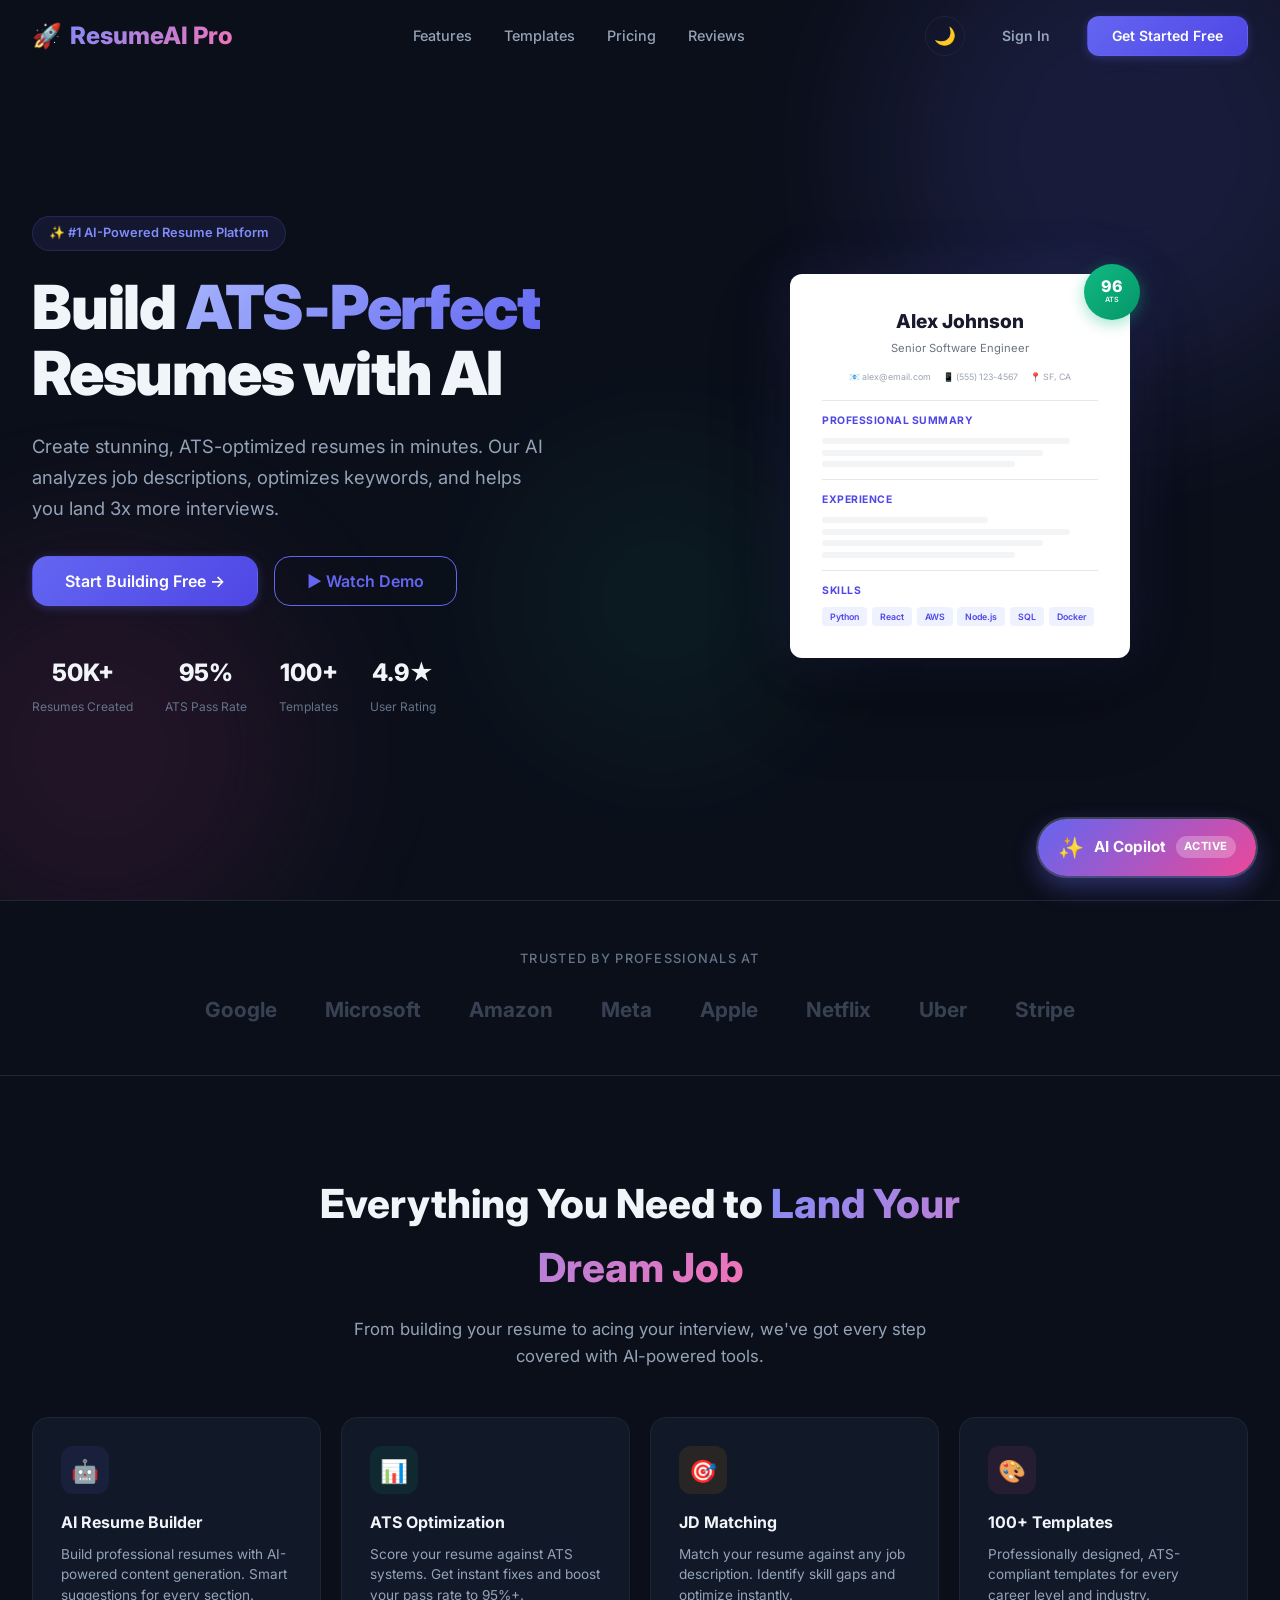
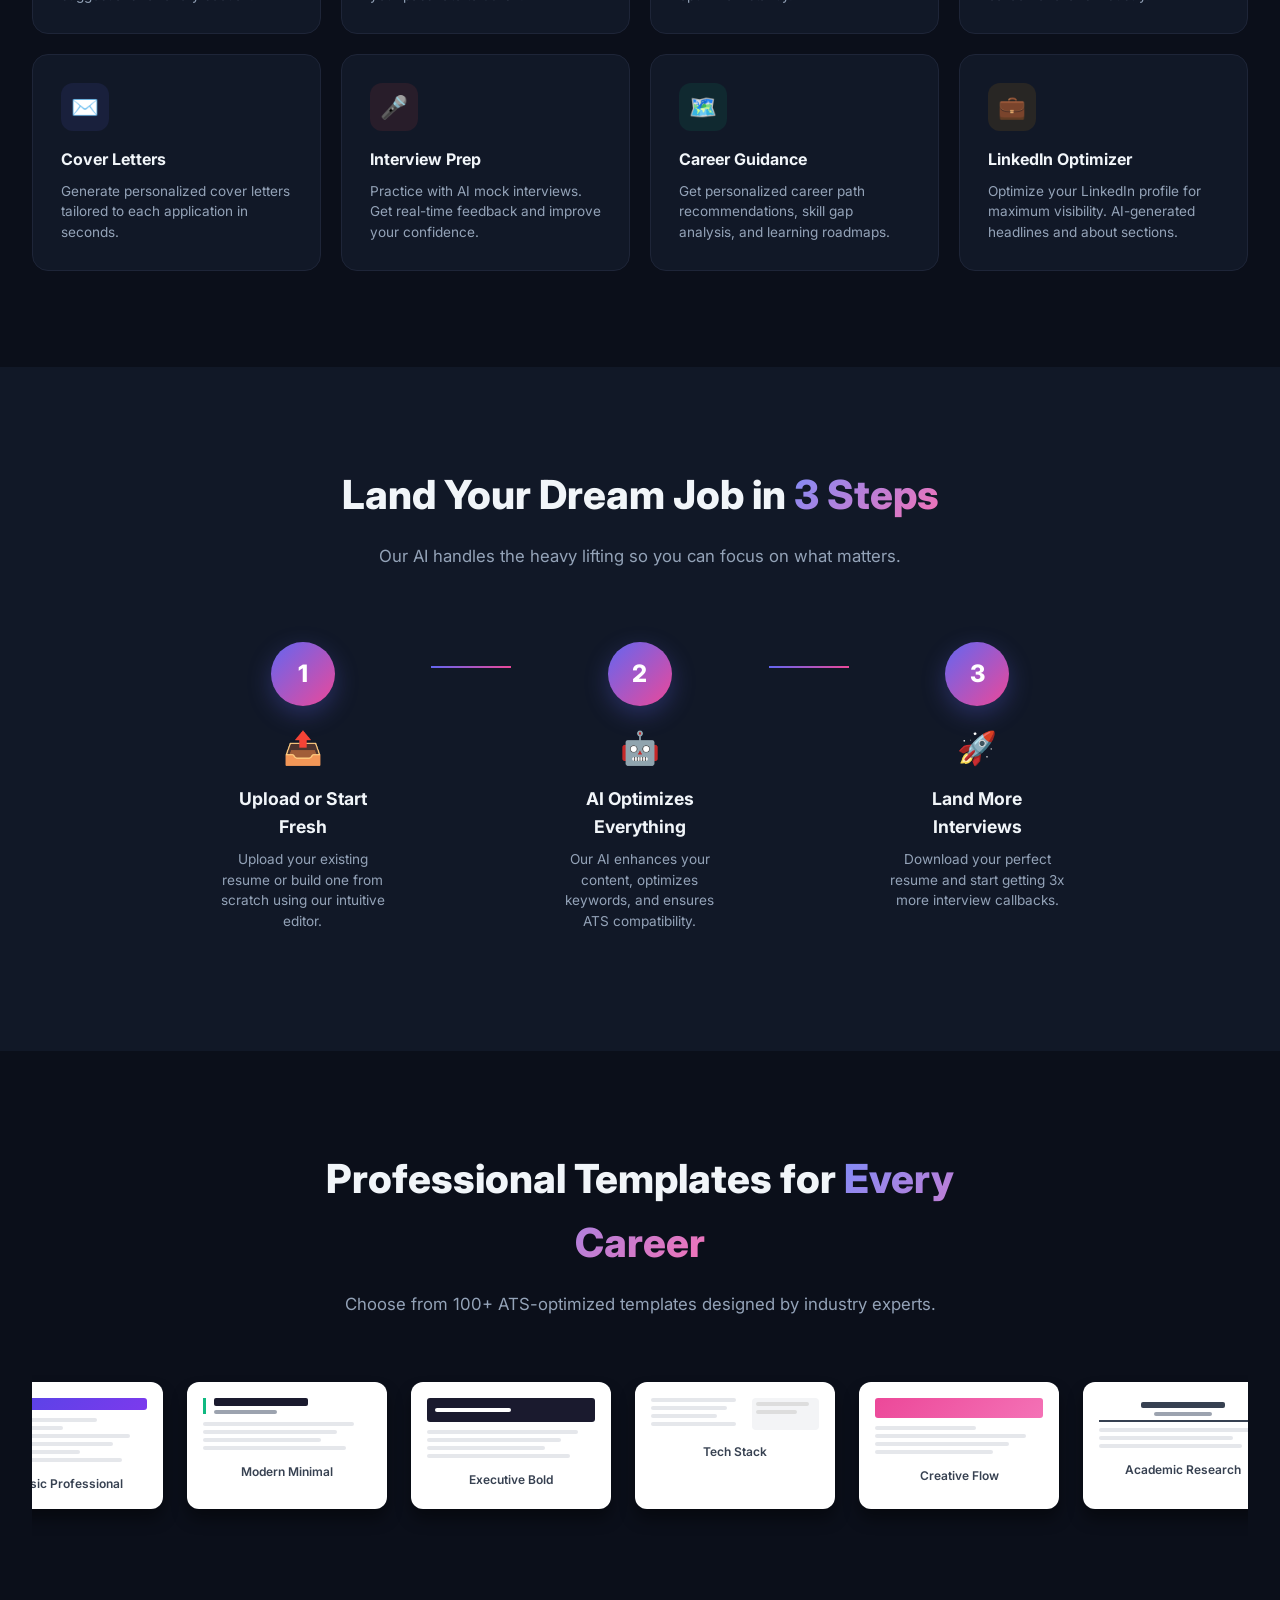
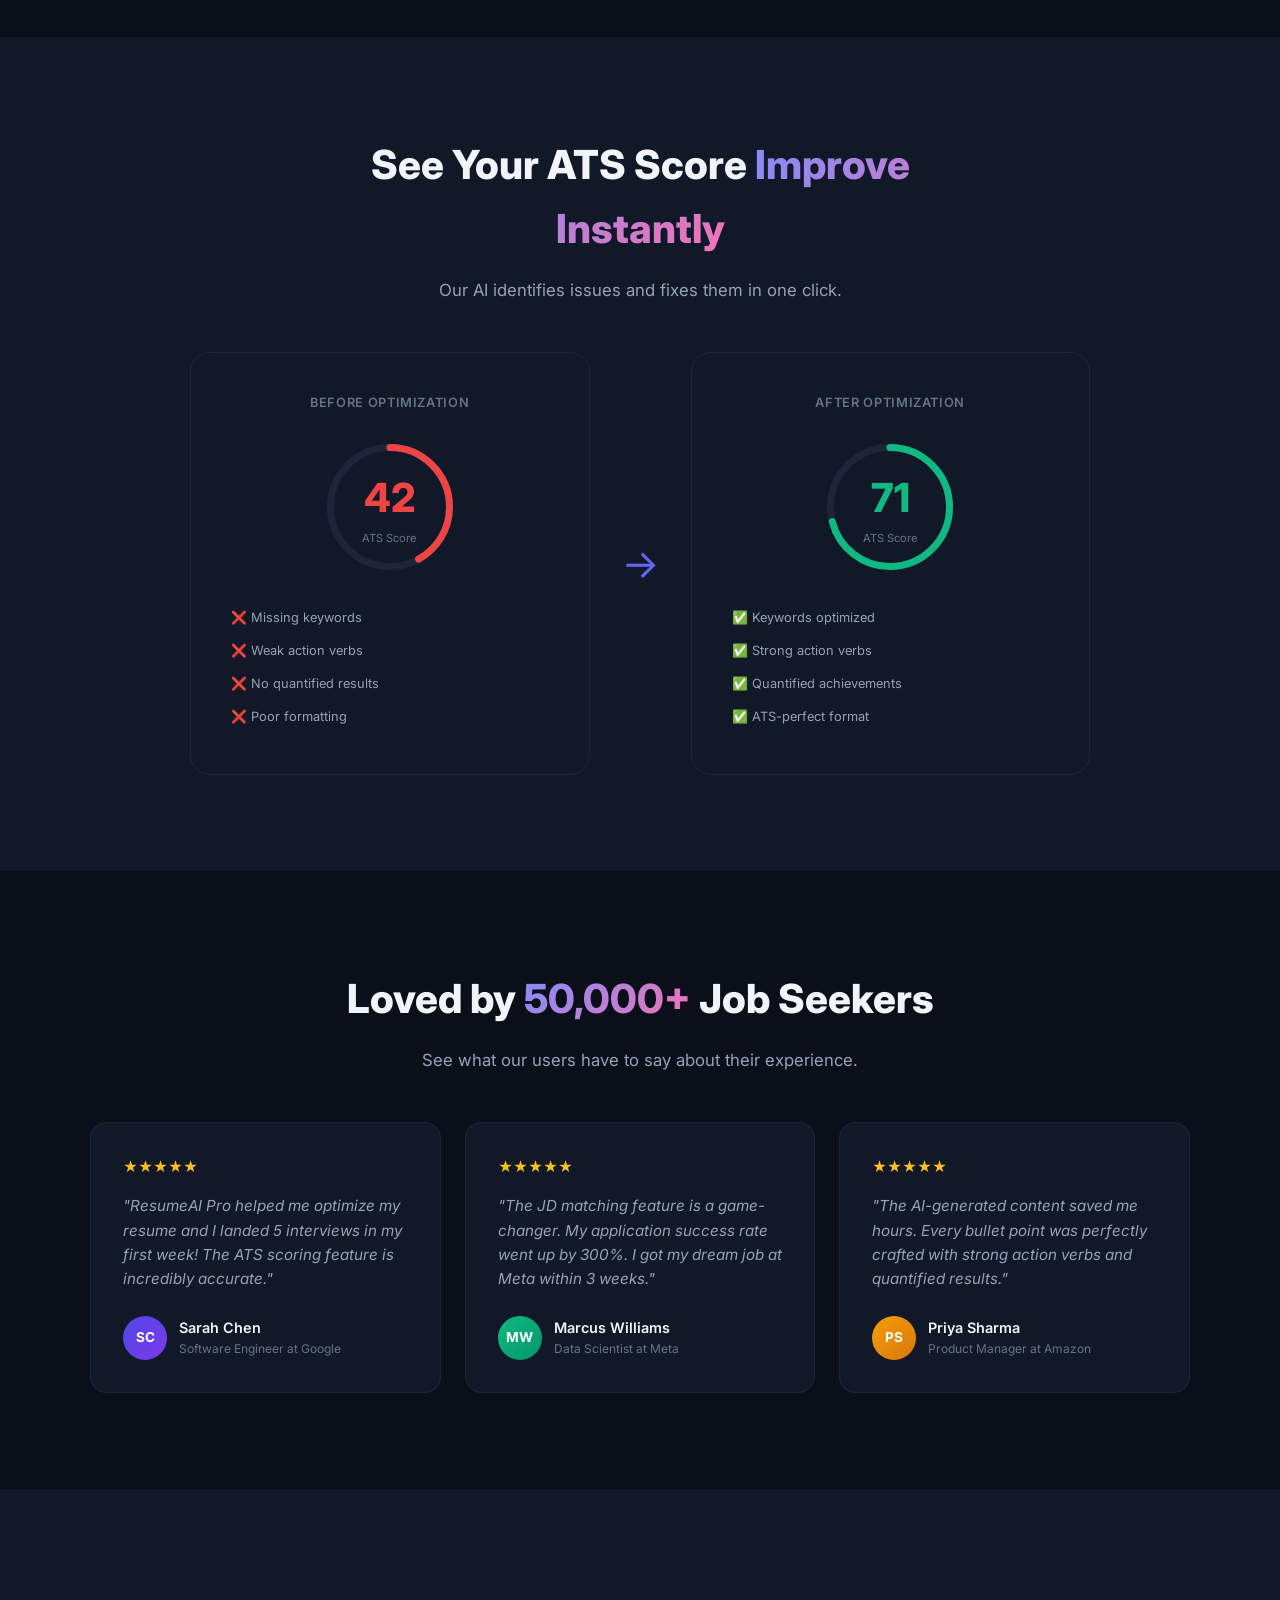
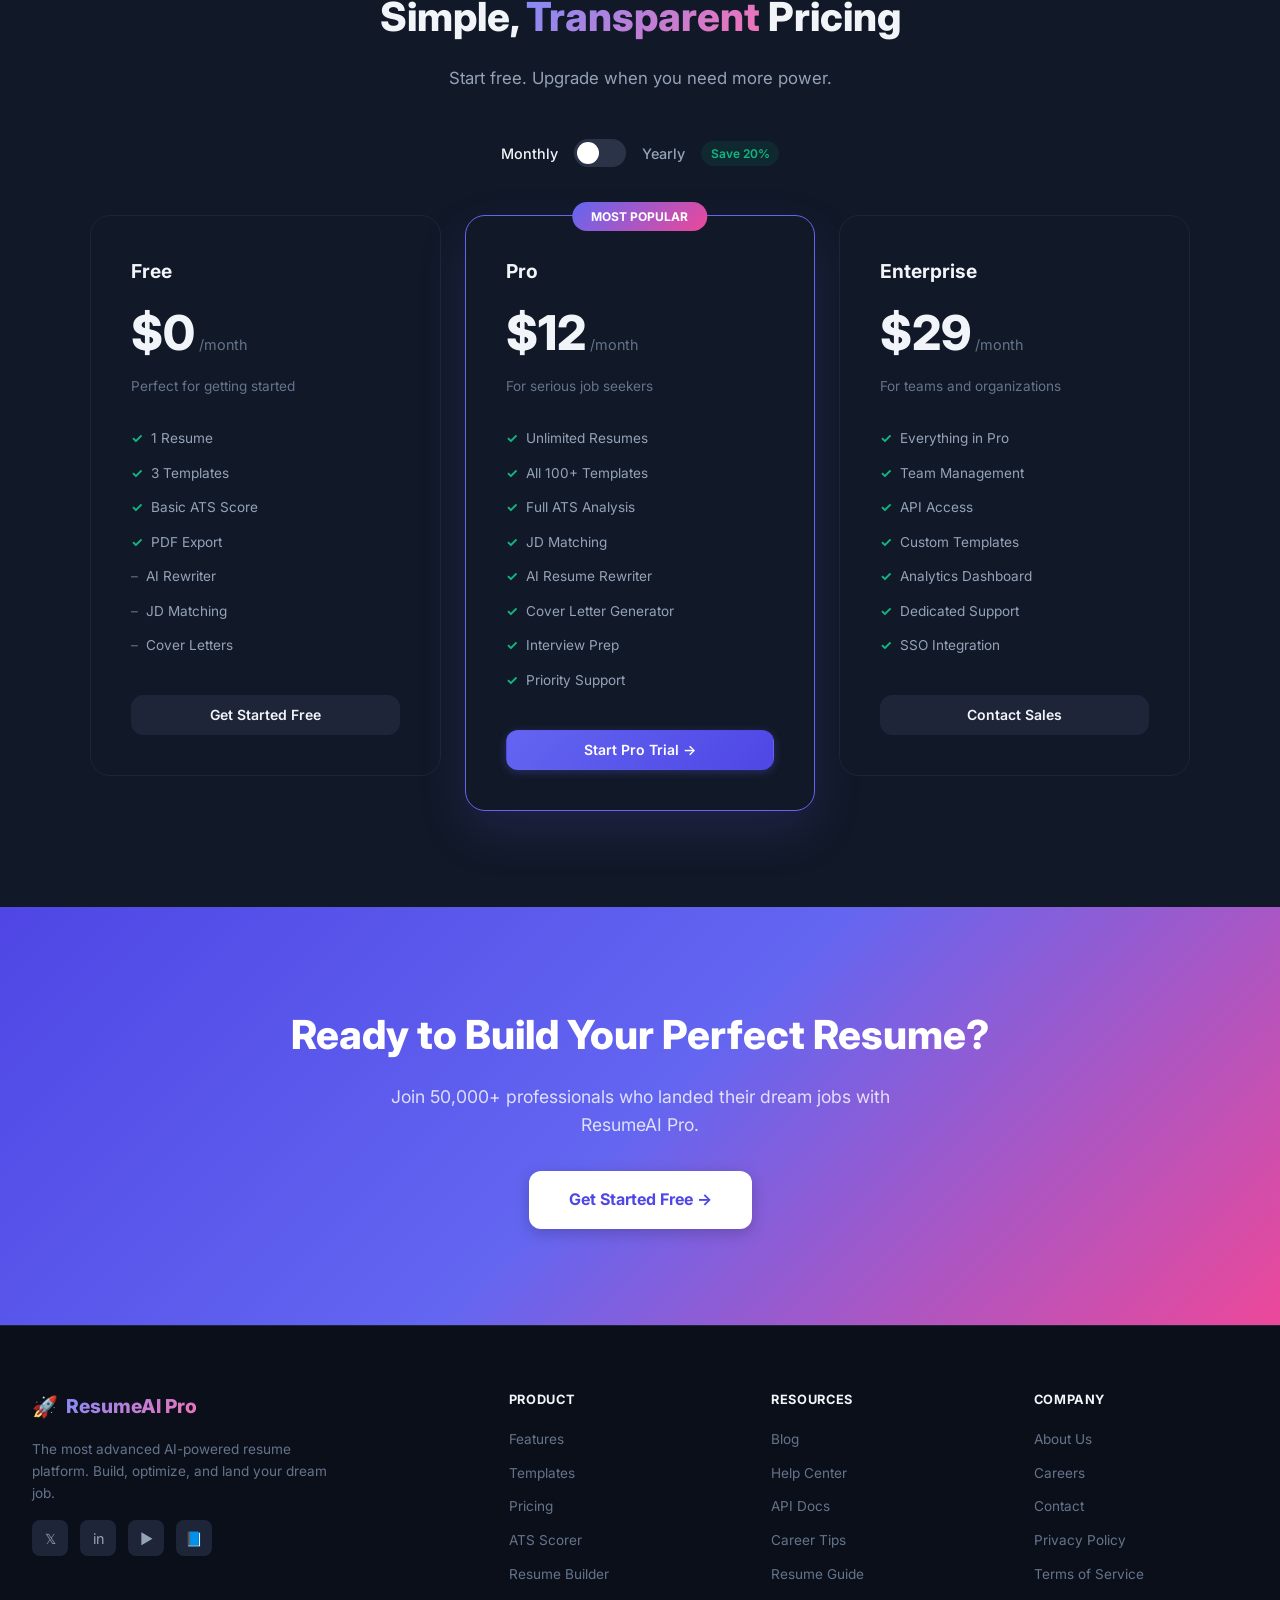
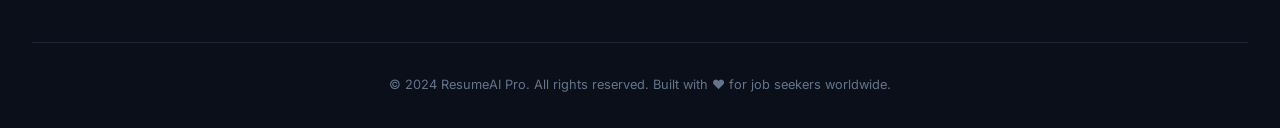
<file: index.html>
<!DOCTYPE html>
<html lang="en" data-theme="dark">
<head>
<meta charset="UTF-8">
<meta name="viewport" content="width=device-width, initial-scale=1.0">
<title>ResumeAI Pro – AI Resume Builder & ATS Optimization Platform</title>
<meta name="description" content="Build ATS-perfect resumes with AI. 100+ templates, ATS scoring, JD matching, and AI content generation.">
<link rel="stylesheet" href="css/main.css">
<link rel="stylesheet" href="css/ai-copilot.css">
<style>
/* ── Landing Page Specific Styles ── */
.landing-nav {
  position: fixed; top: 0; left: 0; right: 0; z-index: 1000;
  padding: 0 2rem; height: 72px;
  display: flex; align-items: center; justify-content: space-between;
  transition: all 0.3s ease;
}
.landing-nav.scrolled {
  background: var(--surface-glass); backdrop-filter: blur(20px); -webkit-backdrop-filter: blur(20px);
  border-bottom: 1px solid var(--border-primary); box-shadow: var(--shadow-sm);
}
.nav-logo { display: flex; align-items: center; gap: 0.5rem; font-size: 1.5rem; font-weight: 800; }
.nav-links { display: flex; align-items: center; gap: 2rem; }
.nav-links a { color: var(--text-secondary); font-weight: 500; font-size: 0.9rem; transition: color 0.2s; }
.nav-links a:hover { color: var(--text-primary); }
.nav-actions { display: flex; align-items: center; gap: 0.75rem; }
.theme-btn { background: none; border: 1px solid var(--border-primary); border-radius: 50%; width: 40px; height: 40px; cursor: pointer; font-size: 1.1rem; display: flex; align-items: center; justify-content: center; transition: all 0.2s; color: var(--text-secondary); }
.theme-btn:hover { border-color: var(--primary-400); color: var(--primary-400); }

/* Hero */
.hero { min-height: 100vh; display: flex; align-items: center; padding: 6rem 2rem 4rem; position: relative; overflow: hidden; }
.hero-content { max-width: 1280px; margin: 0 auto; display: grid; grid-template-columns: 1fr 1fr; gap: 4rem; align-items: center; width: 100%; }
.hero-text { z-index: 2; }
.hero-badge { display: inline-flex; align-items: center; gap: 0.5rem; padding: 0.4rem 1rem; background: rgba(99,102,241,0.1); border: 1px solid rgba(99,102,241,0.2); border-radius: 100px; font-size: 0.8rem; font-weight: 600; color: var(--primary-400); margin-bottom: 1.5rem; }
.hero-title { font-size: 3.8rem; font-weight: 900; line-height: 1.08; margin-bottom: 1.5rem; letter-spacing: -0.02em; }
.hero-subtitle { font-size: 1.15rem; color: var(--text-secondary); line-height: 1.7; max-width: 520px; margin-bottom: 2rem; }
.hero-btns { display: flex; gap: 1rem; flex-wrap: wrap; }
.hero-stats { display: flex; gap: 2rem; margin-top: 3rem; flex-wrap: wrap; }
.hero-stat { text-align: center; }
.hero-stat-value { font-size: 1.5rem; font-weight: 800; color: var(--text-primary); }
.hero-stat-label { font-size: 0.75rem; color: var(--text-tertiary); margin-top: 0.25rem; }

/* Floating Resume Mockup */
.hero-visual { position: relative; z-index: 2; display: flex; justify-content: center; }
.resume-float { width: 340px; background: white; border-radius: 12px; box-shadow: 0 40px 80px rgba(0,0,0,0.3), 0 0 60px rgba(99,102,241,0.15); padding: 2rem; animation: float 4s ease-in-out infinite; color: #1a1a2e; }
.rf-name { font-size: 1.2rem; font-weight: 800; text-align: center; color: #1a1a2e; }
.rf-title { font-size: 0.7rem; text-align: center; color: #6b7280; margin: 0.25rem 0 0.75rem; }
.rf-contact { display: flex; justify-content: center; gap: 0.75rem; font-size: 0.55rem; color: #9ca3af; margin-bottom: 1rem; }
.rf-divider { height: 1px; background: #e5e7eb; margin: 0.75rem 0; }
.rf-section-title { font-size: 0.65rem; font-weight: 700; text-transform: uppercase; color: #4f46e5; letter-spacing: 0.05em; margin-bottom: 0.5rem; }
.rf-line { height: 6px; background: #f3f4f6; border-radius: 3px; margin-bottom: 0.35rem; }
.rf-line.w-80 { width: 80%; } .rf-line.w-60 { width: 60%; } .rf-line.w-90 { width: 90%; } .rf-line.w-70 { width: 70%; } .rf-line.w-50 { width: 50%; }
.rf-skills { display: flex; flex-wrap: wrap; gap: 0.3rem; }
.rf-skill { padding: 0.15rem 0.5rem; background: #eef2ff; color: #4f46e5; border-radius: 4px; font-size: 0.55rem; font-weight: 600; }
.rf-score { position: absolute; top: -10px; right: -10px; width: 56px; height: 56px; background: linear-gradient(135deg, #10b981, #059669); border-radius: 50%; display: flex; align-items: center; justify-content: center; flex-direction: column; color: white; box-shadow: 0 4px 15px rgba(16,185,129,0.4); }
.rf-score-val { font-size: 1rem; font-weight: 800; line-height: 1; }
.rf-score-lbl { font-size: 0.45rem; font-weight: 600; opacity: 0.9; }

/* Orbs */
.orb { position: absolute; border-radius: 50%; filter: blur(80px); opacity: 0.5; pointer-events: none; }
.orb-1 { width: 500px; height: 500px; background: rgba(99,102,241,0.3); top: -100px; right: -100px; animation: orbFloat1 8s ease-in-out infinite; }
.orb-2 { width: 400px; height: 400px; background: rgba(236,72,153,0.2); bottom: -50px; left: -100px; animation: orbFloat2 10s ease-in-out infinite; }
.orb-3 { width: 300px; height: 300px; background: rgba(16,185,129,0.15); top: 50%; left: 40%; animation: orbFloat1 12s ease-in-out infinite reverse; }
@keyframes orbFloat1 { 0%,100% { transform: translate(0,0); } 50% { transform: translate(30px,-30px); } }
@keyframes orbFloat2 { 0%,100% { transform: translate(0,0); } 50% { transform: translate(-20px,20px); } }

/* Trusted */
.trusted { padding: 3rem 2rem; border-top: 1px solid var(--border-primary); border-bottom: 1px solid var(--border-primary); }
.trusted-inner { max-width: 1280px; margin: 0 auto; text-align: center; }
.trusted-label { font-size: 0.8rem; font-weight: 500; color: var(--text-tertiary); text-transform: uppercase; letter-spacing: 0.1em; margin-bottom: 1.5rem; }
.trusted-logos { display: flex; justify-content: center; gap: 3rem; flex-wrap: wrap; align-items: center; }
.trusted-logo { font-size: 1.3rem; font-weight: 700; color: var(--text-tertiary); opacity: 0.5; transition: opacity 0.3s; }
.trusted-logo:hover { opacity: 0.8; }

/* Features */
.features { padding: 6rem 2rem; }
.section-header { text-align: center; max-width: 640px; margin: 0 auto 3rem; }
.section-title { font-size: 2.5rem; font-weight: 800; margin-bottom: 1rem; }
.section-subtitle { color: var(--text-secondary); font-size: 1.05rem; line-height: 1.6; }
.features-grid { display: grid; grid-template-columns: repeat(4, 1fr); gap: 1.25rem; max-width: 1280px; margin: 0 auto; }
.feature-card { background: var(--surface-card); border: 1px solid var(--border-primary); border-radius: 16px; padding: 1.75rem; transition: all 0.3s; position: relative; overflow: hidden; }
.feature-card::before { content:''; position: absolute; inset: 0; border-radius: 16px; padding: 1px; background: linear-gradient(135deg, transparent 40%, var(--primary-500), var(--accent-500)); mask: linear-gradient(#fff 0 0) content-box, linear-gradient(#fff 0 0); -webkit-mask-composite: xor; mask-composite: exclude; opacity: 0; transition: opacity 0.3s; pointer-events: none; }
.feature-card:hover { transform: translateY(-4px); box-shadow: var(--shadow-xl); }
.feature-card:hover::before { opacity: 1; }
.feature-icon { width: 48px; height: 48px; border-radius: 12px; display: flex; align-items: center; justify-content: center; font-size: 1.4rem; margin-bottom: 1rem; }
.fi-1 { background: rgba(99,102,241,0.1); } .fi-2 { background: rgba(16,185,129,0.1); }
.fi-3 { background: rgba(245,158,11,0.1); } .fi-4 { background: rgba(236,72,153,0.1); }
.fi-5 { background: rgba(99,102,241,0.1); } .fi-6 { background: rgba(239,68,68,0.1); }
.fi-7 { background: rgba(16,185,129,0.1); } .fi-8 { background: rgba(245,158,11,0.1); }
.feature-title { font-size: 1rem; font-weight: 700; margin-bottom: 0.5rem; }
.feature-desc { font-size: 0.85rem; color: var(--text-secondary); line-height: 1.5; }

/* How It Works */
.how-it-works { padding: 6rem 2rem; background: var(--bg-secondary); }
.steps-row { display: flex; align-items: flex-start; justify-content: center; gap: 1rem; max-width: 900px; margin: 0 auto; }
.step-card { text-align: center; flex: 1; padding: 1.5rem; }
.step-num { width: 64px; height: 64px; border-radius: 50%; background: linear-gradient(135deg, var(--primary-500), var(--accent-500)); display: flex; align-items: center; justify-content: center; font-size: 1.5rem; font-weight: 800; color: white; margin: 0 auto 1rem; box-shadow: 0 8px 25px rgba(99,102,241,0.3); }
.step-title { font-size: 1.1rem; font-weight: 700; margin-bottom: 0.5rem; }
.step-desc { font-size: 0.85rem; color: var(--text-secondary); line-height: 1.5; }
.step-connector { width: 80px; height: 2px; background: linear-gradient(90deg, var(--primary-500), var(--accent-500)); margin-top: 3rem; flex-shrink: 0; }

/* Templates Showcase */
.template-showcase { padding: 6rem 2rem; overflow: hidden; }
.template-scroll { display: flex; gap: 1.5rem; overflow-x: auto; padding: 1rem 0 2rem; scroll-behavior: smooth; -ms-overflow-style: none; scrollbar-width: none; }
.template-scroll::-webkit-scrollbar { display: none; }
.template-card-preview { min-width: 200px; background: white; border-radius: 12px; padding: 1rem; box-shadow: var(--shadow-lg); transition: transform 0.3s; cursor: pointer; }
.template-card-preview:hover { transform: translateY(-4px) scale(1.02); }
.tcp-header { height: 12px; border-radius: 3px; margin-bottom: 0.5rem; }
.tcp-line { height: 4px; background: #e5e7eb; border-radius: 2px; margin-bottom: 0.25rem; }
.tcp-name { font-size: 0.75rem; font-weight: 600; color: #374151; text-align: center; margin-top: 0.75rem; }

/* ATS Demo */
.ats-demo { padding: 6rem 2rem; background: var(--bg-secondary); }
.ats-comparison { display: grid; grid-template-columns: 1fr auto 1fr; gap: 2rem; align-items: center; max-width: 900px; margin: 0 auto; }
.ats-card { background: var(--surface-card); border: 1px solid var(--border-primary); border-radius: 20px; padding: 2.5rem; text-align: center; }
.ats-card-label { font-size: 0.8rem; font-weight: 600; text-transform: uppercase; letter-spacing: 0.05em; margin-bottom: 1.5rem; color: var(--text-tertiary); }
.ats-gauge { position: relative; width: 140px; height: 140px; margin: 0 auto 1.5rem; }
.ats-gauge svg { width: 100%; height: 100%; transform: rotate(-90deg); }
.ats-gauge .bg { fill: none; stroke: var(--bg-tertiary); stroke-width: 8; }
.ats-gauge .fg { fill: none; stroke-width: 8; stroke-linecap: round; transition: stroke-dashoffset 2s ease-out; }
.ats-gauge-text { position: absolute; inset: 0; display: flex; align-items: center; justify-content: center; flex-direction: column; }
.ats-gauge-val { font-size: 2.5rem; font-weight: 800; }
.ats-gauge-lbl { font-size: 0.7rem; color: var(--text-tertiary); }
.ats-issues { text-align: left; margin-top: 1rem; }
.ats-issue { display: flex; align-items: center; gap: 0.5rem; font-size: 0.8rem; padding: 0.4rem 0; color: var(--text-secondary); }
.ats-arrow { font-size: 2.5rem; color: var(--primary-500); animation: pulse 2s infinite; }

/* Testimonials */
.testimonials { padding: 6rem 2rem; }
.testimonial-grid { display: grid; grid-template-columns: repeat(3, 1fr); gap: 1.5rem; max-width: 1100px; margin: 0 auto; }
.testimonial-card { background: var(--surface-card); border: 1px solid var(--border-primary); border-radius: 16px; padding: 2rem; transition: all 0.3s; }
.testimonial-card:hover { transform: translateY(-2px); box-shadow: var(--shadow-lg); }
.tc-stars { color: #fbbf24; font-size: 0.9rem; margin-bottom: 1rem; }
.tc-quote { font-size: 0.95rem; color: var(--text-secondary); line-height: 1.6; margin-bottom: 1.5rem; font-style: italic; }
.tc-author { display: flex; align-items: center; gap: 0.75rem; }
.tc-avatar { width: 44px; height: 44px; border-radius: 50%; display: flex; align-items: center; justify-content: center; color: white; font-weight: 700; font-size: 0.85rem; flex-shrink: 0; }
.tc-name { font-weight: 600; font-size: 0.9rem; }
.tc-role { font-size: 0.75rem; color: var(--text-tertiary); }

/* Pricing */
.pricing { padding: 6rem 2rem; background: var(--bg-secondary); }
.pricing-toggle { display: flex; align-items: center; justify-content: center; gap: 1rem; margin-bottom: 3rem; }
.pricing-toggle-label { font-size: 0.9rem; font-weight: 500; color: var(--text-secondary); }
.pricing-toggle-label.active { color: var(--text-primary); }
.toggle-switch { width: 52px; height: 28px; background: var(--bg-active); border-radius: 14px; cursor: pointer; position: relative; transition: background 0.3s; }
.toggle-switch.active { background: var(--primary-500); }
.toggle-switch::after { content: ''; position: absolute; top: 3px; left: 3px; width: 22px; height: 22px; border-radius: 50%; background: white; transition: transform 0.3s; }
.toggle-switch.active::after { transform: translateX(24px); }
.pricing-save { font-size: 0.75rem; font-weight: 600; color: var(--success-500); background: var(--success-50); padding: 0.2rem 0.6rem; border-radius: 100px; }
[data-theme="dark"] .pricing-save { background: rgba(16,185,129,0.1); }
.pricing-grid { display: grid; grid-template-columns: repeat(3, 1fr); gap: 1.5rem; max-width: 1100px; margin: 0 auto; align-items: start; }
.pricing-card { background: var(--surface-card); border: 1px solid var(--border-primary); border-radius: 20px; padding: 2.5rem; transition: all 0.3s; position: relative; }
.pricing-card.popular { border-color: var(--primary-500); transform: scale(1.05); box-shadow: 0 20px 50px rgba(99,102,241,0.15); }
.pricing-card.popular .popular-badge { position: absolute; top: -14px; left: 50%; transform: translateX(-50%); background: linear-gradient(135deg, var(--primary-500), var(--accent-500)); color: white; padding: 0.3rem 1.2rem; border-radius: 100px; font-size: 0.75rem; font-weight: 700; }
.pc-name { font-size: 1.2rem; font-weight: 700; margin-bottom: 0.5rem; }
.pc-price { display: flex; align-items: baseline; gap: 0.25rem; margin-bottom: 0.25rem; }
.pc-amount { font-size: 3rem; font-weight: 800; }
.pc-period { color: var(--text-tertiary); font-size: 0.9rem; }
.pc-desc { font-size: 0.85rem; color: var(--text-tertiary); margin-bottom: 1.5rem; }
.pc-features { list-style: none; margin-bottom: 2rem; }
.pc-features li { display: flex; align-items: center; gap: 0.5rem; font-size: 0.85rem; padding: 0.4rem 0; color: var(--text-secondary); }
.pc-features .check { color: var(--success-500); font-weight: bold; }
.pc-features .cross { color: var(--text-tertiary); }

/* CTA */
.cta-section { padding: 6rem 2rem; background: linear-gradient(135deg, var(--primary-600), var(--primary-500), var(--accent-500)); text-align: center; }
.cta-title { font-size: 2.5rem; font-weight: 800; color: white; margin-bottom: 1rem; }
.cta-subtitle { font-size: 1.1rem; color: rgba(255,255,255,0.8); margin-bottom: 2rem; max-width: 500px; margin-left: auto; margin-right: auto; }
.cta-btn { padding: 1rem 2.5rem; background: white; color: var(--primary-600); border: none; border-radius: 12px; font-size: 1rem; font-weight: 700; cursor: pointer; transition: all 0.2s; box-shadow: 0 4px 15px rgba(0,0,0,0.2); }
.cta-btn:hover { transform: translateY(-2px); box-shadow: 0 8px 25px rgba(0,0,0,0.3); }

/* Footer */
.landing-footer { padding: 4rem 2rem 2rem; border-top: 1px solid var(--border-primary); }
.footer-grid { display: grid; grid-template-columns: 2fr 1fr 1fr 1fr; gap: 3rem; max-width: 1280px; margin: 0 auto; }
.footer-brand-desc { font-size: 0.85rem; color: var(--text-tertiary); line-height: 1.6; margin: 1rem 0; max-width: 300px; }
.footer-socials { display: flex; gap: 0.75rem; }
.footer-social { width: 36px; height: 36px; border-radius: 8px; background: var(--bg-tertiary); display: flex; align-items: center; justify-content: center; color: var(--text-secondary); transition: all 0.2s; cursor: pointer; font-size: 0.9rem; }
.footer-social:hover { background: var(--primary-500); color: white; }
.footer-col-title { font-size: 0.8rem; font-weight: 700; text-transform: uppercase; letter-spacing: 0.05em; margin-bottom: 1rem; color: var(--text-primary); }
.footer-links { list-style: none; }
.footer-links li { margin-bottom: 0.5rem; }
.footer-links a { font-size: 0.85rem; color: var(--text-tertiary); transition: color 0.2s; }
.footer-links a:hover { color: var(--primary-400); }
.footer-bottom { text-align: center; padding: 2rem 0 0; margin-top: 3rem; border-top: 1px solid var(--border-primary); font-size: 0.8rem; color: var(--text-tertiary); }

/* Reveal animation */
.reveal { opacity: 0; transform: translateY(30px); transition: all 0.8s cubic-bezier(0.4, 0, 0.2, 1); }
.reveal.visible { opacity: 1; transform: translateY(0); }

/* Mobile */
@media (max-width: 1024px) {
  .hero-content { grid-template-columns: 1fr; text-align: center; }
  .hero-subtitle { margin: 0 auto 2rem; }
  .hero-btns { justify-content: center; }
  .hero-stats { justify-content: center; }
  .hero-visual { margin-top: 2rem; }
  .features-grid { grid-template-columns: repeat(2, 1fr); }
  .testimonial-grid, .pricing-grid { grid-template-columns: 1fr; max-width: 500px; }
  .pricing-card.popular { transform: none; }
  .ats-comparison { grid-template-columns: 1fr; }
  .ats-arrow { transform: rotate(90deg); }
  .footer-grid { grid-template-columns: 1fr 1fr; }
}
@media (max-width: 768px) {
  .hero-title { font-size: 2.4rem; }
  .section-title { font-size: 1.8rem; }
  .nav-links { display: none; }
  .features-grid { grid-template-columns: 1fr; }
  .steps-row { flex-direction: column; align-items: center; }
  .step-connector { width: 2px; height: 40px; }
  .footer-grid { grid-template-columns: 1fr; }
  .resume-float { width: 280px; padding: 1.5rem; }
}
</style>
</head>
<body>

<!-- Navigation -->
<nav class="landing-nav" id="navbar">
  <div class="nav-logo">
    <span style="font-size:1.5rem">🚀</span>
    <span class="text-gradient">ResumeAI Pro</span>
  </div>
  <div class="nav-links">
    <a href="#features">Features</a>
    <a href="#templates-section">Templates</a>
    <a href="#pricing">Pricing</a>
    <a href="#reviews">Reviews</a>
  </div>
  <div class="nav-actions">
    <button class="theme-btn" id="themeToggle" onclick="toggleTheme()">🌙</button>
    <a href="dashboard.html" class="btn btn-ghost">Sign In</a>
    <a href="builder.html" class="btn btn-primary">Get Started Free</a>
  </div>
</nav>

<!-- Hero -->
<section class="hero">
  <div class="orb orb-1"></div>
  <div class="orb orb-2"></div>
  <div class="orb orb-3"></div>
  <div class="hero-content">
    <div class="hero-text">
      <div class="hero-badge">✨ #1 AI-Powered Resume Platform</div>
      <h1 class="hero-title">Build <span class="text-gradient-hero">ATS-Perfect</span> Resumes with AI</h1>
      <p class="hero-subtitle">Create stunning, ATS-optimized resumes in minutes. Our AI analyzes job descriptions, optimizes keywords, and helps you land 3x more interviews.</p>
      <div class="hero-btns">
        <a href="builder.html" class="btn btn-primary btn-lg">Start Building Free →</a>
        <button class="btn btn-outline btn-lg" onclick="document.getElementById('ats-demo').scrollIntoView({behavior:'smooth'})">▶ Watch Demo</button>
      </div>
      <div class="hero-stats">
        <div class="hero-stat"><div class="hero-stat-value">50K+</div><div class="hero-stat-label">Resumes Created</div></div>
        <div class="hero-stat"><div class="hero-stat-value">95%</div><div class="hero-stat-label">ATS Pass Rate</div></div>
        <div class="hero-stat"><div class="hero-stat-value">100+</div><div class="hero-stat-label">Templates</div></div>
        <div class="hero-stat"><div class="hero-stat-value">4.9★</div><div class="hero-stat-label">User Rating</div></div>
      </div>
    </div>
    <div class="hero-visual">
      <div class="resume-float" style="position:relative;">
        <div class="rf-score"><div class="rf-score-val">96</div><div class="rf-score-lbl">ATS</div></div>
        <div class="rf-name">Alex Johnson</div>
        <div class="rf-title">Senior Software Engineer</div>
        <div class="rf-contact"><span>📧 alex@email.com</span><span>📱 (555) 123-4567</span><span>📍 SF, CA</span></div>
        <div class="rf-divider"></div>
        <div class="rf-section-title">Professional Summary</div>
        <div class="rf-line w-90"></div><div class="rf-line w-80"></div><div class="rf-line w-70"></div>
        <div class="rf-divider"></div>
        <div class="rf-section-title">Experience</div>
        <div class="rf-line w-60"></div><div class="rf-line w-90"></div><div class="rf-line w-80"></div><div class="rf-line w-70"></div>
        <div class="rf-divider"></div>
        <div class="rf-section-title">Skills</div>
        <div class="rf-skills">
          <span class="rf-skill">Python</span><span class="rf-skill">React</span><span class="rf-skill">AWS</span><span class="rf-skill">Node.js</span><span class="rf-skill">SQL</span><span class="rf-skill">Docker</span>
        </div>
      </div>
    </div>
  </div>
</section>

<!-- Trusted By -->
<section class="trusted">
  <div class="trusted-inner">
    <div class="trusted-label">Trusted by professionals at</div>
    <div class="trusted-logos">
      <span class="trusted-logo">Google</span>
      <span class="trusted-logo">Microsoft</span>
      <span class="trusted-logo">Amazon</span>
      <span class="trusted-logo">Meta</span>
      <span class="trusted-logo">Apple</span>
      <span class="trusted-logo">Netflix</span>
      <span class="trusted-logo">Uber</span>
      <span class="trusted-logo">Stripe</span>
    </div>
  </div>
</section>

<!-- Features -->
<section class="features" id="features">
  <div class="section-header reveal">
    <h2 class="section-title">Everything You Need to <span class="text-gradient">Land Your Dream Job</span></h2>
    <p class="section-subtitle">From building your resume to acing your interview, we've got every step covered with AI-powered tools.</p>
  </div>
  <div class="features-grid">
    <div class="feature-card reveal">
      <div class="feature-icon fi-1">🤖</div>
      <div class="feature-title">AI Resume Builder</div>
      <div class="feature-desc">Build professional resumes with AI-powered content generation. Smart suggestions for every section.</div>
    </div>
    <div class="feature-card reveal">
      <div class="feature-icon fi-2">📊</div>
      <div class="feature-title">ATS Optimization</div>
      <div class="feature-desc">Score your resume against ATS systems. Get instant fixes and boost your pass rate to 95%+.</div>
    </div>
    <div class="feature-card reveal">
      <div class="feature-icon fi-3">🎯</div>
      <div class="feature-title">JD Matching</div>
      <div class="feature-desc">Match your resume against any job description. Identify skill gaps and optimize instantly.</div>
    </div>
    <div class="feature-card reveal">
      <div class="feature-icon fi-4">🎨</div>
      <div class="feature-title">100+ Templates</div>
      <div class="feature-desc">Professionally designed, ATS-compliant templates for every career level and industry.</div>
    </div>
    <div class="feature-card reveal">
      <div class="feature-icon fi-5">✉️</div>
      <div class="feature-title">Cover Letters</div>
      <div class="feature-desc">Generate personalized cover letters tailored to each application in seconds.</div>
    </div>
    <div class="feature-card reveal">
      <div class="feature-icon fi-6">🎤</div>
      <div class="feature-title">Interview Prep</div>
      <div class="feature-desc">Practice with AI mock interviews. Get real-time feedback and improve your confidence.</div>
    </div>
    <div class="feature-card reveal">
      <div class="feature-icon fi-7">🗺️</div>
      <div class="feature-title">Career Guidance</div>
      <div class="feature-desc">Get personalized career path recommendations, skill gap analysis, and learning roadmaps.</div>
    </div>
    <div class="feature-card reveal">
      <div class="feature-icon fi-8">💼</div>
      <div class="feature-title">LinkedIn Optimizer</div>
      <div class="feature-desc">Optimize your LinkedIn profile for maximum visibility. AI-generated headlines and about sections.</div>
    </div>
  </div>
</section>

<!-- How It Works -->
<section class="how-it-works">
  <div class="section-header reveal">
    <h2 class="section-title">Land Your Dream Job in <span class="text-gradient">3 Steps</span></h2>
    <p class="section-subtitle">Our AI handles the heavy lifting so you can focus on what matters.</p>
  </div>
  <div class="steps-row reveal">
    <div class="step-card">
      <div class="step-num">1</div>
      <div style="font-size:2rem;margin-bottom:0.75rem">📤</div>
      <div class="step-title">Upload or Start Fresh</div>
      <div class="step-desc">Upload your existing resume or build one from scratch using our intuitive editor.</div>
    </div>
    <div class="step-connector"></div>
    <div class="step-card">
      <div class="step-num">2</div>
      <div style="font-size:2rem;margin-bottom:0.75rem">🤖</div>
      <div class="step-title">AI Optimizes Everything</div>
      <div class="step-desc">Our AI enhances your content, optimizes keywords, and ensures ATS compatibility.</div>
    </div>
    <div class="step-connector"></div>
    <div class="step-card">
      <div class="step-num">3</div>
      <div style="font-size:2rem;margin-bottom:0.75rem">🚀</div>
      <div class="step-title">Land More Interviews</div>
      <div class="step-desc">Download your perfect resume and start getting 3x more interview callbacks.</div>
    </div>
  </div>
</section>

<!-- Template Showcase -->
<section class="template-showcase" id="templates-section">
  <div class="section-header reveal">
    <h2 class="section-title">Professional Templates for <span class="text-gradient">Every Career</span></h2>
    <p class="section-subtitle">Choose from 100+ ATS-optimized templates designed by industry experts.</p>
  </div>
  <div class="template-scroll" id="templateScroll">
    <div class="template-card-preview"><div class="tcp-header" style="background:linear-gradient(135deg,#4f46e5,#7c3aed)"></div><div class="tcp-line" style="width:70%"></div><div class="tcp-line" style="width:50%"></div><div class="tcp-line" style="width:90%"></div><div class="tcp-line" style="width:80%"></div><div class="tcp-line" style="width:60%"></div><div class="tcp-line" style="width:85%"></div><div class="tcp-name">Classic Professional</div></div>
    <div class="template-card-preview"><div style="border-left:3px solid #10b981;padding-left:8px"><div class="tcp-line" style="width:60%;height:8px;background:#1a1a2e"></div><div class="tcp-line" style="width:40%;background:#9ca3af"></div></div><div class="tcp-line" style="width:90%;margin-top:8px"></div><div class="tcp-line" style="width:80%"></div><div class="tcp-line" style="width:70%"></div><div class="tcp-line" style="width:85%"></div><div class="tcp-name">Modern Minimal</div></div>
    <div class="template-card-preview"><div class="tcp-header" style="background:#1a1a2e;height:24px;display:flex;align-items:center;padding:0 8px"><div style="height:4px;width:50%;background:white;border-radius:2px"></div></div><div class="tcp-line" style="width:90%;margin-top:6px"></div><div class="tcp-line" style="width:80%"></div><div class="tcp-line" style="width:70%"></div><div class="tcp-line" style="width:85%"></div><div class="tcp-name">Executive Bold</div></div>
    <div class="template-card-preview"><div style="display:flex;gap:6px"><div style="flex:1"><div class="tcp-line" style="width:90%"></div><div class="tcp-line" style="width:80%"></div><div class="tcp-line" style="width:70%"></div><div class="tcp-line" style="width:90%"></div></div><div style="width:40%;background:#f3f4f6;border-radius:4px;padding:4px"><div class="tcp-line" style="width:90%;background:#ddd"></div><div class="tcp-line" style="width:70%;background:#ddd"></div></div></div><div class="tcp-name">Tech Stack</div></div>
    <div class="template-card-preview"><div class="tcp-header" style="background:linear-gradient(135deg,#ec4899,#f472b6);height:20px"></div><div class="tcp-line" style="width:60%;margin-top:6px"></div><div class="tcp-line" style="width:90%"></div><div class="tcp-line" style="width:80%"></div><div class="tcp-line" style="width:70%"></div><div class="tcp-name">Creative Flow</div></div>
    <div class="template-card-preview"><div style="text-align:center;padding:4px 0;border-bottom:2px solid #374151"><div class="tcp-line" style="width:50%;height:6px;background:#374151;margin:0 auto"></div><div class="tcp-line" style="width:35%;background:#9ca3af;margin:4px auto 0"></div></div><div class="tcp-line" style="width:90%;margin-top:6px"></div><div class="tcp-line" style="width:80%"></div><div class="tcp-line" style="width:85%"></div><div class="tcp-name">Academic Research</div></div>
  </div>
</section>

<!-- ATS Score Demo -->
<section class="ats-demo" id="ats-demo">
  <div class="section-header reveal">
    <h2 class="section-title">See Your ATS Score <span class="text-gradient">Improve Instantly</span></h2>
    <p class="section-subtitle">Our AI identifies issues and fixes them in one click.</p>
  </div>
  <div class="ats-comparison reveal">
    <div class="ats-card">
      <div class="ats-card-label">Before Optimization</div>
      <div class="ats-gauge">
        <svg viewBox="0 0 160 160"><circle class="bg" cx="80" cy="80" r="68"/><circle class="fg" cx="80" cy="80" r="68" stroke="#ef4444" stroke-dasharray="427" id="beforeGauge" stroke-dashoffset="427"/></svg>
        <div class="ats-gauge-text"><div class="ats-gauge-val" style="color:#ef4444" id="beforeScore">0</div><div class="ats-gauge-lbl">ATS Score</div></div>
      </div>
      <div class="ats-issues">
        <div class="ats-issue">❌ Missing keywords</div>
        <div class="ats-issue">❌ Weak action verbs</div>
        <div class="ats-issue">❌ No quantified results</div>
        <div class="ats-issue">❌ Poor formatting</div>
      </div>
    </div>
    <div class="ats-arrow">→</div>
    <div class="ats-card">
      <div class="ats-card-label">After Optimization</div>
      <div class="ats-gauge">
        <svg viewBox="0 0 160 160"><circle class="bg" cx="80" cy="80" r="68"/><circle class="fg" cx="80" cy="80" r="68" stroke="#10b981" stroke-dasharray="427" id="afterGauge" stroke-dashoffset="427"/></svg>
        <div class="ats-gauge-text"><div class="ats-gauge-val" style="color:#10b981" id="afterScore">0</div><div class="ats-gauge-lbl">ATS Score</div></div>
      </div>
      <div class="ats-issues">
        <div class="ats-issue">✅ Keywords optimized</div>
        <div class="ats-issue">✅ Strong action verbs</div>
        <div class="ats-issue">✅ Quantified achievements</div>
        <div class="ats-issue">✅ ATS-perfect format</div>
      </div>
    </div>
  </div>
</section>

<!-- Testimonials -->
<section class="testimonials" id="reviews">
  <div class="section-header reveal">
    <h2 class="section-title">Loved by <span class="text-gradient">50,000+</span> Job Seekers</h2>
    <p class="section-subtitle">See what our users have to say about their experience.</p>
  </div>
  <div class="testimonial-grid">
    <div class="testimonial-card reveal">
      <div class="tc-stars">★★★★★</div>
      <div class="tc-quote">"ResumeAI Pro helped me optimize my resume and I landed 5 interviews in my first week! The ATS scoring feature is incredibly accurate."</div>
      <div class="tc-author">
        <div class="tc-avatar" style="background:linear-gradient(135deg,#4f46e5,#7c3aed)">SC</div>
        <div><div class="tc-name">Sarah Chen</div><div class="tc-role">Software Engineer at Google</div></div>
      </div>
    </div>
    <div class="testimonial-card reveal">
      <div class="tc-stars">★★★★★</div>
      <div class="tc-quote">"The JD matching feature is a game-changer. My application success rate went up by 300%. I got my dream job at Meta within 3 weeks."</div>
      <div class="tc-author">
        <div class="tc-avatar" style="background:linear-gradient(135deg,#10b981,#059669)">MW</div>
        <div><div class="tc-name">Marcus Williams</div><div class="tc-role">Data Scientist at Meta</div></div>
      </div>
    </div>
    <div class="testimonial-card reveal">
      <div class="tc-stars">★★★★★</div>
      <div class="tc-quote">"The AI-generated content saved me hours. Every bullet point was perfectly crafted with strong action verbs and quantified results."</div>
      <div class="tc-author">
        <div class="tc-avatar" style="background:linear-gradient(135deg,#f59e0b,#d97706)">PS</div>
        <div><div class="tc-name">Priya Sharma</div><div class="tc-role">Product Manager at Amazon</div></div>
      </div>
    </div>
  </div>
</section>

<!-- Pricing -->
<section class="pricing" id="pricing">
  <div class="section-header reveal">
    <h2 class="section-title">Simple, <span class="text-gradient">Transparent</span> Pricing</h2>
    <p class="section-subtitle">Start free. Upgrade when you need more power.</p>
  </div>
  <div class="pricing-toggle reveal">
    <span class="pricing-toggle-label active" id="monthlyLabel">Monthly</span>
    <div class="toggle-switch" id="pricingToggle" onclick="togglePricing()"></div>
    <span class="pricing-toggle-label" id="yearlyLabel">Yearly</span>
    <span class="pricing-save">Save 20%</span>
  </div>
  <div class="pricing-grid">
    <div class="pricing-card reveal">
      <div class="pc-name">Free</div>
      <div class="pc-price"><span class="pc-amount">$0</span><span class="pc-period">/month</span></div>
      <div class="pc-desc">Perfect for getting started</div>
      <ul class="pc-features">
        <li><span class="check">✓</span> 1 Resume</li>
        <li><span class="check">✓</span> 3 Templates</li>
        <li><span class="check">✓</span> Basic ATS Score</li>
        <li><span class="check">✓</span> PDF Export</li>
        <li><span class="cross">–</span> AI Rewriter</li>
        <li><span class="cross">–</span> JD Matching</li>
        <li><span class="cross">–</span> Cover Letters</li>
      </ul>
      <a href="builder.html" class="btn btn-secondary w-full">Get Started Free</a>
    </div>
    <div class="pricing-card popular reveal">
      <div class="popular-badge">MOST POPULAR</div>
      <div class="pc-name">Pro</div>
      <div class="pc-price"><span class="pc-amount" id="proPrice">$12</span><span class="pc-period">/month</span></div>
      <div class="pc-desc">For serious job seekers</div>
      <ul class="pc-features">
        <li><span class="check">✓</span> Unlimited Resumes</li>
        <li><span class="check">✓</span> All 100+ Templates</li>
        <li><span class="check">✓</span> Full ATS Analysis</li>
        <li><span class="check">✓</span> JD Matching</li>
        <li><span class="check">✓</span> AI Resume Rewriter</li>
        <li><span class="check">✓</span> Cover Letter Generator</li>
        <li><span class="check">✓</span> Interview Prep</li>
        <li><span class="check">✓</span> Priority Support</li>
      </ul>
      <a href="builder.html" class="btn btn-primary w-full">Start Pro Trial →</a>
    </div>
    <div class="pricing-card reveal">
      <div class="pc-name">Enterprise</div>
      <div class="pc-price"><span class="pc-amount" id="entPrice">$29</span><span class="pc-period">/month</span></div>
      <div class="pc-desc">For teams and organizations</div>
      <ul class="pc-features">
        <li><span class="check">✓</span> Everything in Pro</li>
        <li><span class="check">✓</span> Team Management</li>
        <li><span class="check">✓</span> API Access</li>
        <li><span class="check">✓</span> Custom Templates</li>
        <li><span class="check">✓</span> Analytics Dashboard</li>
        <li><span class="check">✓</span> Dedicated Support</li>
        <li><span class="check">✓</span> SSO Integration</li>
      </ul>
      <a href="dashboard.html" class="btn btn-secondary w-full">Contact Sales</a>
    </div>
  </div>
</section>

<!-- CTA -->
<section class="cta-section">
  <h2 class="cta-title">Ready to Build Your Perfect Resume?</h2>
  <p class="cta-subtitle">Join 50,000+ professionals who landed their dream jobs with ResumeAI Pro.</p>
  <button class="cta-btn" onclick="location.href='builder.html'">Get Started Free →</button>
</section>

<!-- Footer -->
<footer class="landing-footer">
  <div class="footer-grid">
    <div>
      <div class="nav-logo" style="margin-bottom:0.5rem"><span style="font-size:1.3rem">🚀</span><span class="text-gradient" style="font-size:1.2rem;font-weight:800">ResumeAI Pro</span></div>
      <p class="footer-brand-desc">The most advanced AI-powered resume platform. Build, optimize, and land your dream job.</p>
      <div class="footer-socials">
        <div class="footer-social">𝕏</div>
        <div class="footer-social">in</div>
        <div class="footer-social">▶</div>
        <div class="footer-social">📘</div>
      </div>
    </div>
    <div>
      <div class="footer-col-title">Product</div>
      <ul class="footer-links">
        <li><a href="#features">Features</a></li>
        <li><a href="templates.html">Templates</a></li>
        <li><a href="#pricing">Pricing</a></li>
        <li><a href="ats-scorer.html">ATS Scorer</a></li>
        <li><a href="builder.html">Resume Builder</a></li>
      </ul>
    </div>
    <div>
      <div class="footer-col-title">Resources</div>
      <ul class="footer-links">
        <li><a href="#">Blog</a></li>
        <li><a href="#">Help Center</a></li>
        <li><a href="#">API Docs</a></li>
        <li><a href="#">Career Tips</a></li>
        <li><a href="#">Resume Guide</a></li>
      </ul>
    </div>
    <div>
      <div class="footer-col-title">Company</div>
      <ul class="footer-links">
        <li><a href="#">About Us</a></li>
        <li><a href="#">Careers</a></li>
        <li><a href="#">Contact</a></li>
        <li><a href="#">Privacy Policy</a></li>
        <li><a href="#">Terms of Service</a></li>
      </ul>
    </div>
  </div>
  <div class="footer-bottom">© 2024 ResumeAI Pro. All rights reserved. Built with ❤️ for job seekers worldwide.</div>
</footer>

<script>
// Theme
function toggleTheme() {
  const html = document.documentElement;
  const current = html.getAttribute('data-theme');
  const next = current === 'dark' ? 'light' : 'dark';
  html.setAttribute('data-theme', next);
  localStorage.setItem('theme', next);
  document.getElementById('themeToggle').textContent = next === 'dark' ? '🌙' : '☀️';
}
(function() {
  const saved = localStorage.getItem('theme') || 'dark';
  document.documentElement.setAttribute('data-theme', saved);
  document.getElementById('themeToggle').textContent = saved === 'dark' ? '🌙' : '☀️';
})();

// Navbar scroll
window.addEventListener('scroll', () => {
  document.getElementById('navbar').classList.toggle('scrolled', window.scrollY > 50);
});

// Smooth scroll
document.querySelectorAll('a[href^="#"]').forEach(a => {
  a.addEventListener('click', e => {
    e.preventDefault();
    const target = document.querySelector(a.getAttribute('href'));
    if (target) target.scrollIntoView({ behavior: 'smooth', block: 'start' });
  });
});

// Scroll Reveal
const observer = new IntersectionObserver((entries) => {
  entries.forEach(entry => {
    if (entry.isIntersecting) {
      entry.target.classList.add('visible');
    }
  });
}, { threshold: 0.1, rootMargin: '0px 0px -50px 0px' });
document.querySelectorAll('.reveal').forEach(el => observer.observe(el));

// ATS Score Animation
let atsAnimated = false;
const atsObserver = new IntersectionObserver((entries) => {
  entries.forEach(entry => {
    if (entry.isIntersecting && !atsAnimated) {
      atsAnimated = true;
      animateScore('beforeScore', 0, 42, 1500, 'beforeGauge', 42, '#ef4444');
      setTimeout(() => animateScore('afterScore', 0, 96, 1500, 'afterGauge', 96, '#10b981'), 800);
    }
  });
}, { threshold: 0.3 });
const atsSection = document.getElementById('ats-demo');
if (atsSection) atsObserver.observe(atsSection);

function animateScore(textId, from, to, duration, gaugeId, pct, color) {
  const textEl = document.getElementById(textId);
  const gaugeEl = document.getElementById(gaugeId);
  const circumference = 2 * Math.PI * 68;
  const start = performance.now();
  function step(timestamp) {
    const progress = Math.min((timestamp - start) / duration, 1);
    const eased = 1 - Math.pow(1 - progress, 3);
    const current = Math.round(from + (to - from) * eased);
    textEl.textContent = current;
    const offset = circumference - (circumference * (current / 100));
    gaugeEl.style.strokeDashoffset = offset;
    if (progress < 1) requestAnimationFrame(step);
  }
  requestAnimationFrame(step);
}

// Pricing Toggle
let isYearly = false;
function togglePricing() {
  isYearly = !isYearly;
  document.getElementById('pricingToggle').classList.toggle('active', isYearly);
  document.getElementById('monthlyLabel').classList.toggle('active', !isYearly);
  document.getElementById('yearlyLabel').classList.toggle('active', isYearly);
  document.getElementById('proPrice').textContent = isYearly ? '$9' : '$12';
  document.getElementById('entPrice').textContent = isYearly ? '$23' : '$29';
}

// Template auto-scroll
const scrollContainer = document.getElementById('templateScroll');
let scrollDir = 1;
setInterval(() => {
  if (!scrollContainer) return;
  scrollContainer.scrollLeft += scrollDir;
  if (scrollContainer.scrollLeft >= scrollContainer.scrollWidth - scrollContainer.clientWidth) scrollDir = -1;
  if (scrollContainer.scrollLeft <= 0) scrollDir = 1;
}, 30);
</script>
<script src="js/ai-copilot.js"></script>
</body>
</html>
</file>
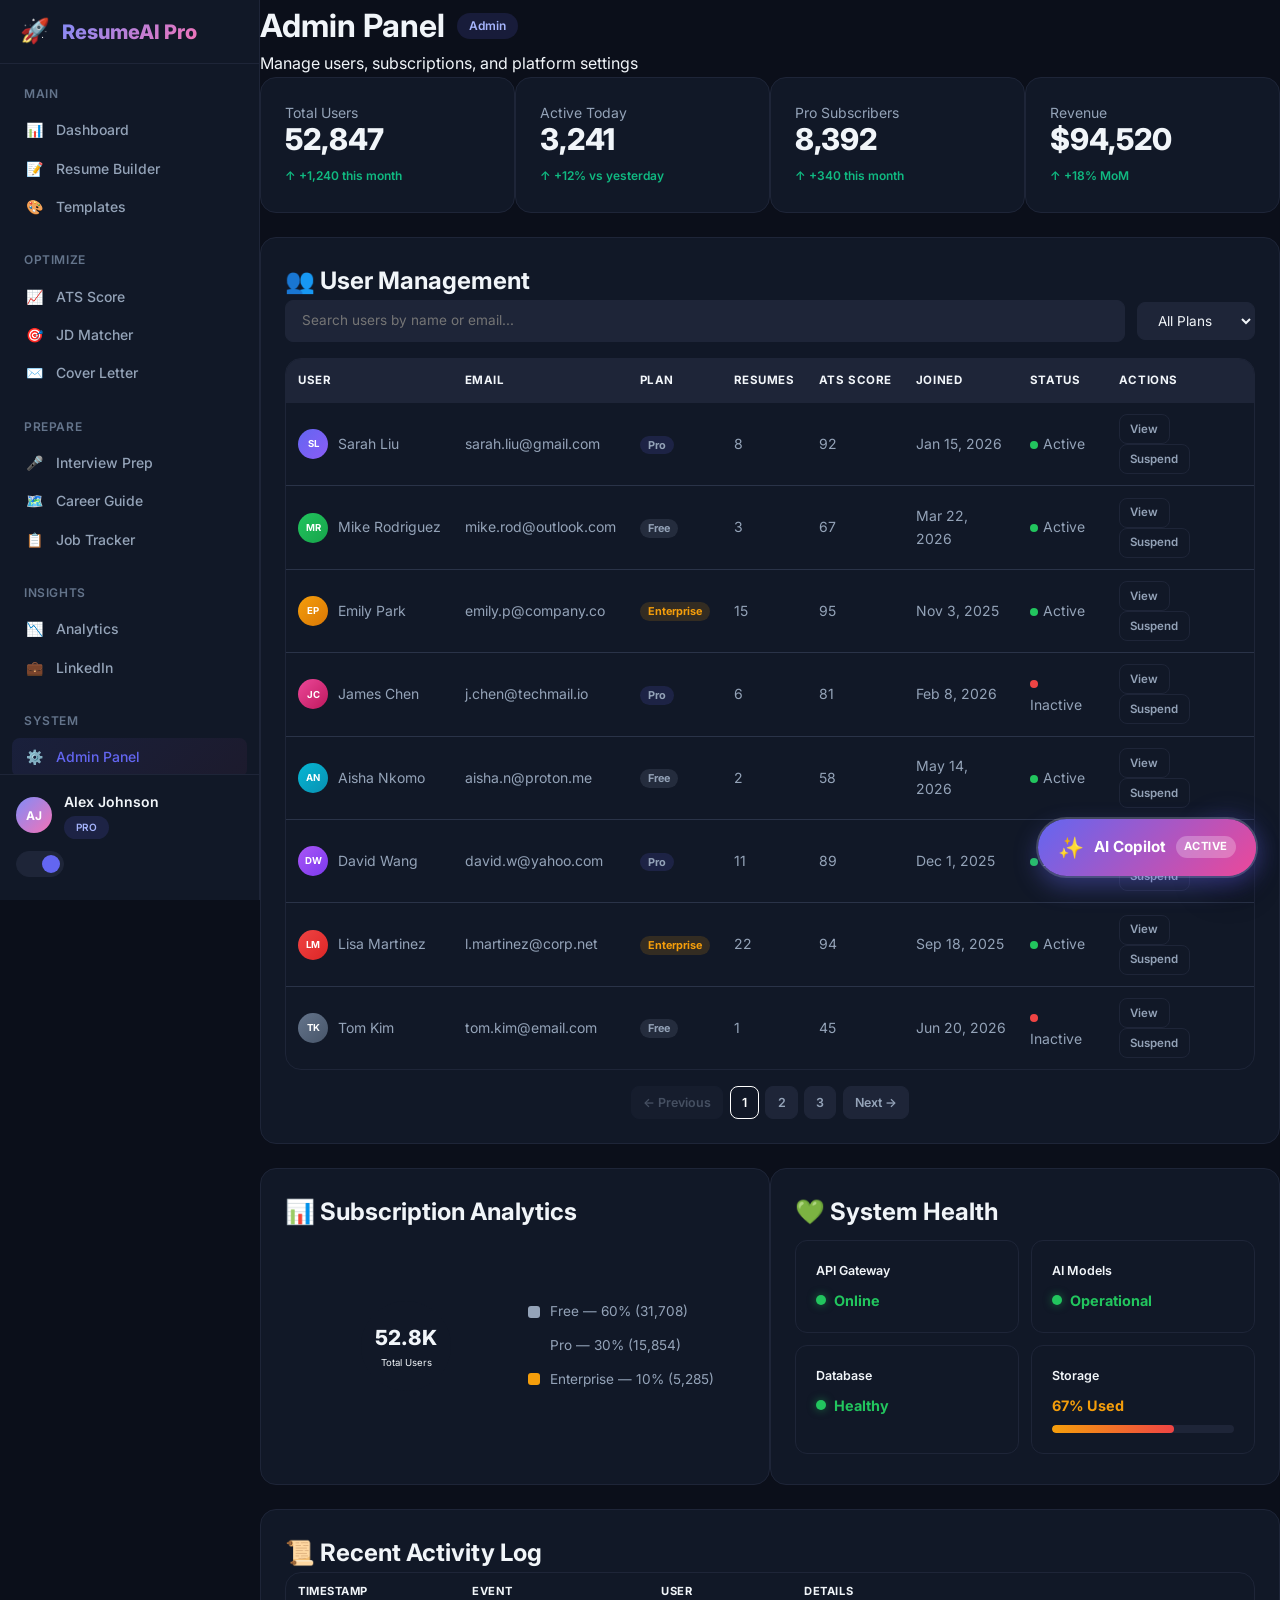
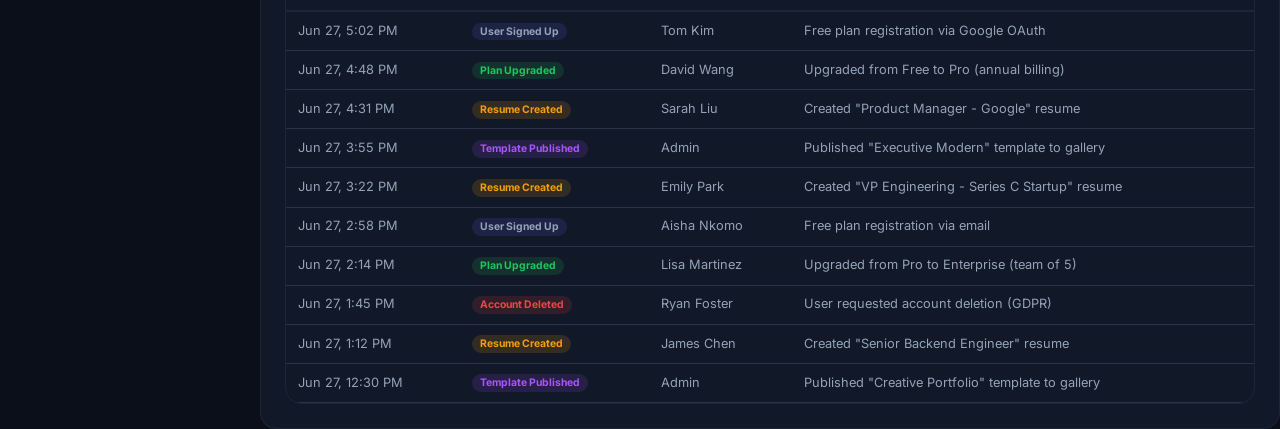
<file: admin.html>
<!DOCTYPE html>
<html lang="en" data-theme="dark">
<head>
  <meta charset="UTF-8">
  <meta name="viewport" content="width=device-width, initial-scale=1.0">
  <title>Admin Panel — ResumeAI Pro</title>
  <meta name="description" content="Manage users, monitor system health, and view platform analytics from the ResumeAI Pro admin panel.">
  <link rel="stylesheet" href="css/main.css">
  <link rel="stylesheet" href="css/ai-copilot.css">
  <style>
    /* ── Admin Badge ── */
    .admin-badge { display: inline-flex; align-items: center; gap: 0.3rem; margin-left: 0.75rem; vertical-align: middle; }

    /* ── Table Enhancements ── */
    .table-toolbar { display: flex; gap: 0.75rem; margin-bottom: 1rem; flex-wrap: wrap; align-items: center; }
    .table-search { flex: 1; min-width: 200px; padding: 0.55rem 1rem; border: 1px solid var(--border-primary); border-radius: var(--radius-md); background: var(--bg-tertiary); color: var(--text-primary); font-size: 0.85rem; outline: none; transition: border-color 0.2s; }
    .table-search:focus { border-color: var(--primary); }
    .table-filter { padding: 0.55rem 1rem; border: 1px solid var(--border-primary); border-radius: var(--radius-md); background: var(--bg-tertiary); color: var(--text-primary); font-size: 0.85rem; outline: none; cursor: pointer; }
    .table-wrapper { overflow-x: auto; }
    .table { width: 100%; border-collapse: collapse; font-size: 0.82rem; }
    .table th { text-align: left; padding: 0.75rem 0.75rem; color: var(--text-muted); font-weight: 700; font-size: 0.72rem; text-transform: uppercase; letter-spacing: 0.05em; border-bottom: 2px solid var(--border-primary); white-space: nowrap; }
    .table td { padding: 0.7rem 0.75rem; border-bottom: 1px solid var(--border-secondary); color: var(--text-secondary); vertical-align: middle; }
    .table tr:hover td { background: var(--bg-tertiary); }
    .table .user-cell { display: flex; align-items: center; gap: 0.6rem; white-space: nowrap; }
    .table .avatar-sm { width: 30px; height: 30px; border-radius: 50%; display: flex; align-items: center; justify-content: center; font-size: 0.6rem; font-weight: 700; color: #fff; flex-shrink: 0; }
    .status-dot { width: 8px; height: 8px; border-radius: 50%; display: inline-block; margin-right: 0.35rem; }
    .status-dot.active { background: #22c55e; }
    .status-dot.inactive { background: #ef4444; }
    .btn-ghost { background: none; border: 1px solid var(--border-primary); color: var(--text-secondary); padding: 0.3rem 0.65rem; border-radius: var(--radius-md); font-size: 0.72rem; cursor: pointer; transition: all 0.2s; font-weight: 600; }
    .btn-ghost:hover { border-color: var(--primary); color: var(--primary); }
    .btn-ghost.danger:hover { border-color: #ef4444; color: #ef4444; }
    .plan-badge { padding: 0.15rem 0.5rem; border-radius: var(--radius-full, 999px); font-size: 0.68rem; font-weight: 700; }
    .plan-badge.free { background: rgba(148,163,184,0.15); color: #94a3b8; }
    .plan-badge.pro { background: rgba(99,102,241,0.15); color: var(--primary); }
    .plan-badge.enterprise { background: rgba(245,158,11,0.15); color: #f59e0b; }

    /* ── Pagination ── */
    .pagination { display: flex; align-items: center; justify-content: center; gap: 0.4rem; margin-top: 1rem; }
    .page-btn { padding: 0.35rem 0.7rem; border: 1px solid var(--border-primary); border-radius: var(--radius-md); background: var(--bg-tertiary); color: var(--text-secondary); font-size: 0.78rem; cursor: pointer; transition: all 0.2s; font-weight: 600; }
    .page-btn:hover { border-color: var(--primary); color: var(--primary); }
    .page-btn.active { background: var(--primary); color: #fff; border-color: var(--primary); }
    .page-btn:disabled { opacity: 0.4; cursor: not-allowed; }

    /* ── Donut (Admin) ── */
    .admin-donut-wrapper { display: flex; align-items: center; gap: 2rem; flex-wrap: wrap; justify-content: center; padding: 1.5rem 0; }
    .admin-donut { width: 180px; height: 180px; border-radius: 50%; position: relative; }
    .admin-donut-hole { position: absolute; inset: 25%; border-radius: 50%; background: var(--bg-secondary); display: flex; flex-direction: column; align-items: center; justify-content: center; }
    .admin-donut-hole .value { font-size: 1.3rem; font-weight: 800; color: var(--text-primary); }
    .admin-donut-hole .label { font-size: 0.6rem; color: var(--text-muted); }
    .admin-legend { display: flex; flex-direction: column; gap: 0.75rem; }
    .admin-legend-item { display: flex; align-items: center; gap: 0.6rem; font-size: 0.85rem; color: var(--text-secondary); }
    .admin-legend-dot { width: 12px; height: 12px; border-radius: 3px; flex-shrink: 0; }

    /* ── System Health ── */
    .health-card { background: var(--bg-secondary); border: 1px solid var(--border-primary); border-radius: var(--radius-lg); padding: 1.25rem; }
    .health-title { font-size: 0.78rem; color: var(--text-muted); margin-bottom: 0.5rem; font-weight: 600; }
    .health-status { display: flex; align-items: center; gap: 0.5rem; font-size: 0.9rem; font-weight: 700; }
    .health-dot { width: 10px; height: 10px; border-radius: 50%; animation: pulse 2s infinite; }
    .health-dot.green { background: #22c55e; box-shadow: 0 0 8px rgba(34,197,94,0.5); }
    .health-dot.yellow { background: #f59e0b; box-shadow: 0 0 8px rgba(245,158,11,0.5); }
    @keyframes pulse { 0%,100%{opacity:1}50%{opacity:0.5} }
    .storage-bar { height: 8px; border-radius: 4px; background: var(--bg-tertiary); overflow: hidden; margin-top: 0.5rem; }
    .storage-fill { height: 100%; border-radius: 4px; background: linear-gradient(90deg, #f59e0b, #ef4444); transition: width 1s ease; }

    /* ── Activity Log ── */
    .activity-table { width: 100%; border-collapse: collapse; font-size: 0.8rem; }
    .activity-table th { text-align: left; padding: 0.6rem 0.75rem; color: var(--text-muted); font-weight: 700; font-size: 0.7rem; text-transform: uppercase; letter-spacing: 0.05em; border-bottom: 2px solid var(--border-primary); }
    .activity-table td { padding: 0.55rem 0.75rem; border-bottom: 1px solid var(--border-secondary); color: var(--text-secondary); }
    .activity-table tr:hover td { background: var(--bg-tertiary); }
    .event-badge { padding: 0.15rem 0.5rem; border-radius: var(--radius-full, 999px); font-size: 0.65rem; font-weight: 700; white-space: nowrap; }
    .event-badge.signup { background: rgba(99,102,241,0.15); color: var(--primary); }
    .event-badge.upgrade { background: rgba(34,197,94,0.15); color: #22c55e; }
    .event-badge.create { background: rgba(245,158,11,0.15); color: #f59e0b; }
    .event-badge.publish { background: rgba(168,85,247,0.15); color: #a855f7; }
    .event-badge.delete { background: rgba(239,68,68,0.15); color: #ef4444; }
  </style>
</head>
<body>

<!-- ───── Sidebar ───── -->
<aside class="sidebar" id="sidebar">
  <div class="sidebar-header"><span style="font-size:1.5rem">🚀</span><span class="sidebar-logo text-gradient">ResumeAI Pro</span></div>
  <nav class="sidebar-nav">
    <div class="sidebar-section"><div class="sidebar-section-title">Main</div>
      <a href="dashboard.html" class="nav-item"><span class="nav-icon">📊</span> Dashboard</a>
      <a href="builder.html" class="nav-item"><span class="nav-icon">📝</span> Resume Builder</a>
      <a href="templates.html" class="nav-item"><span class="nav-icon">🎨</span> Templates</a></div>
    <div class="sidebar-section"><div class="sidebar-section-title">Optimize</div>
      <a href="ats-scorer.html" class="nav-item"><span class="nav-icon">📈</span> ATS Score</a>
      <a href="jd-matcher.html" class="nav-item"><span class="nav-icon">🎯</span> JD Matcher</a>
      <a href="cover-letter.html" class="nav-item"><span class="nav-icon">✉️</span> Cover Letter</a></div>
    <div class="sidebar-section"><div class="sidebar-section-title">Prepare</div>
      <a href="interview.html" class="nav-item"><span class="nav-icon">🎤</span> Interview Prep</a>
      <a href="career.html" class="nav-item"><span class="nav-icon">🗺️</span> Career Guide</a>
      <a href="tracker.html" class="nav-item"><span class="nav-icon">📋</span> Job Tracker</a></div>
    <div class="sidebar-section"><div class="sidebar-section-title">Insights</div>
      <a href="analytics.html" class="nav-item"><span class="nav-icon">📉</span> Analytics</a>
      <a href="linkedin.html" class="nav-item"><span class="nav-icon">💼</span> LinkedIn</a></div>
    <div class="sidebar-section"><div class="sidebar-section-title">System</div>
      <a href="admin.html" class="nav-item active"><span class="nav-icon">⚙️</span> Admin Panel</a></div>
  </nav>
  <div class="sidebar-footer">
    <div class="flex items-center gap-3" style="margin-bottom:0.75rem"><div class="avatar" style="width:36px;height:36px;font-size:0.75rem">AJ</div><div><div class="font-semibold text-sm">Alex Johnson</div><span class="badge badge-primary" style="font-size:10px">PRO</span></div></div>
    <button class="theme-toggle w-full" onclick="toggleTheme()" style="cursor:pointer"></button>
  </div>
</aside>

<!-- ───── Main Content ───── -->
<main class="main-content">

  <!-- Header -->
  <div class="content-header">
    <div style="display:flex;align-items:center;">
      <h1 class="page-title">Admin Panel</h1>
      <span class="admin-badge"><span class="badge badge-primary">Admin</span></span>
    </div>
    <p class="page-subtitle">Manage users, subscriptions, and platform settings</p>
  </div>

  <!-- ── Stats Row ── -->
  <div class="grid grid-4" style="margin-bottom:1.5rem;">
    <div class="stat-card">
      <div class="stat-label">Total Users</div>
      <div class="stat-value">52,847</div>
      <div class="stat-change positive">↑ +1,240 this month</div>
    </div>
    <div class="stat-card">
      <div class="stat-label">Active Today</div>
      <div class="stat-value">3,241</div>
      <div class="stat-change positive">↑ +12% vs yesterday</div>
    </div>
    <div class="stat-card">
      <div class="stat-label">Pro Subscribers</div>
      <div class="stat-value">8,392</div>
      <div class="stat-change positive">↑ +340 this month</div>
    </div>
    <div class="stat-card">
      <div class="stat-label">Revenue</div>
      <div class="stat-value">$94,520</div>
      <div class="stat-change positive">↑ +18% MoM</div>
    </div>
  </div>

  <!-- ── User Management ── -->
  <div class="card" style="margin-bottom:1.5rem;">
    <div class="card-header"><h2 class="card-title">👥 User Management</h2></div>
    <div class="table-toolbar">
      <input type="text" class="table-search" id="userSearch" placeholder="Search users by name or email..." oninput="filterUsers()">
      <select class="table-filter" id="planFilter" onchange="filterUsers()">
        <option value="">All Plans</option>
        <option value="Free">Free</option>
        <option value="Pro">Pro</option>
        <option value="Enterprise">Enterprise</option>
      </select>
    </div>
    <div class="table-wrapper">
      <table class="table" id="usersTable">
        <thead>
          <tr>
            <th>User</th>
            <th>Email</th>
            <th>Plan</th>
            <th>Resumes</th>
            <th>ATS Score</th>
            <th>Joined</th>
            <th>Status</th>
            <th>Actions</th>
          </tr>
        </thead>
        <tbody id="usersBody">
          <tr data-plan="Pro">
            <td><div class="user-cell"><div class="avatar-sm" style="background:linear-gradient(135deg,#6366f1,#8b5cf6)">SL</div><span>Sarah Liu</span></div></td>
            <td>sarah.liu@gmail.com</td>
            <td><span class="plan-badge pro">Pro</span></td>
            <td>8</td><td>92</td>
            <td>Jan 15, 2026</td>
            <td><span class="status-dot active"></span>Active</td>
            <td><button class="btn-ghost btn-sm">View</button> <button class="btn-ghost btn-sm danger">Suspend</button></td>
          </tr>
          <tr data-plan="Free">
            <td><div class="user-cell"><div class="avatar-sm" style="background:linear-gradient(135deg,#22c55e,#16a34a)">MR</div><span>Mike Rodriguez</span></div></td>
            <td>mike.rod@outlook.com</td>
            <td><span class="plan-badge free">Free</span></td>
            <td>3</td><td>67</td>
            <td>Mar 22, 2026</td>
            <td><span class="status-dot active"></span>Active</td>
            <td><button class="btn-ghost btn-sm">View</button> <button class="btn-ghost btn-sm danger">Suspend</button></td>
          </tr>
          <tr data-plan="Enterprise">
            <td><div class="user-cell"><div class="avatar-sm" style="background:linear-gradient(135deg,#f59e0b,#d97706)">EP</div><span>Emily Park</span></div></td>
            <td>emily.p@company.co</td>
            <td><span class="plan-badge enterprise">Enterprise</span></td>
            <td>15</td><td>95</td>
            <td>Nov 3, 2025</td>
            <td><span class="status-dot active"></span>Active</td>
            <td><button class="btn-ghost btn-sm">View</button> <button class="btn-ghost btn-sm danger">Suspend</button></td>
          </tr>
          <tr data-plan="Pro">
            <td><div class="user-cell"><div class="avatar-sm" style="background:linear-gradient(135deg,#ec4899,#be185d)">JC</div><span>James Chen</span></div></td>
            <td>j.chen@techmail.io</td>
            <td><span class="plan-badge pro">Pro</span></td>
            <td>6</td><td>81</td>
            <td>Feb 8, 2026</td>
            <td><span class="status-dot inactive"></span>Inactive</td>
            <td><button class="btn-ghost btn-sm">View</button> <button class="btn-ghost btn-sm danger">Suspend</button></td>
          </tr>
          <tr data-plan="Free">
            <td><div class="user-cell"><div class="avatar-sm" style="background:linear-gradient(135deg,#06b6d4,#0891b2)">AN</div><span>Aisha Nkomo</span></div></td>
            <td>aisha.n@proton.me</td>
            <td><span class="plan-badge free">Free</span></td>
            <td>2</td><td>58</td>
            <td>May 14, 2026</td>
            <td><span class="status-dot active"></span>Active</td>
            <td><button class="btn-ghost btn-sm">View</button> <button class="btn-ghost btn-sm danger">Suspend</button></td>
          </tr>
          <tr data-plan="Pro">
            <td><div class="user-cell"><div class="avatar-sm" style="background:linear-gradient(135deg,#a855f7,#7c3aed)">DW</div><span>David Wang</span></div></td>
            <td>david.w@yahoo.com</td>
            <td><span class="plan-badge pro">Pro</span></td>
            <td>11</td><td>89</td>
            <td>Dec 1, 2025</td>
            <td><span class="status-dot active"></span>Active</td>
            <td><button class="btn-ghost btn-sm">View</button> <button class="btn-ghost btn-sm danger">Suspend</button></td>
          </tr>
          <tr data-plan="Enterprise">
            <td><div class="user-cell"><div class="avatar-sm" style="background:linear-gradient(135deg,#ef4444,#dc2626)">LM</div><span>Lisa Martinez</span></div></td>
            <td>l.martinez@corp.net</td>
            <td><span class="plan-badge enterprise">Enterprise</span></td>
            <td>22</td><td>94</td>
            <td>Sep 18, 2025</td>
            <td><span class="status-dot active"></span>Active</td>
            <td><button class="btn-ghost btn-sm">View</button> <button class="btn-ghost btn-sm danger">Suspend</button></td>
          </tr>
          <tr data-plan="Free">
            <td><div class="user-cell"><div class="avatar-sm" style="background:linear-gradient(135deg,#64748b,#475569)">TK</div><span>Tom Kim</span></div></td>
            <td>tom.kim@email.com</td>
            <td><span class="plan-badge free">Free</span></td>
            <td>1</td><td>45</td>
            <td>Jun 20, 2026</td>
            <td><span class="status-dot inactive"></span>Inactive</td>
            <td><button class="btn-ghost btn-sm">View</button> <button class="btn-ghost btn-sm danger">Suspend</button></td>
          </tr>
        </tbody>
      </table>
    </div>
    <div class="pagination" id="pagination">
      <button class="page-btn" disabled>← Previous</button>
      <button class="page-btn active" onclick="goToPage(1)">1</button>
      <button class="page-btn" onclick="goToPage(2)">2</button>
      <button class="page-btn" onclick="goToPage(3)">3</button>
      <button class="page-btn" onclick="goToPage(0)">Next →</button>
    </div>
  </div>

  <!-- ── Subscription Analytics & System Health ── -->
  <div class="grid grid-2" style="margin-bottom:1.5rem;">

    <!-- Subscription Donut -->
    <div class="card">
      <div class="card-header"><h2 class="card-title">📊 Subscription Analytics</h2></div>
      <div class="admin-donut-wrapper">
        <div class="admin-donut" style="background: conic-gradient(#94a3b8 0% 60%, var(--primary) 60% 90%, #f59e0b 90% 100%);">
          <div class="admin-donut-hole">
            <div class="value">52.8K</div>
            <div class="label">Total Users</div>
          </div>
        </div>
        <div class="admin-legend">
          <div class="admin-legend-item"><span class="admin-legend-dot" style="background:#94a3b8"></span> Free — 60% (31,708)</div>
          <div class="admin-legend-item"><span class="admin-legend-dot" style="background:var(--primary)"></span> Pro — 30% (15,854)</div>
          <div class="admin-legend-item"><span class="admin-legend-dot" style="background:#f59e0b"></span> Enterprise — 10% (5,285)</div>
        </div>
      </div>
    </div>

    <!-- System Health -->
    <div class="card">
      <div class="card-header"><h2 class="card-title">💚 System Health</h2></div>
      <div class="grid grid-2" style="gap:0.75rem;padding-top:0.5rem;">
        <div class="health-card">
          <div class="health-title">API Gateway</div>
          <div class="health-status"><span class="health-dot green"></span> <span style="color:#22c55e">Online</span></div>
        </div>
        <div class="health-card">
          <div class="health-title">AI Models</div>
          <div class="health-status"><span class="health-dot green"></span> <span style="color:#22c55e">Operational</span></div>
        </div>
        <div class="health-card">
          <div class="health-title">Database</div>
          <div class="health-status"><span class="health-dot green"></span> <span style="color:#22c55e">Healthy</span></div>
        </div>
        <div class="health-card">
          <div class="health-title">Storage</div>
          <div class="health-status" style="color:#f59e0b">67% Used</div>
          <div class="storage-bar"><div class="storage-fill" style="width:67%"></div></div>
        </div>
      </div>
    </div>
  </div>

  <!-- ── Recent Activity Log ── -->
  <div class="card">
    <div class="card-header"><h2 class="card-title">📜 Recent Activity Log</h2></div>
    <div class="table-wrapper">
      <table class="activity-table">
        <thead>
          <tr><th>Timestamp</th><th>Event</th><th>User</th><th>Details</th></tr>
        </thead>
        <tbody>
          <tr>
            <td>Jun 27, 5:02 PM</td>
            <td><span class="event-badge signup">User Signed Up</span></td>
            <td>Tom Kim</td>
            <td>Free plan registration via Google OAuth</td>
          </tr>
          <tr>
            <td>Jun 27, 4:48 PM</td>
            <td><span class="event-badge upgrade">Plan Upgraded</span></td>
            <td>David Wang</td>
            <td>Upgraded from Free to Pro (annual billing)</td>
          </tr>
          <tr>
            <td>Jun 27, 4:31 PM</td>
            <td><span class="event-badge create">Resume Created</span></td>
            <td>Sarah Liu</td>
            <td>Created "Product Manager - Google" resume</td>
          </tr>
          <tr>
            <td>Jun 27, 3:55 PM</td>
            <td><span class="event-badge publish">Template Published</span></td>
            <td>Admin</td>
            <td>Published "Executive Modern" template to gallery</td>
          </tr>
          <tr>
            <td>Jun 27, 3:22 PM</td>
            <td><span class="event-badge create">Resume Created</span></td>
            <td>Emily Park</td>
            <td>Created "VP Engineering - Series C Startup" resume</td>
          </tr>
          <tr>
            <td>Jun 27, 2:58 PM</td>
            <td><span class="event-badge signup">User Signed Up</span></td>
            <td>Aisha Nkomo</td>
            <td>Free plan registration via email</td>
          </tr>
          <tr>
            <td>Jun 27, 2:14 PM</td>
            <td><span class="event-badge upgrade">Plan Upgraded</span></td>
            <td>Lisa Martinez</td>
            <td>Upgraded from Pro to Enterprise (team of 5)</td>
          </tr>
          <tr>
            <td>Jun 27, 1:45 PM</td>
            <td><span class="event-badge delete">Account Deleted</span></td>
            <td>Ryan Foster</td>
            <td>User requested account deletion (GDPR)</td>
          </tr>
          <tr>
            <td>Jun 27, 1:12 PM</td>
            <td><span class="event-badge create">Resume Created</span></td>
            <td>James Chen</td>
            <td>Created "Senior Backend Engineer" resume</td>
          </tr>
          <tr>
            <td>Jun 27, 12:30 PM</td>
            <td><span class="event-badge publish">Template Published</span></td>
            <td>Admin</td>
            <td>Published "Creative Portfolio" template to gallery</td>
          </tr>
        </tbody>
      </table>
    </div>
  </div>

</main>

<!-- ───── Copilot Widget ───── -->
<div class="copilot-widget"><button class="copilot-btn" onclick="document.getElementById('copilotPanel').classList.toggle('open')">✨</button><div class="copilot-panel" id="copilotPanel"><div class="copilot-header"><span style="font-size:1.2rem">🤖</span><div style="flex:1"><div class="font-semibold" style="font-size:0.9rem">AI Copilot</div><div style="font-size:0.65rem;opacity:0.8">● Online</div></div><button onclick="document.getElementById('copilotPanel').classList.remove('open')" style="background:none;border:none;color:white;cursor:pointer">✕</button></div><div class="copilot-messages" id="copilotMessages"><div class="copilot-msg ai">Hi! 👋 How can I help?</div></div><div class="copilot-input-area"><input class="copilot-input" id="copilotInput" placeholder="Ask anything..." onkeydown="if(event.key==='Enter')sendMsg()"><button class="copilot-send" onclick="sendMsg()">→</button></div></div></div>

<!-- ───── Scripts ───── -->
<script>
function toggleTheme(){const h=document.documentElement,n=h.getAttribute('data-theme')==='dark'?'light':'dark';h.setAttribute('data-theme',n);localStorage.setItem('theme',n);}(function(){document.documentElement.setAttribute('data-theme',localStorage.getItem('theme')||'dark')})();
const aiR=['Great insight!','I can help with that.','Here are my recommendations.','Let me look into that for you.'];let aI=0;
function sendMsg(){const i=document.getElementById('copilotInput'),m=i.value.trim();if(!m)return;const c=document.getElementById('copilotMessages');c.innerHTML+='<div class="copilot-msg user">'+m+'</div>';i.value='';c.scrollTop=c.scrollHeight;setTimeout(()=>{c.innerHTML+='<div class="copilot-msg ai">'+aiR[aI++%aiR.length]+'</div>';c.scrollTop=c.scrollHeight},1000)}

/* ── User search & filter ── */
function filterUsers() {
  const query = document.getElementById('userSearch').value.toLowerCase();
  const plan = document.getElementById('planFilter').value;
  const rows = document.querySelectorAll('#usersBody tr');

  rows.forEach(row => {
    const name = row.querySelector('.user-cell span')?.textContent.toLowerCase() || '';
    const email = row.children[1]?.textContent.toLowerCase() || '';
    const rowPlan = row.getAttribute('data-plan') || '';

    const matchesSearch = !query || name.includes(query) || email.includes(query);
    const matchesPlan = !plan || rowPlan === plan;

    row.style.display = (matchesSearch && matchesPlan) ? '' : 'none';
  });
}

/* ── Pagination simulation ── */
function goToPage(num) {
  if (num === 0) return; // "Next" placeholder
  document.querySelectorAll('.page-btn').forEach(btn => btn.classList.remove('active'));
  const btns = document.querySelectorAll('.page-btn');
  if (num >= 1 && num <= 3) btns[num].classList.add('active');
  // Enable/disable prev/next
  btns[0].disabled = (num === 1);
  btns[btns.length - 1].disabled = (num === 3);
}
</script>
<script src="js/ai-copilot.js"></script>
</body>
</html>
</file>
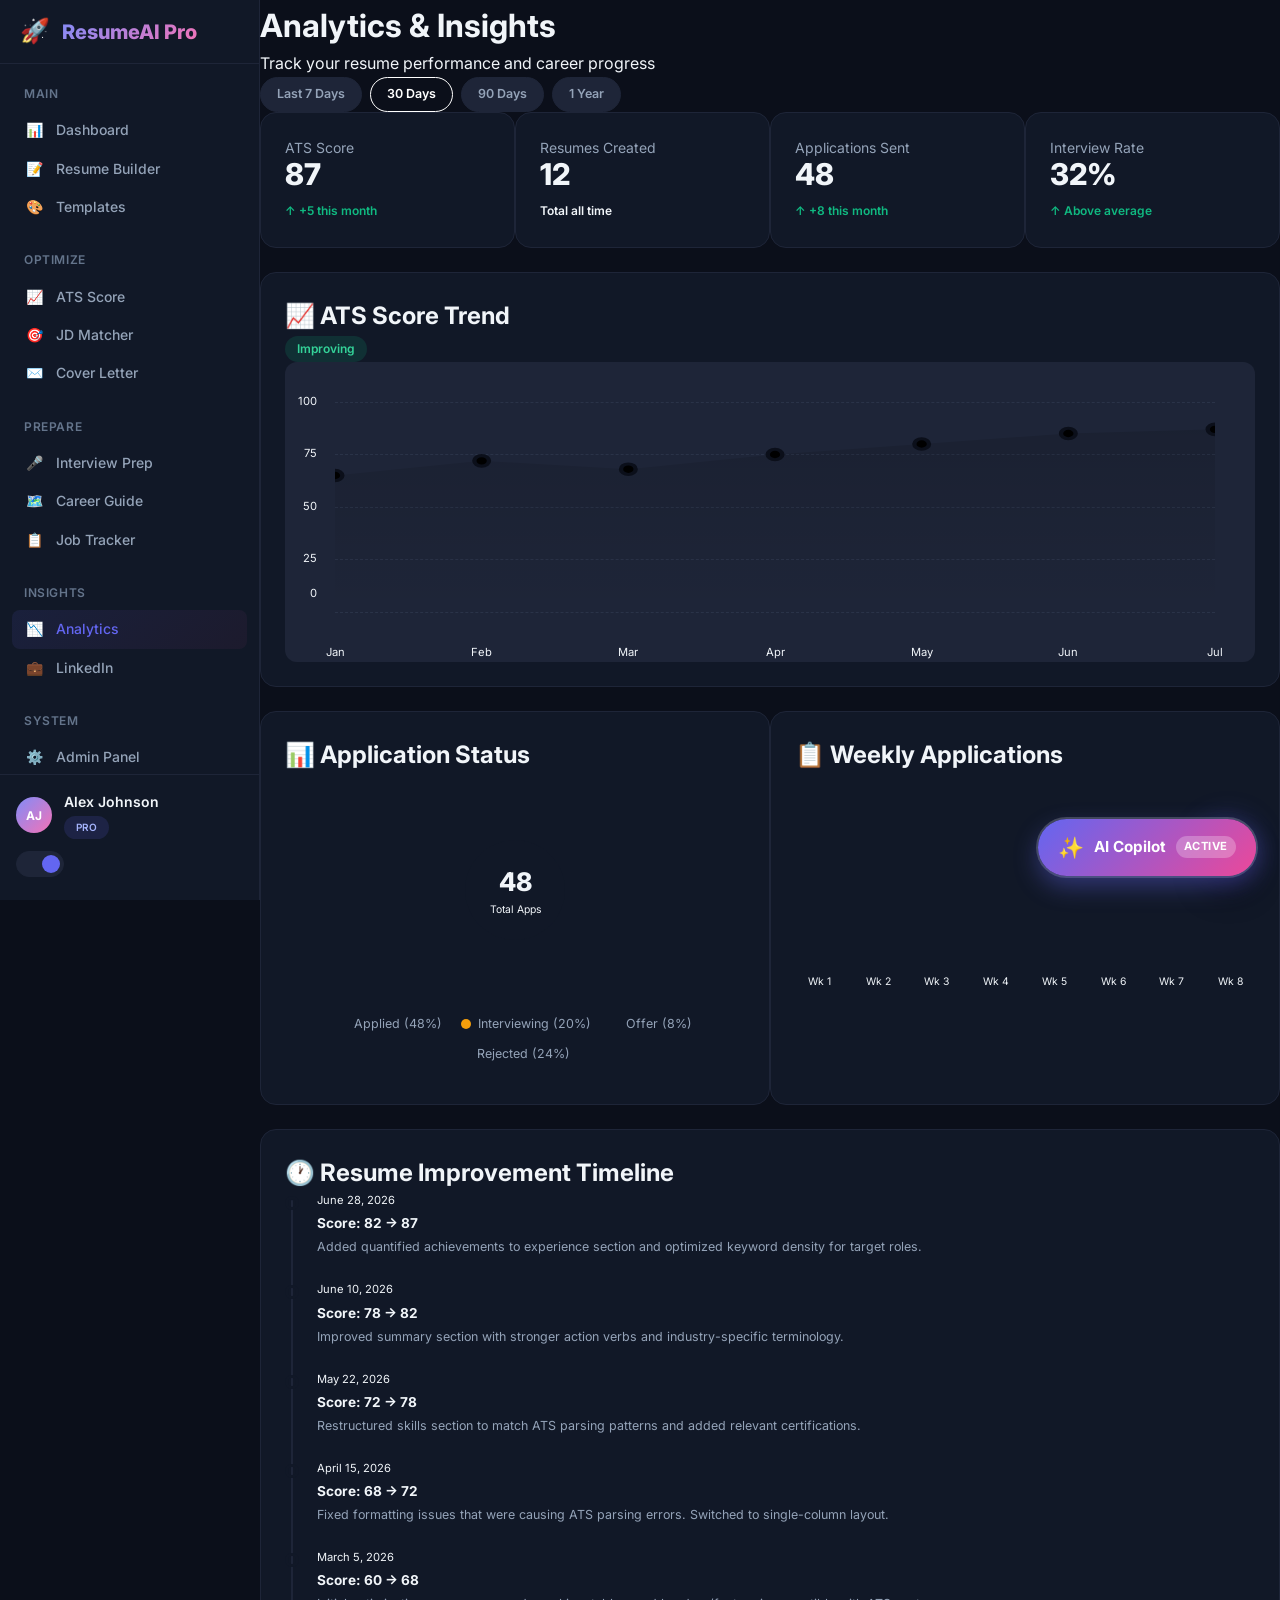
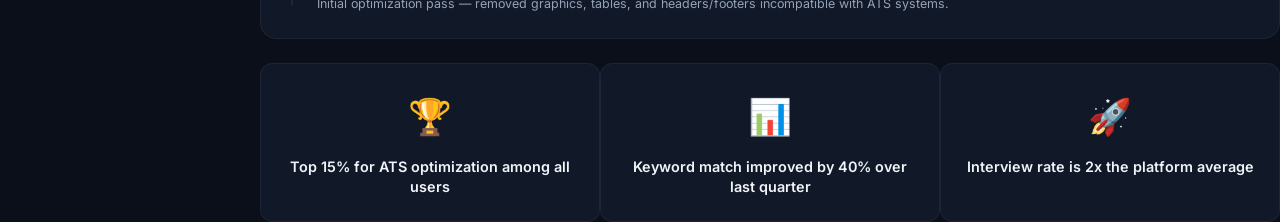
<file: analytics.html>
<!DOCTYPE html>
<html lang="en" data-theme="dark">
<head>
  <meta charset="UTF-8">
  <meta name="viewport" content="width=device-width, initial-scale=1.0">
  <title>Analytics & Insights — ResumeAI Pro</title>
  <meta name="description" content="Track your resume performance, ATS scores, application stats, and career insights with ResumeAI Pro Analytics.">
  <link rel="stylesheet" href="css/main.css">
  <link rel="stylesheet" href="css/ai-copilot.css">
  <style>
    /* ── ATS Score Trend Chart ── */
    .chart-container { position: relative; width: 100%; height: 300px; background: var(--bg-tertiary); border-radius: var(--radius-lg); padding: 1.5rem; overflow: hidden; }
    .chart-grid { position: absolute; inset: 40px 40px 50px 50px; }
    .chart-grid-line { position: absolute; left: 0; right: 0; border-top: 1px dashed var(--border-secondary); }
    .chart-y-label { position: absolute; left: 0; transform: translateY(-50%); font-size: 0.7rem; color: var(--text-muted); width: 40px; text-align: right; padding-right: 8px; }
    .chart-x-label { position: absolute; bottom: 0; transform: translateX(-50%); font-size: 0.7rem; color: var(--text-muted); height: 40px; display: flex; align-items: flex-end; justify-content: center; }
    .chart-area { position: absolute; inset: 40px 40px 50px 50px; }
    .chart-svg { width: 100%; height: 100%; }
    .chart-line { fill: none; stroke: var(--primary); stroke-width: 2.5; stroke-linecap: round; stroke-linejoin: round; }
    .chart-area-fill { fill: url(#areaGradient); opacity: 0.3; }
    .chart-dot { fill: var(--primary); stroke: var(--bg-primary); stroke-width: 3; cursor: pointer; transition: r 0.2s ease; }
    .chart-dot:hover { r: 7; }
    .chart-tooltip { position: absolute; background: var(--bg-primary); border: 1px solid var(--border-primary); border-radius: var(--radius-md); padding: 0.4rem 0.6rem; font-size: 0.7rem; pointer-events: none; opacity: 0; transition: opacity 0.2s; white-space: nowrap; box-shadow: var(--shadow-lg); z-index: 10; }

    /* ── Donut Chart ── */
    .donut-container { display: flex; flex-direction: column; align-items: center; gap: 1.5rem; }
    .donut { width: 200px; height: 200px; border-radius: 50%; position: relative; }
    .donut-hole { position: absolute; inset: 25%; border-radius: 50%; background: var(--bg-secondary); display: flex; flex-direction: column; align-items: center; justify-content: center; }
    .donut-hole .value { font-size: 1.6rem; font-weight: 800; color: var(--text-primary); }
    .donut-hole .label { font-size: 0.65rem; color: var(--text-muted); }
    .donut-legend { display: flex; flex-wrap: wrap; gap: 0.6rem 1.2rem; justify-content: center; }
    .legend-item { display: flex; align-items: center; gap: 0.4rem; font-size: 0.78rem; color: var(--text-secondary); }
    .legend-dot { width: 10px; height: 10px; border-radius: 50%; flex-shrink: 0; }

    /* ── Bar Chart ── */
    .bar-chart { display: flex; align-items: flex-end; gap: 0.6rem; height: 200px; padding-top: 1rem; }
    .bar-col { flex: 1; display: flex; flex-direction: column; align-items: center; gap: 0.4rem; height: 100%; justify-content: flex-end; }
    .bar { width: 100%; border-radius: var(--radius-md) var(--radius-md) 0 0; background: linear-gradient(180deg, var(--primary), var(--primary-dark)); min-height: 4px; transition: transform 0.3s ease, opacity 0.3s ease; position: relative; }
    .bar::after { content: attr(data-val); position: absolute; top: -20px; left: 50%; transform: translateX(-50%); font-size: 0.65rem; font-weight: 700; color: var(--primary); opacity: 0; transition: opacity 0.2s; }
    .bar:hover { transform: scaleY(1.05); }
    .bar:hover::after { opacity: 1; }
    .bar-label { font-size: 0.65rem; color: var(--text-muted); white-space: nowrap; }

    /* ── Timeline ── */
    .timeline { position: relative; padding-left: 2rem; }
    .timeline::before { content: ''; position: absolute; left: 6px; top: 8px; bottom: 8px; width: 2px; background: var(--border-primary); border-radius: 1px; }
    .timeline-entry { position: relative; padding-bottom: 1.5rem; }
    .timeline-entry:last-child { padding-bottom: 0; }
    .timeline-dot { position: absolute; left: -2rem; top: 4px; width: 14px; height: 14px; border-radius: 50%; background: var(--primary); border: 3px solid var(--bg-secondary); z-index: 1; }
    .timeline-date { font-size: 0.7rem; color: var(--text-muted); margin-bottom: 0.2rem; }
    .timeline-score { font-size: 0.85rem; font-weight: 700; color: var(--text-primary); }
    .timeline-desc { font-size: 0.78rem; color: var(--text-secondary); margin-top: 0.15rem; }

    /* ── Insight Cards ── */
    .insight-card { background: var(--bg-secondary); border: 1px solid var(--border-primary); border-radius: var(--radius-lg); padding: 1.5rem; text-align: center; transition: transform 0.25s ease, box-shadow 0.25s ease; }
    .insight-card:hover { transform: translateY(-4px); box-shadow: var(--shadow-lg); }
    .insight-emoji { font-size: 2.2rem; margin-bottom: 0.75rem; display: block; }
    .insight-text { font-size: 0.9rem; font-weight: 600; color: var(--text-primary); line-height: 1.4; }

    /* ── Date Chips ── */
    .date-chips { display: flex; gap: 0.5rem; flex-wrap: wrap; }
    .date-chip { padding: 0.4rem 1rem; border-radius: var(--radius-full, 999px); font-size: 0.78rem; font-weight: 600; border: 1px solid var(--border-primary); background: var(--bg-tertiary); color: var(--text-secondary); cursor: pointer; transition: all 0.2s ease; }
    .date-chip:hover { border-color: var(--primary); color: var(--primary); }
    .date-chip.active { background: var(--primary); color: #fff; border-color: var(--primary); }
  </style>
</head>
<body>

<!-- ───── Sidebar ───── -->
<aside class="sidebar" id="sidebar">
  <div class="sidebar-header"><span style="font-size:1.5rem">🚀</span><span class="sidebar-logo text-gradient">ResumeAI Pro</span></div>
  <nav class="sidebar-nav">
    <div class="sidebar-section"><div class="sidebar-section-title">Main</div>
      <a href="dashboard.html" class="nav-item"><span class="nav-icon">📊</span> Dashboard</a>
      <a href="builder.html" class="nav-item"><span class="nav-icon">📝</span> Resume Builder</a>
      <a href="templates.html" class="nav-item"><span class="nav-icon">🎨</span> Templates</a></div>
    <div class="sidebar-section"><div class="sidebar-section-title">Optimize</div>
      <a href="ats-scorer.html" class="nav-item"><span class="nav-icon">📈</span> ATS Score</a>
      <a href="jd-matcher.html" class="nav-item"><span class="nav-icon">🎯</span> JD Matcher</a>
      <a href="cover-letter.html" class="nav-item"><span class="nav-icon">✉️</span> Cover Letter</a></div>
    <div class="sidebar-section"><div class="sidebar-section-title">Prepare</div>
      <a href="interview.html" class="nav-item"><span class="nav-icon">🎤</span> Interview Prep</a>
      <a href="career.html" class="nav-item"><span class="nav-icon">🗺️</span> Career Guide</a>
      <a href="tracker.html" class="nav-item"><span class="nav-icon">📋</span> Job Tracker</a></div>
    <div class="sidebar-section"><div class="sidebar-section-title">Insights</div>
      <a href="analytics.html" class="nav-item active"><span class="nav-icon">📉</span> Analytics</a>
      <a href="linkedin.html" class="nav-item"><span class="nav-icon">💼</span> LinkedIn</a></div>
    <div class="sidebar-section"><div class="sidebar-section-title">System</div>
      <a href="admin.html" class="nav-item"><span class="nav-icon">⚙️</span> Admin Panel</a></div>
  </nav>
  <div class="sidebar-footer">
    <div class="flex items-center gap-3" style="margin-bottom:0.75rem"><div class="avatar" style="width:36px;height:36px;font-size:0.75rem">AJ</div><div><div class="font-semibold text-sm">Alex Johnson</div><span class="badge badge-primary" style="font-size:10px">PRO</span></div></div>
    <button class="theme-toggle w-full" onclick="toggleTheme()" style="cursor:pointer"></button>
  </div>
</aside>

<!-- ───── Main Content ───── -->
<main class="main-content">

  <!-- Header -->
  <div class="content-header">
    <div>
      <h1 class="page-title">Analytics & Insights</h1>
      <p class="page-subtitle">Track your resume performance and career progress</p>
    </div>
    <div class="date-chips">
      <button class="date-chip" onclick="setDateChip(this)">Last 7 Days</button>
      <button class="date-chip active" onclick="setDateChip(this)">30 Days</button>
      <button class="date-chip" onclick="setDateChip(this)">90 Days</button>
      <button class="date-chip" onclick="setDateChip(this)">1 Year</button>
    </div>
  </div>

  <!-- ── Stats Row ── -->
  <div class="grid grid-4" style="margin-bottom:1.5rem;">
    <div class="stat-card">
      <div class="stat-label">ATS Score</div>
      <div class="stat-value">87</div>
      <div class="stat-change positive">↑ +5 this month</div>
    </div>
    <div class="stat-card">
      <div class="stat-label">Resumes Created</div>
      <div class="stat-value">12</div>
      <div class="stat-change neutral">Total all time</div>
    </div>
    <div class="stat-card">
      <div class="stat-label">Applications Sent</div>
      <div class="stat-value">48</div>
      <div class="stat-change positive">↑ +8 this month</div>
    </div>
    <div class="stat-card">
      <div class="stat-label">Interview Rate</div>
      <div class="stat-value">32%</div>
      <div class="stat-change positive">↑ Above average</div>
    </div>
  </div>

  <!-- ── ATS Score Trend ── -->
  <div class="card" style="margin-bottom:1.5rem;">
    <div class="card-header">
      <h2 class="card-title">📈 ATS Score Trend</h2>
      <span class="badge badge-success">Improving</span>
    </div>
    <div class="chart-container" id="atsChart">
      <!-- Y-Axis Labels -->
      <div class="chart-y-label" style="top:40px;">100</div>
      <div class="chart-y-label" style="top:calc(40px + (100% - 90px)*0.25);">75</div>
      <div class="chart-y-label" style="top:calc(40px + (100% - 90px)*0.5);">50</div>
      <div class="chart-y-label" style="top:calc(40px + (100% - 90px)*0.75);">25</div>
      <div class="chart-y-label" style="bottom:50px;">0</div>

      <!-- Grid Lines -->
      <div class="chart-grid">
        <div class="chart-grid-line" style="top:0%"></div>
        <div class="chart-grid-line" style="top:25%"></div>
        <div class="chart-grid-line" style="top:50%"></div>
        <div class="chart-grid-line" style="top:75%"></div>
        <div class="chart-grid-line" style="top:100%"></div>
      </div>

      <!-- X-Axis Labels -->
      <div class="chart-x-label" style="left:calc(50px + (100% - 90px)*0/6);">Jan</div>
      <div class="chart-x-label" style="left:calc(50px + (100% - 90px)*1/6);">Feb</div>
      <div class="chart-x-label" style="left:calc(50px + (100% - 90px)*2/6);">Mar</div>
      <div class="chart-x-label" style="left:calc(50px + (100% - 90px)*3/6);">Apr</div>
      <div class="chart-x-label" style="left:calc(50px + (100% - 90px)*4/6);">May</div>
      <div class="chart-x-label" style="left:calc(50px + (100% - 90px)*5/6);">Jun</div>
      <div class="chart-x-label" style="left:calc(50px + (100% - 90px)*6/6);">Jul</div>

      <!-- SVG Chart -->
      <div class="chart-area">
        <svg class="chart-svg" viewBox="0 0 600 200" preserveAspectRatio="none">
          <defs>
            <linearGradient id="areaGradient" x1="0" y1="0" x2="0" y2="1">
              <stop offset="0%" stop-color="var(--primary)" stop-opacity="0.4"/>
              <stop offset="100%" stop-color="var(--primary)" stop-opacity="0"/>
            </linearGradient>
          </defs>
          <!-- Area fill -->
          <polygon class="chart-area-fill" points="0,70 100,56 200,64 300,50 400,40 500,30 600,26 600,200 0,200"/>
          <!-- Line -->
          <polyline class="chart-line" points="0,70 100,56 200,64 300,50 400,40 500,30 600,26"/>
          <!-- Dots -->
          <circle class="chart-dot" cx="0" cy="70" r="5" data-label="Jan" data-value="65"/>
          <circle class="chart-dot" cx="100" cy="56" r="5" data-label="Feb" data-value="72"/>
          <circle class="chart-dot" cx="200" cy="64" r="5" data-label="Mar" data-value="68"/>
          <circle class="chart-dot" cx="300" cy="50" r="5" data-label="Apr" data-value="75"/>
          <circle class="chart-dot" cx="400" cy="40" r="5" data-label="May" data-value="80"/>
          <circle class="chart-dot" cx="500" cy="30" r="5" data-label="Jun" data-value="85"/>
          <circle class="chart-dot" cx="600" cy="26" r="5" data-label="Jul" data-value="87"/>
        </svg>
      </div>
      <div class="chart-tooltip" id="chartTooltip"></div>
    </div>
  </div>

  <!-- ── Application Stats (Grid 2) ── -->
  <div class="grid grid-2" style="margin-bottom:1.5rem;">

    <!-- Donut Chart -->
    <div class="card">
      <div class="card-header"><h2 class="card-title">📊 Application Status</h2></div>
      <div class="donut-container" style="padding:1rem 0;">
        <div class="donut" style="background: conic-gradient(var(--primary) 0% 48%, var(--accent, #f59e0b) 48% 68%, var(--success) 68% 76%, var(--text-muted) 76% 100%);">
          <div class="donut-hole">
            <div class="value">48</div>
            <div class="label">Total Apps</div>
          </div>
        </div>
        <div class="donut-legend">
          <div class="legend-item"><span class="legend-dot" style="background:var(--primary)"></span> Applied (48%)</div>
          <div class="legend-item"><span class="legend-dot" style="background:var(--accent, #f59e0b)"></span> Interviewing (20%)</div>
          <div class="legend-item"><span class="legend-dot" style="background:var(--success)"></span> Offer (8%)</div>
          <div class="legend-item"><span class="legend-dot" style="background:var(--text-muted)"></span> Rejected (24%)</div>
        </div>
      </div>
    </div>

    <!-- Bar Chart -->
    <div class="card">
      <div class="card-header"><h2 class="card-title">📋 Weekly Applications</h2></div>
      <div style="padding:1rem 0;">
        <div class="bar-chart">
          <div class="bar-col"><div class="bar" style="height:30%;" data-val="3"></div><div class="bar-label">Wk 1</div></div>
          <div class="bar-col"><div class="bar" style="height:50%;" data-val="5"></div><div class="bar-label">Wk 2</div></div>
          <div class="bar-col"><div class="bar" style="height:70%;" data-val="7"></div><div class="bar-label">Wk 3</div></div>
          <div class="bar-col"><div class="bar" style="height:40%;" data-val="4"></div><div class="bar-label">Wk 4</div></div>
          <div class="bar-col"><div class="bar" style="height:60%;" data-val="6"></div><div class="bar-label">Wk 5</div></div>
          <div class="bar-col"><div class="bar" style="height:80%;" data-val="8"></div><div class="bar-label">Wk 6</div></div>
          <div class="bar-col"><div class="bar" style="height:50%;" data-val="5"></div><div class="bar-label">Wk 7</div></div>
          <div class="bar-col"><div class="bar" style="height:100%;" data-val="10"></div><div class="bar-label">Wk 8</div></div>
        </div>
      </div>
    </div>
  </div>

  <!-- ── Resume Improvement Timeline ── -->
  <div class="card" style="margin-bottom:1.5rem;">
    <div class="card-header"><h2 class="card-title">🕐 Resume Improvement Timeline</h2></div>
    <div class="timeline">
      <div class="timeline-entry">
        <div class="timeline-dot"></div>
        <div class="timeline-date">June 28, 2026</div>
        <div class="timeline-score">Score: 82 → 87</div>
        <div class="timeline-desc">Added quantified achievements to experience section and optimized keyword density for target roles.</div>
      </div>
      <div class="timeline-entry">
        <div class="timeline-dot"></div>
        <div class="timeline-date">June 10, 2026</div>
        <div class="timeline-score">Score: 78 → 82</div>
        <div class="timeline-desc">Improved summary section with stronger action verbs and industry-specific terminology.</div>
      </div>
      <div class="timeline-entry">
        <div class="timeline-dot"></div>
        <div class="timeline-date">May 22, 2026</div>
        <div class="timeline-score">Score: 72 → 78</div>
        <div class="timeline-desc">Restructured skills section to match ATS parsing patterns and added relevant certifications.</div>
      </div>
      <div class="timeline-entry">
        <div class="timeline-dot"></div>
        <div class="timeline-date">April 15, 2026</div>
        <div class="timeline-score">Score: 68 → 72</div>
        <div class="timeline-desc">Fixed formatting issues that were causing ATS parsing errors. Switched to single-column layout.</div>
      </div>
      <div class="timeline-entry">
        <div class="timeline-dot"></div>
        <div class="timeline-date">March 5, 2026</div>
        <div class="timeline-score">Score: 60 → 68</div>
        <div class="timeline-desc">Initial optimization pass — removed graphics, tables, and headers/footers incompatible with ATS systems.</div>
      </div>
    </div>
  </div>

  <!-- ── Insights Cards ── -->
  <div class="grid grid-3">
    <div class="insight-card">
      <span class="insight-emoji">🏆</span>
      <div class="insight-text">Top 15% for ATS optimization among all users</div>
    </div>
    <div class="insight-card">
      <span class="insight-emoji">📊</span>
      <div class="insight-text">Keyword match improved by 40% over last quarter</div>
    </div>
    <div class="insight-card">
      <span class="insight-emoji">🚀</span>
      <div class="insight-text">Interview rate is 2x the platform average</div>
    </div>
  </div>

</main>

<!-- ───── Copilot Widget ───── -->
<div class="copilot-widget"><button class="copilot-btn" onclick="document.getElementById('copilotPanel').classList.toggle('open')">✨</button><div class="copilot-panel" id="copilotPanel"><div class="copilot-header"><span style="font-size:1.2rem">🤖</span><div style="flex:1"><div class="font-semibold" style="font-size:0.9rem">AI Copilot</div><div style="font-size:0.65rem;opacity:0.8">● Online</div></div><button onclick="document.getElementById('copilotPanel').classList.remove('open')" style="background:none;border:none;color:white;cursor:pointer">✕</button></div><div class="copilot-messages" id="copilotMessages"><div class="copilot-msg ai">Hi! 👋 How can I help?</div></div><div class="copilot-input-area"><input class="copilot-input" id="copilotInput" placeholder="Ask anything..." onkeydown="if(event.key==='Enter')sendMsg()"><button class="copilot-send" onclick="sendMsg()">→</button></div></div></div>

<!-- ───── Scripts ───── -->
<script>
function toggleTheme(){const h=document.documentElement,n=h.getAttribute('data-theme')==='dark'?'light':'dark';h.setAttribute('data-theme',n);localStorage.setItem('theme',n);}(function(){document.documentElement.setAttribute('data-theme',localStorage.getItem('theme')||'dark')})();
const aiR=['Great insight!','I can help with that.','Here are my recommendations.','Let me look into that for you.'];let aI=0;
function sendMsg(){const i=document.getElementById('copilotInput'),m=i.value.trim();if(!m)return;const c=document.getElementById('copilotMessages');c.innerHTML+='<div class="copilot-msg user">'+m+'</div>';i.value='';c.scrollTop=c.scrollHeight;setTimeout(()=>{c.innerHTML+='<div class="copilot-msg ai">'+aiR[aI++%aiR.length]+'</div>';c.scrollTop=c.scrollHeight},1000)}

/* Date chip toggle */
function setDateChip(btn){document.querySelectorAll('.date-chip').forEach(c=>c.classList.remove('active'));btn.classList.add('active');}

/* Chart tooltip */
document.querySelectorAll('.chart-dot').forEach(dot=>{
  dot.addEventListener('mouseenter',function(e){
    const tt=document.getElementById('chartTooltip');
    const label=this.getAttribute('data-label');
    const value=this.getAttribute('data-value');
    tt.textContent=label+': '+value;
    const rect=document.getElementById('atsChart').getBoundingClientRect();
    const svgRect=this.closest('svg').getBoundingClientRect();
    const cx=parseFloat(this.getAttribute('cx'));
    const cy=parseFloat(this.getAttribute('cy'));
    const xRatio=cx/600;
    const yRatio=cy/200;
    tt.style.left=(svgRect.left-rect.left+svgRect.width*xRatio)+'px';
    tt.style.top=(svgRect.top-rect.top+svgRect.height*yRatio-30)+'px';
    tt.style.opacity='1';
  });
  dot.addEventListener('mouseleave',function(){
    document.getElementById('chartTooltip').style.opacity='0';
  });
});
</script>
<script src="js/ai-copilot.js"></script>
</body>
</html>
</file>
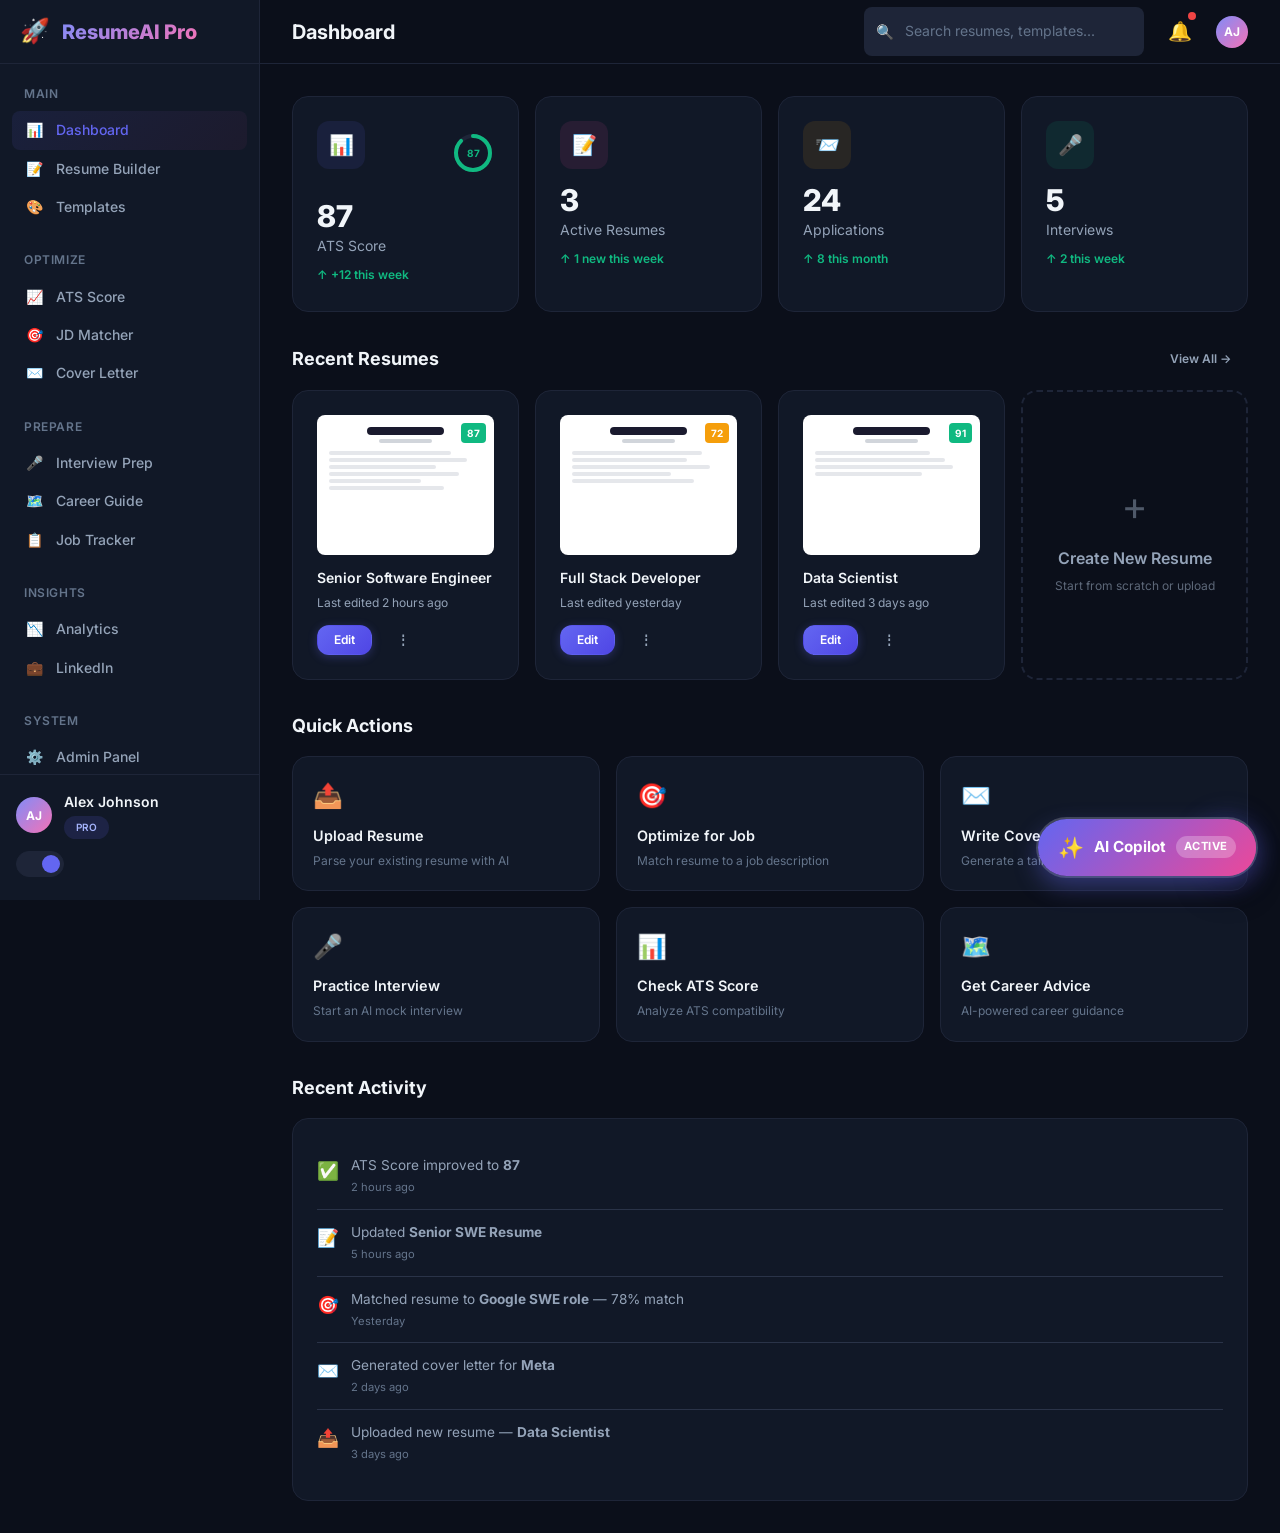
<file: dashboard.html>
<!DOCTYPE html>
<html lang="en" data-theme="dark">
<head>
<meta charset="UTF-8">
<meta name="viewport" content="width=device-width, initial-scale=1.0">
<title>Dashboard – ResumeAI Pro</title>
<link rel="stylesheet" href="css/main.css">
<link rel="stylesheet" href="css/ai-copilot.css">
<style>
.resume-card-preview { background: white; border-radius: 8px; padding: 12px; height: 140px; position: relative; overflow: hidden; }
.rcp-name { height: 8px; width: 50%; background: #1a1a2e; border-radius: 4px; margin: 0 auto 4px; }
.rcp-sub { height: 4px; width: 35%; background: #d1d5db; border-radius: 2px; margin: 0 auto 8px; }
.rcp-line { height: 4px; background: #e5e7eb; border-radius: 2px; margin-bottom: 3px; }
.rcp-badge { position: absolute; top: 8px; right: 8px; font-size: 10px; font-weight: 700; padding: 2px 6px; border-radius: 4px; color: white; }
.resume-card { transition: all 0.3s; cursor: pointer; }
.resume-card:hover { transform: translateY(-4px); box-shadow: var(--shadow-xl); }
.create-card { border: 2px dashed var(--border-primary); display: flex; flex-direction: column; align-items: center; justify-content: center; min-height: 260px; cursor: pointer; transition: all 0.3s; text-decoration: none; color: var(--text-secondary); border-radius: var(--radius-xl); }
.create-card:hover { border-color: var(--primary-400); color: var(--primary-400); background: rgba(99,102,241,0.03); }
.create-icon { font-size: 2.5rem; margin-bottom: 0.5rem; opacity: 0.5; }
.action-card { background: var(--surface-card); border: 1px solid var(--border-primary); border-radius: var(--radius-xl); padding: 1.25rem; transition: all 0.3s; text-decoration: none; color: var(--text-primary); display: block; }
.action-card:hover { transform: translateY(-2px); box-shadow: var(--shadow-lg); border-color: var(--primary-200); }
.action-icon { font-size: 1.5rem; margin-bottom: 0.5rem; }
.action-title { font-weight: 600; font-size: 0.9rem; margin-bottom: 0.25rem; }
.action-desc { font-size: 0.75rem; color: var(--text-tertiary); }
.activity-item { display: flex; align-items: flex-start; gap: 0.75rem; padding: 0.75rem 0; border-bottom: 1px solid var(--border-secondary); }
.activity-item:last-child { border-bottom: none; }
.activity-icon { font-size: 1.1rem; margin-top: 2px; }
.activity-text { font-size: 0.85rem; color: var(--text-secondary); }
.activity-time { font-size: 0.7rem; color: var(--text-tertiary); margin-top: 2px; }
.mini-gauge { width: 42px; height: 42px; position: relative; }
.mini-gauge svg { width: 100%; height: 100%; transform: rotate(-90deg); }
.mini-gauge .bg { fill: none; stroke: var(--bg-tertiary); stroke-width: 4; }
.mini-gauge .fg { fill: none; stroke-width: 4; stroke-linecap: round; }
.mini-gauge-val { position: absolute; inset: 0; display: flex; align-items: center; justify-content: center; font-size: 10px; font-weight: 700; }
.search-box { position: relative; }
.search-box input { padding-left: 2.5rem; background: var(--bg-tertiary); border: 1px solid transparent; width: 280px; }
.search-box input:focus { border-color: var(--primary-500); background: var(--surface-input); }
.search-icon { position: absolute; left: 0.75rem; top: 50%; transform: translateY(-50%); color: var(--text-tertiary); font-size: 0.9rem; }
.notification-bell { position: relative; cursor: pointer; font-size: 1.2rem; padding: 0.5rem; }
.notif-dot { position: absolute; top: 4px; right: 4px; width: 8px; height: 8px; background: var(--error-500); border-radius: 50%; }
.mobile-toggle { display: none; background: none; border: none; font-size: 1.5rem; cursor: pointer; color: var(--text-primary); }
@media (max-width: 768px) {
  .mobile-toggle { display: block; }
  .search-box input { width: 100%; }
  .search-box { flex: 1; }
}
</style>
</head>
<body>

<!-- Sidebar -->
<aside class="sidebar" id="sidebar">
  <div class="sidebar-header">
    <span style="font-size:1.5rem">🚀</span>
    <span class="sidebar-logo text-gradient">ResumeAI Pro</span>
  </div>
  <nav class="sidebar-nav">
    <div class="sidebar-section">
      <div class="sidebar-section-title">Main</div>
      <a href="dashboard.html" class="nav-item active"><span class="nav-icon">📊</span> Dashboard</a>
      <a href="builder.html" class="nav-item"><span class="nav-icon">📝</span> Resume Builder</a>
      <a href="templates.html" class="nav-item"><span class="nav-icon">🎨</span> Templates</a>
    </div>
    <div class="sidebar-section">
      <div class="sidebar-section-title">Optimize</div>
      <a href="ats-scorer.html" class="nav-item"><span class="nav-icon">📈</span> ATS Score</a>
      <a href="jd-matcher.html" class="nav-item"><span class="nav-icon">🎯</span> JD Matcher</a>
      <a href="cover-letter.html" class="nav-item"><span class="nav-icon">✉️</span> Cover Letter</a>
    </div>
    <div class="sidebar-section">
      <div class="sidebar-section-title">Prepare</div>
      <a href="interview.html" class="nav-item"><span class="nav-icon">🎤</span> Interview Prep</a>
      <a href="career.html" class="nav-item"><span class="nav-icon">🗺️</span> Career Guide</a>
      <a href="tracker.html" class="nav-item"><span class="nav-icon">📋</span> Job Tracker</a>
    </div>
    <div class="sidebar-section">
      <div class="sidebar-section-title">Insights</div>
      <a href="analytics.html" class="nav-item"><span class="nav-icon">📉</span> Analytics</a>
      <a href="linkedin.html" class="nav-item"><span class="nav-icon">💼</span> LinkedIn</a>
    </div>
    <div class="sidebar-section">
      <div class="sidebar-section-title">System</div>
      <a href="admin.html" class="nav-item"><span class="nav-icon">⚙️</span> Admin Panel</a>
    </div>
  </nav>
  <div class="sidebar-footer">
    <div class="flex items-center gap-3" style="margin-bottom:0.75rem">
      <div class="avatar" style="width:36px;height:36px;font-size:0.75rem">AJ</div>
      <div><div class="font-semibold text-sm">Alex Johnson</div><span class="badge badge-primary" style="font-size:10px">PRO</span></div>
    </div>
    <button class="theme-toggle w-full" id="themeToggleBtn" onclick="toggleTheme()" style="cursor:pointer" title="Toggle theme"></button>
  </div>
</aside>

<!-- Main Content -->
<div class="main-content">
  <header class="page-header">
    <div class="flex items-center gap-3">
      <button class="mobile-toggle" onclick="document.getElementById('sidebar').classList.toggle('open')">☰</button>
      <h1 class="text-xl font-bold">Dashboard</h1>
    </div>
    <div class="flex items-center gap-4">
      <div class="search-box hide-mobile">
        <span class="search-icon">🔍</span>
        <input type="text" class="input" placeholder="Search resumes, templates...">
      </div>
      <div class="notification-bell">🔔<div class="notif-dot"></div></div>
      <div class="avatar avatar-sm">AJ</div>
    </div>
  </header>

  <div class="page-body">
    <!-- Stats -->
    <div class="grid grid-4 gap-4 mb-8">
      <div class="stat-card animate-fade-in-up stagger-1">
        <div class="flex items-center justify-between mb-4">
          <div class="stat-icon" style="background:rgba(99,102,241,0.1);color:var(--primary-500)">📊</div>
          <div class="mini-gauge">
            <svg viewBox="0 0 42 42"><circle class="bg" cx="21" cy="21" r="17"/><circle class="fg" cx="21" cy="21" r="17" stroke="var(--success-500)" stroke-dasharray="107" stroke-dashoffset="14"/></svg>
            <div class="mini-gauge-val" style="color:var(--success-500)">87</div>
          </div>
        </div>
        <div class="stat-value" id="statAts">0</div>
        <div class="stat-label">ATS Score</div>
        <div class="stat-change positive">↑ +12 this week</div>
      </div>
      <div class="stat-card animate-fade-in-up stagger-2">
        <div class="stat-icon" style="background:rgba(236,72,153,0.1);color:var(--accent-500)">📝</div>
        <div class="stat-value" id="statResumes">0</div>
        <div class="stat-label">Active Resumes</div>
        <div class="stat-change positive">↑ 1 new this week</div>
      </div>
      <div class="stat-card animate-fade-in-up stagger-3">
        <div class="stat-icon" style="background:rgba(245,158,11,0.1);color:var(--warning-500)">📨</div>
        <div class="stat-value" id="statApps">0</div>
        <div class="stat-label">Applications</div>
        <div class="stat-change positive">↑ 8 this month</div>
      </div>
      <div class="stat-card animate-fade-in-up stagger-4">
        <div class="stat-icon" style="background:rgba(16,185,129,0.1);color:var(--success-500)">🎤</div>
        <div class="stat-value" id="statInt">0</div>
        <div class="stat-label">Interviews</div>
        <div class="stat-change positive">↑ 2 this week</div>
      </div>
    </div>

    <!-- Recent Resumes -->
    <div class="mb-8">
      <div class="flex items-center justify-between mb-4">
        <h2 class="text-lg font-bold">Recent Resumes</h2>
        <a href="builder.html" class="btn btn-ghost btn-sm">View All →</a>
      </div>
      <div class="grid grid-4 gap-4">
        <div class="card resume-card" onclick="location.href='builder.html'">
          <div class="resume-card-preview">
            <div class="rcp-badge" style="background:#10b981">87</div>
            <div class="rcp-name"></div><div class="rcp-sub"></div>
            <div class="rcp-line" style="width:80%"></div><div class="rcp-line" style="width:90%"></div>
            <div class="rcp-line" style="width:70%"></div><div class="rcp-line" style="width:85%"></div>
            <div class="rcp-line" style="width:60%"></div><div class="rcp-line" style="width:75%"></div>
          </div>
          <div class="mt-3">
            <div class="font-semibold text-sm">Senior Software Engineer</div>
            <div class="text-xs text-secondary mt-1">Last edited 2 hours ago</div>
            <div class="flex gap-2 mt-3">
              <button class="btn btn-primary btn-sm" onclick="event.stopPropagation();location.href='builder.html'">Edit</button>
              <button class="btn btn-ghost btn-sm" onclick="event.stopPropagation()">⋮</button>
            </div>
          </div>
        </div>
        <div class="card resume-card" onclick="location.href='builder.html'">
          <div class="resume-card-preview">
            <div class="rcp-badge" style="background:#f59e0b">72</div>
            <div class="rcp-name"></div><div class="rcp-sub"></div>
            <div class="rcp-line" style="width:85%"></div><div class="rcp-line" style="width:75%"></div>
            <div class="rcp-line" style="width:90%"></div><div class="rcp-line" style="width:65%"></div>
            <div class="rcp-line" style="width:80%"></div>
          </div>
          <div class="mt-3">
            <div class="font-semibold text-sm">Full Stack Developer</div>
            <div class="text-xs text-secondary mt-1">Last edited yesterday</div>
            <div class="flex gap-2 mt-3">
              <button class="btn btn-primary btn-sm" onclick="event.stopPropagation();location.href='builder.html'">Edit</button>
              <button class="btn btn-ghost btn-sm" onclick="event.stopPropagation()">⋮</button>
            </div>
          </div>
        </div>
        <div class="card resume-card" onclick="location.href='builder.html'">
          <div class="resume-card-preview">
            <div class="rcp-badge" style="background:#10b981">91</div>
            <div class="rcp-name"></div><div class="rcp-sub"></div>
            <div class="rcp-line" style="width:75%"></div><div class="rcp-line" style="width:85%"></div>
            <div class="rcp-line" style="width:90%"></div><div class="rcp-line" style="width:70%"></div>
          </div>
          <div class="mt-3">
            <div class="font-semibold text-sm">Data Scientist</div>
            <div class="text-xs text-secondary mt-1">Last edited 3 days ago</div>
            <div class="flex gap-2 mt-3">
              <button class="btn btn-primary btn-sm" onclick="event.stopPropagation();location.href='builder.html'">Edit</button>
              <button class="btn btn-ghost btn-sm" onclick="event.stopPropagation()">⋮</button>
            </div>
          </div>
        </div>
        <a href="builder.html" class="create-card">
          <div class="create-icon">+</div>
          <div class="font-semibold">Create New Resume</div>
          <div class="text-xs mt-1" style="opacity:0.6">Start from scratch or upload</div>
        </a>
      </div>
    </div>

    <!-- Quick Actions -->
    <div class="mb-8">
      <h2 class="text-lg font-bold mb-4">Quick Actions</h2>
      <div class="grid grid-3 gap-4">
        <a href="builder.html" class="action-card"><div class="action-icon">📤</div><div class="action-title">Upload Resume</div><div class="action-desc">Parse your existing resume with AI</div></a>
        <a href="jd-matcher.html" class="action-card"><div class="action-icon">🎯</div><div class="action-title">Optimize for Job</div><div class="action-desc">Match resume to a job description</div></a>
        <a href="cover-letter.html" class="action-card"><div class="action-icon">✉️</div><div class="action-title">Write Cover Letter</div><div class="action-desc">Generate a tailored cover letter</div></a>
        <a href="interview.html" class="action-card"><div class="action-icon">🎤</div><div class="action-title">Practice Interview</div><div class="action-desc">Start an AI mock interview</div></a>
        <a href="ats-scorer.html" class="action-card"><div class="action-icon">📊</div><div class="action-title">Check ATS Score</div><div class="action-desc">Analyze ATS compatibility</div></a>
        <a href="career.html" class="action-card"><div class="action-icon">🗺️</div><div class="action-title">Get Career Advice</div><div class="action-desc">AI-powered career guidance</div></a>
      </div>
    </div>

    <!-- Activity Feed -->
    <div>
      <h2 class="text-lg font-bold mb-4">Recent Activity</h2>
      <div class="card">
        <div class="activity-item"><div class="activity-icon">✅</div><div><div class="activity-text">ATS Score improved to <strong>87</strong></div><div class="activity-time">2 hours ago</div></div></div>
        <div class="activity-item"><div class="activity-icon">📝</div><div><div class="activity-text">Updated <strong>Senior SWE Resume</strong></div><div class="activity-time">5 hours ago</div></div></div>
        <div class="activity-item"><div class="activity-icon">🎯</div><div><div class="activity-text">Matched resume to <strong>Google SWE role</strong> — 78% match</div><div class="activity-time">Yesterday</div></div></div>
        <div class="activity-item"><div class="activity-icon">✉️</div><div><div class="activity-text">Generated cover letter for <strong>Meta</strong></div><div class="activity-time">2 days ago</div></div></div>
        <div class="activity-item"><div class="activity-icon">📤</div><div><div class="activity-text">Uploaded new resume — <strong>Data Scientist</strong></div><div class="activity-time">3 days ago</div></div></div>
      </div>
    </div>
  </div>
</div>

<!-- Copilot Widget -->
<div class="copilot-widget">
  <button class="copilot-btn" id="copilotToggle" onclick="toggleCopilot()">✨</button>
  <div class="copilot-panel" id="copilotPanel">
    <div class="copilot-header">
      <span style="font-size:1.2rem">🤖</span>
      <div style="flex:1"><div class="font-semibold" style="font-size:0.9rem">AI Career Copilot</div><div style="font-size:0.65rem;opacity:0.8">● Online</div></div>
      <button onclick="toggleCopilot()" style="background:none;border:none;color:white;cursor:pointer;font-size:1.1rem">✕</button>
    </div>
    <div class="copilot-messages" id="copilotMessages">
      <div class="copilot-msg ai">Hi Alex! 👋 I'm your AI Career Copilot. I can help you with resume optimization, interview prep, career advice, and more. What would you like to work on today?</div>
    </div>
    <div class="copilot-input-area">
      <input type="text" class="copilot-input" id="copilotInput" placeholder="Ask me anything..." onkeydown="if(event.key==='Enter')sendCopilotMsg()">
      <button class="copilot-send" onclick="sendCopilotMsg()">→</button>
    </div>
  </div>
</div>

<script>
// Theme
function toggleTheme() {
  const html = document.documentElement;
  const next = html.getAttribute('data-theme') === 'dark' ? 'light' : 'dark';
  html.setAttribute('data-theme', next);
  localStorage.setItem('theme', next);
}
(function(){ const s=localStorage.getItem('theme')||'dark'; document.documentElement.setAttribute('data-theme',s); })();

// Stat Animations
function animateVal(id, target, duration=1200) {
  const el = document.getElementById(id);
  const start = performance.now();
  function step(ts) {
    const p = Math.min((ts-start)/duration, 1);
    const eased = 1 - Math.pow(1-p, 3);
    el.textContent = Math.round(target * eased);
    if (p < 1) requestAnimationFrame(step);
  }
  requestAnimationFrame(step);
}
setTimeout(() => { animateVal('statAts', 87); animateVal('statResumes', 3); animateVal('statApps', 24); animateVal('statInt', 5); }, 300);

// Copilot
function toggleCopilot() { document.getElementById('copilotPanel').classList.toggle('open'); }
const aiResponses = [
  "I'd recommend optimizing your resume keywords for the specific role. Would you like me to analyze your resume against a job description?",
  "Great question! Try quantifying your achievements. Instead of 'improved performance', say 'improved API response time by 40%, serving 2M+ daily requests'.",
  "I can help with that! Let me suggest some relevant interview questions. Would you prefer technical or behavioral questions?",
  "Your resume looks strong! Consider adding more action verbs like 'architected', 'spearheaded', 'optimized' to boost your ATS score by 10-15 points.",
  "Based on your profile, I'd recommend getting an AWS Solutions Architect certification. It's highly valued for senior engineering roles and takes about 2-3 months to prepare.",
  "For your cover letter, focus on demonstrating impact. Lead with your strongest achievement and connect it directly to the job requirements."
];
let aiIdx = 0;
function sendCopilotMsg() {
  const input = document.getElementById('copilotInput');
  const msg = input.value.trim();
  if (!msg) return;
  const container = document.getElementById('copilotMessages');
  container.innerHTML += `<div class="copilot-msg user">${msg}</div>`;
  input.value = '';
  container.scrollTop = container.scrollHeight;
  setTimeout(() => {
    container.innerHTML += `<div class="copilot-msg ai">${aiResponses[aiIdx % aiResponses.length]}</div>`;
    aiIdx++;
    container.scrollTop = container.scrollHeight;
  }, 1000);
}
</script>
<script src="js/ai-copilot.js"></script>
</body>
</html>
</file>
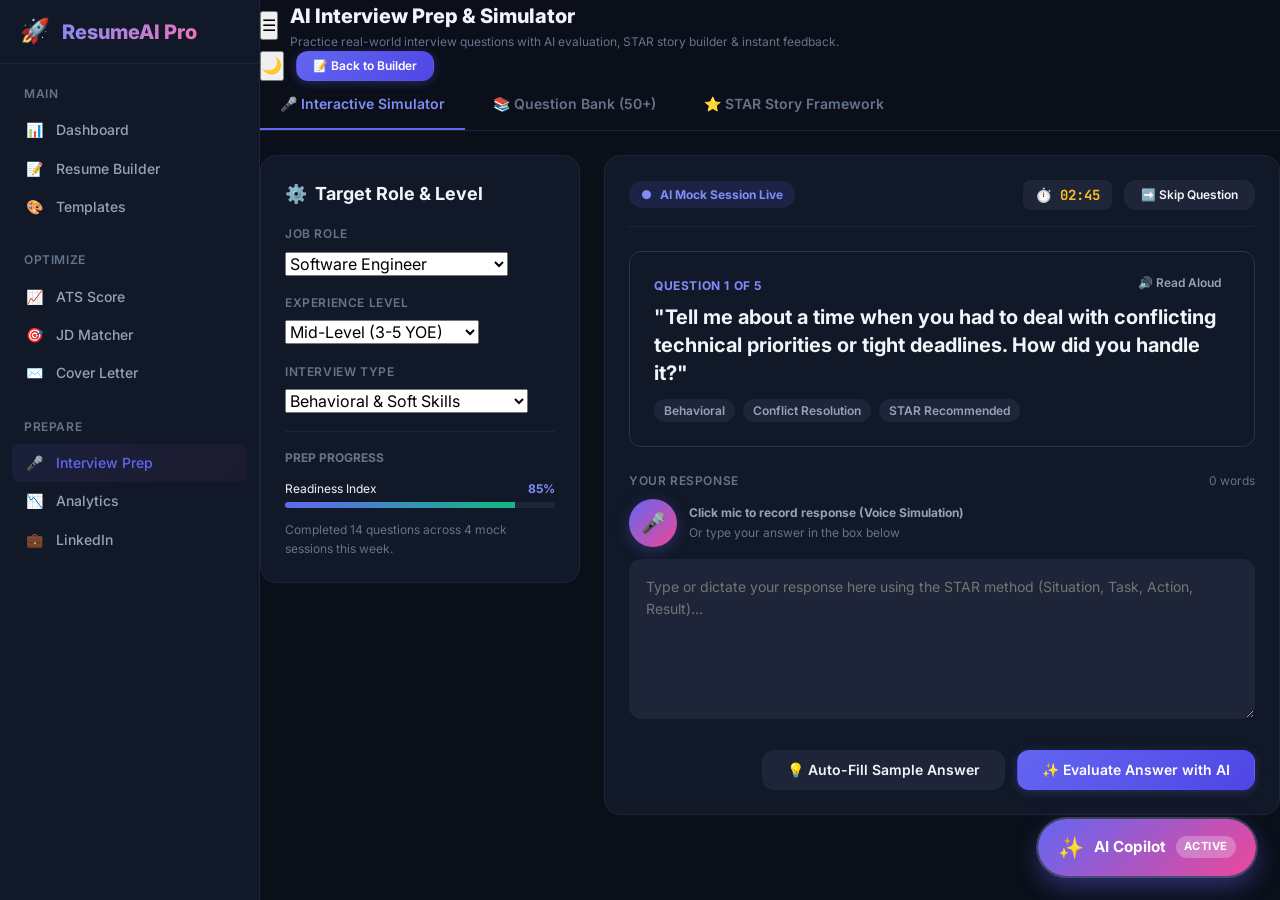
<file: interview.html>
<!DOCTYPE html>
<html lang="en" data-theme="dark">
<head>
<meta charset="UTF-8">
<meta name="viewport" content="width=device-width, initial-scale=1.0">
<title>AI Interview Prep – ResumeAI Pro</title>
<meta name="description" content="Master your job interviews with AI-powered mock interviews, instant answer feedback, STAR method framework, and role-specific question banks.">
<link rel="stylesheet" href="css/main.css">
<link rel="stylesheet" href="css/ai-copilot.css">
<style>
/* ── Interview Prep Page Styles ── */
.prep-container {
  max-width: 1400px;
  margin: 0 auto;
}

.prep-grid {
  display: grid;
  grid-template-columns: 320px 1fr;
  gap: var(--space-6);
}
@media (max-width: 1024px) {
  .prep-grid { grid-template-columns: 1fr; }
}

/* Sidebar Config Card */
.config-card {
  background: var(--surface-card);
  border: 1px solid var(--border-primary);
  border-radius: var(--radius-xl);
  padding: var(--space-6);
  height: fit-content;
  position: sticky;
  top: 90px;
}

.config-title {
  font-size: var(--text-lg);
  font-weight: 700;
  margin-bottom: var(--space-4);
  display: flex;
  align-items: center;
  gap: var(--space-2);
}

.form-group {
  margin-bottom: var(--space-4);
}
.form-label {
  display: block;
  font-size: var(--text-xs);
  font-weight: 600;
  text-transform: uppercase;
  letter-spacing: 0.05em;
  color: var(--text-tertiary);
  margin-bottom: var(--space-2);
}

/* Tabs */
.prep-tabs {
  display: flex;
  gap: var(--space-2);
  border-bottom: 1px solid var(--border-primary);
  margin-bottom: var(--space-6);
}
.tab-btn {
  padding: var(--space-3) var(--space-5);
  font-size: var(--text-sm);
  font-weight: 600;
  color: var(--text-tertiary);
  background: none;
  border: none;
  border-bottom: 2px solid transparent;
  cursor: pointer;
  transition: all var(--transition-fast);
  display: flex;
  align-items: center;
  gap: var(--space-2);
}
.tab-btn:hover { color: var(--text-secondary); }
.tab-btn.active {
  color: var(--primary-400);
  border-bottom-color: var(--primary-500);
}

/* Mock Simulator */
.simulator-box {
  background: var(--surface-card);
  border: 1px solid var(--border-primary);
  border-radius: var(--radius-xl);
  padding: var(--space-6);
  position: relative;
  overflow: hidden;
}

.sim-header {
  display: flex;
  justify-content: space-between;
  align-items: center;
  margin-bottom: var(--space-6);
  padding-bottom: var(--space-4);
  border-bottom: 1px solid var(--border-primary);
}

.sim-badge {
  display: inline-flex;
  align-items: center;
  gap: var(--space-2);
  padding: var(--space-1) var(--space-3);
  border-radius: var(--radius-full);
  font-size: var(--text-xs);
  font-weight: 700;
  background: rgba(99,102,241,0.15);
  color: var(--primary-400);
}

.timer-badge {
  display: inline-flex;
  align-items: center;
  gap: var(--space-2);
  font-family: var(--font-mono);
  font-size: var(--text-sm);
  font-weight: 700;
  padding: var(--space-1) var(--space-3);
  border-radius: var(--radius-md);
  background: var(--bg-tertiary);
  color: var(--warning-400);
}

.question-card {
  background: var(--bg-secondary);
  border: 1px solid var(--border-secondary);
  border-radius: var(--radius-lg);
  padding: var(--space-6);
  margin-bottom: var(--space-6);
  position: relative;
}

.q-number {
  font-size: var(--text-xs);
  font-weight: 700;
  text-transform: uppercase;
  color: var(--primary-400);
  letter-spacing: 0.05em;
  margin-bottom: var(--space-2);
}

.q-text {
  font-size: var(--text-xl);
  font-weight: 700;
  color: var(--text-primary);
  line-height: 1.4;
  margin-bottom: var(--space-3);
}

.q-tags {
  display: flex;
  gap: var(--space-2);
  flex-wrap: wrap;
}

.tag-badge {
  font-size: var(--text-xs);
  font-weight: 600;
  padding: 2px 10px;
  border-radius: var(--radius-full);
  background: var(--bg-tertiary);
  color: var(--text-secondary);
}

.answer-area {
  margin-bottom: var(--space-6);
}

.audio-controls {
  display: flex;
  align-items: center;
  gap: var(--space-3);
  margin-bottom: var(--space-3);
}

.mic-btn {
  width: 48px;
  height: 48px;
  border-radius: 50%;
  background: linear-gradient(135deg, var(--primary-500), var(--accent-500));
  border: none;
  color: white;
  font-size: var(--text-xl);
  display: flex;
  align-items: center;
  justify-content: center;
  cursor: pointer;
  box-shadow: 0 4px 15px rgba(99,102,241,0.3);
  transition: all var(--transition-fast);
}
.mic-btn:hover { transform: scale(1.05); }
.mic-btn.recording {
  animation: pulseMic 1.2s infinite;
  background: linear-gradient(135deg, var(--error-500), var(--accent-600));
}

@keyframes pulseMic {
  0% { box-shadow: 0 0 0 0 rgba(239,68,68,0.6); }
  70% { box-shadow: 0 0 0 15px rgba(239,68,68,0); }
  100% { box-shadow: 0 0 0 0 rgba(239,68,68,0); }
}

.response-textarea {
  width: 100%;
  min-height: 160px;
  padding: var(--space-4);
  background: var(--bg-tertiary);
  border: 1px solid var(--border-primary);
  border-radius: var(--radius-lg);
  color: var(--text-primary);
  font-size: var(--text-sm);
  line-height: 1.6;
  resize: vertical;
  transition: all var(--transition-fast);
}
.response-textarea:focus {
  outline: none;
  border-color: var(--primary-500);
  background: var(--surface-input);
}

/* Feedback Card */
.feedback-box {
  display: none;
  background: var(--bg-secondary);
  border: 1px solid var(--border-primary);
  border-radius: var(--radius-lg);
  padding: var(--space-6);
  margin-top: var(--space-6);
  animation: fadeInUp 0.4s ease-out;
}
.feedback-box.visible { display: block; }

.fb-metrics {
  display: grid;
  grid-template-columns: repeat(4, 1fr);
  gap: var(--space-4);
  margin-bottom: var(--space-6);
}
@media (max-width: 768px) {
  .fb-metrics { grid-template-columns: 1fr 1fr; }
}

.metric-card {
  background: var(--surface-card);
  border: 1px solid var(--border-secondary);
  border-radius: var(--radius-md);
  padding: var(--space-4);
  text-align: center;
}
.metric-val {
  font-size: var(--text-2xl);
  font-weight: 800;
  color: var(--primary-400);
}
.metric-lbl {
  font-size: var(--text-xs);
  color: var(--text-tertiary);
  margin-top: var(--space-1);
}

/* Question Bank List */
.q-bank-item {
  background: var(--surface-card);
  border: 1px solid var(--border-primary);
  border-radius: var(--radius-lg);
  padding: var(--space-5);
  margin-bottom: var(--space-4);
  transition: all var(--transition-fast);
  cursor: pointer;
}
.q-bank-item:hover {
  border-color: var(--primary-400);
  transform: translateY(-2px);
  box-shadow: var(--shadow-md);
}

.q-bank-header {
  display: flex;
  justify-content: space-between;
  align-items: flex-start;
  gap: var(--space-4);
}

.q-bank-title {
  font-size: var(--text-base);
  font-weight: 700;
  color: var(--text-primary);
  margin-bottom: var(--space-2);
}

.q-answer-collapse {
  display: none;
  margin-top: var(--space-4);
  padding-top: var(--space-4);
  border-top: 1px solid var(--border-secondary);
  font-size: var(--text-sm);
  line-height: 1.6;
  color: var(--text-secondary);
}
.q-answer-collapse.open { display: block; }

/* STAR Framework Grid */
.star-grid {
  display: grid;
  grid-template-columns: 1fr 1fr;
  gap: var(--space-4);
}
@media (max-width: 768px) {
  .star-grid { grid-template-columns: 1fr; }
}

.star-card {
  background: var(--surface-card);
  border: 1px solid var(--border-primary);
  border-radius: var(--radius-lg);
  padding: var(--space-5);
}

.star-letter {
  display: inline-flex;
  align-items: center;
  justify-content: center;
  width: 36px;
  height: 36px;
  border-radius: 50%;
  font-weight: 900;
  font-size: var(--text-lg);
  color: white;
  margin-bottom: var(--space-3);
}
.sl-s { background: var(--primary-500); }
.sl-t { background: var(--accent-500); }
.sl-a { background: var(--success-500); }
.sl-r { background: var(--warning-500); }

</style>
</head>
<body>

<div class="app-layout">
  <!-- Sidebar -->
  <aside class="sidebar" id="sidebar">
    <div class="sidebar-header">
      <span style="font-size:1.5rem">🚀</span>
      <span class="sidebar-logo text-gradient">ResumeAI Pro</span>
    </div>
    <nav class="sidebar-nav">
      <div class="sidebar-section">
        <div class="sidebar-section-title">Main</div>
        <a href="dashboard.html" class="nav-item"><span class="nav-icon">📊</span> Dashboard</a>
        <a href="builder.html" class="nav-item"><span class="nav-icon">📝</span> Resume Builder</a>
        <a href="templates.html" class="nav-item"><span class="nav-icon">🎨</span> Templates</a>
      </div>
      <div class="sidebar-section">
        <div class="sidebar-section-title">Optimize</div>
        <a href="ats-scorer.html" class="nav-item"><span class="nav-icon">📈</span> ATS Score</a>
        <a href="jd-matcher.html" class="nav-item"><span class="nav-icon">🎯</span> JD Matcher</a>
        <a href="cover-letter.html" class="nav-item"><span class="nav-icon">✉️</span> Cover Letter</a>
      </div>
      <div class="sidebar-section">
        <div class="sidebar-section-title">Prepare</div>
        <a href="interview.html" class="nav-item active"><span class="nav-icon">🎤</span> Interview Prep</a>
        <a href="analytics.html" class="nav-item"><span class="nav-icon">📉</span> Analytics</a>
        <a href="linkedin.html" class="nav-item"><span class="nav-icon">💼</span> LinkedIn</a>
      </div>
    </nav>
  </aside>

  <!-- Main Content -->
  <main class="main-content">
    <!-- Header -->
    <header class="app-header">
      <div style="display:flex; align-items:center; gap:var(--space-3)">
        <button class="mobile-toggle" onclick="toggleSidebar()">☰</button>
        <div>
          <h1 style="font-size:var(--text-xl); font-weight:800">AI Interview Prep & Simulator</h1>
          <p style="font-size:var(--text-xs); color:var(--text-tertiary)">Practice real-world interview questions with AI evaluation, STAR story builder & instant feedback.</p>
        </div>
      </div>
      <div style="display:flex; align-items:center; gap:var(--space-3)">
        <button class="theme-btn" onclick="toggleTheme()" title="Toggle Theme">🌙</button>
        <a href="builder.html" class="btn btn-primary btn-sm">📝 Back to Builder</a>
      </div>
    </header>

    <div class="content-body prep-container">
      
      <!-- Top Navigation Tabs -->
      <div class="prep-tabs">
        <button class="tab-btn active" onclick="switchPrepTab('simulator')">🎤 Interactive Simulator</button>
        <button class="tab-btn" onclick="switchPrepTab('bank')">📚 Question Bank (50+)</button>
        <button class="tab-btn" onclick="switchPrepTab('star')">⭐ STAR Story Framework</button>
      </div>

      <div class="prep-grid">
        
        <!-- Sidebar Controls / Profile Setup -->
        <aside class="config-card">
          <div class="config-title">
            <span>⚙️</span> Target Role & Level
          </div>
          
          <div class="form-group">
            <label class="form-label">Job Role</label>
            <select class="form-control" id="roleSelect" onchange="updateQuestionPool()">
              <option value="swe">Software Engineer</option>
              <option value="frontend">Frontend Developer</option>
              <option value="pm">Product Manager</option>
              <option value="ds">Data Scientist / AI Engineer</option>
              <option value="devops">DevOps / Cloud Engineer</option>
              <option value="marketing">Digital Marketing Manager</option>
            </select>
          </div>

          <div class="form-group">
            <label class="form-label">Experience Level</label>
            <select class="form-control" id="levelSelect">
              <option value="entry">Entry Level (0-2 YOE)</option>
              <option value="mid" selected>Mid-Level (3-5 YOE)</option>
              <option value="senior">Senior / Lead (6+ YOE)</option>
            </select>
          </div>

          <div class="form-group">
            <label class="form-label">Interview Type</label>
            <select class="form-control" id="typeSelect" onchange="updateQuestionPool()">
              <option value="behavioral">Behavioral & Soft Skills</option>
              <option value="technical">Technical Core & Architecture</option>
              <option value="situational">Situational & Problem Solving</option>
              <option value="hr">HR & Salary Expectations</option>
            </select>
          </div>

          <div style="border-top:1px solid var(--border-primary); padding-top:var(--space-4); margin-top:var(--space-4)">
            <div style="font-size:var(--text-xs); font-weight:700; text-transform:uppercase; color:var(--text-tertiary); margin-bottom:var(--space-3)">Prep Progress</div>
            <div style="display:flex; justify-content:space-between; font-size:var(--text-xs); margin-bottom:4px">
              <span>Readiness Index</span>
              <span style="font-weight:700; color:var(--primary-400)">85%</span>
            </div>
            <div style="height:6px; background:var(--bg-tertiary); border-radius:3px; overflow:hidden">
              <div style="width:85%; height:100%; background:linear-gradient(90deg, var(--primary-500), var(--success-500))"></div>
            </div>
            <p style="font-size:var(--text-xs); color:var(--text-tertiary); margin-top:var(--space-3)">Completed 14 questions across 4 mock sessions this week.</p>
          </div>
        </aside>

        <!-- Main Tab Contents -->
        <section>

          <!-- TAB 1: INTERACTIVE SIMULATOR -->
          <div id="tab-simulator" class="tab-content">
            <div class="simulator-box">
              <div class="sim-header">
                <div class="sim-badge">
                  <span>●</span> AI Mock Session Live
                </div>
                <div style="display:flex; align-items:center; gap:var(--space-3)">
                  <div class="timer-badge" id="sessionTimer">⏱️ 02:45</div>
                  <button class="btn btn-secondary btn-sm" onclick="nextQuestion()">➡️ Skip Question</button>
                </div>
              </div>

              <!-- Question Display -->
              <div class="question-card">
                <div class="q-number">Question <span id="currentQNum">1</span> of 5</div>
                <div class="q-text" id="questionText">"Tell me about a time when you had to deal with conflicting technical priorities or tight deadlines. How did you handle it?"</div>
                <div class="q-tags">
                  <span class="tag-badge">Behavioral</span>
                  <span class="tag-badge">Conflict Resolution</span>
                  <span class="tag-badge">STAR Recommended</span>
                </div>
                <button class="btn btn-sm btn-ghost" style="position:absolute; top:var(--space-4); right:var(--space-4)" onclick="speakQuestion()">🔊 Read Aloud</button>
              </div>

              <!-- Answer Input & Audio Controls -->
              <div class="answer-area">
                <div style="display:flex; justify-content:space-between; align-items:center; margin-bottom:var(--space-2)">
                  <label class="form-label" style="margin-bottom:0">Your Response</label>
                  <span style="font-size:var(--text-xs); color:var(--text-tertiary)" id="wordCount">0 words</span>
                </div>
                
                <div class="audio-controls">
                  <button class="mic-btn" id="micBtn" onclick="toggleVoiceRecording()" title="Click to Simulate Voice Recording">🎤</button>
                  <div style="font-size:var(--text-xs); color:var(--text-secondary)">
                    <strong id="recStatus">Click mic to record response (Voice Simulation)</strong>
                    <div style="color:var(--text-tertiary)">Or type your answer in the box below</div>
                  </div>
                </div>

                <textarea class="response-textarea" id="userAnswerText" placeholder="Type or dictate your response here using the STAR method (Situation, Task, Action, Result)..." oninput="updateWordCount()"></textarea>
              </div>

              <!-- Action Bar -->
              <div style="display:flex; gap:var(--space-3); justify-content:flex-end">
                <button class="btn btn-secondary" onclick="insertSampleAnswer()">💡 Auto-Fill Sample Answer</button>
                <button class="btn btn-primary" onclick="evaluateAnswer()">✨ Evaluate Answer with AI</button>
              </div>

              <!-- AI Evaluation Result -->
              <div class="feedback-box" id="feedbackBox">
                <h3 style="font-size:var(--text-lg); font-weight:800; margin-bottom:var(--space-4); display:flex; align-items:center; gap:var(--space-2)">
                  🎯 AI Answer Feedback & Analysis
                </h3>

                <div class="fb-metrics">
                  <div class="metric-card">
                    <div class="metric-val" id="scoreOverall">94%</div>
                    <div class="metric-lbl">Overall Quality</div>
                  </div>
                  <div class="metric-card">
                    <div class="metric-val" style="color:var(--success-400)" id="scoreStar">STAR Match</div>
                    <div class="metric-lbl">Methodology</div>
                  </div>
                  <div class="metric-card">
                    <div class="metric-val" style="color:var(--accent-400)" id="scorePace">Normal</div>
                    <div class="metric-lbl">Pace & Tone</div>
                  </div>
                  <div class="metric-card">
                    <div class="metric-val" style="color:var(--warning-400)" id="scoreClarity">High</div>
                    <div class="metric-lbl">Clarity & Impact</div>
                  </div>
                </div>

                <div style="background:var(--surface-card); border-radius:var(--radius-lg); padding:var(--space-4); margin-bottom:var(--space-4)">
                  <h4 style="font-size:var(--text-sm); font-weight:700; color:var(--success-400); margin-bottom:var(--space-2)">✅ Key Strengths</h4>
                  <ul style="padding-left:var(--space-5); font-size:var(--text-sm); color:var(--text-secondary)" id="strengthsList">
                    <li>Clear context given for the high-priority deadline.</li>
                    <li>Strong focus on proactive communication with stakeholders.</li>
                    <li>Quantified business impact in the result section.</li>
                  </ul>
                </div>

                <div style="background:var(--surface-card); border-radius:var(--radius-lg); padding:var(--space-4); margin-bottom:var(--space-4)">
                  <h4 style="font-size:var(--text-sm); font-weight:700; color:var(--primary-400); margin-bottom:var(--space-2)">💡 Ideal Model Answer</h4>
                  <p style="font-size:var(--text-sm); color:var(--text-secondary); line-height:1.6" id="modelAnswerText">
                    "At my previous company, we faced a critical release deadline while discovering a severe API bottleneck. (Situation) I was responsible for delivering the core billing component on time. (Task) I organized a quick triage sync, re-negotiated non-critical requirements with the PM, and refactored the query pipeline. (Action) As a result, we hit the deadline with 0 downtime and improved API response speed by 35%. (Result)"
                  </p>
                </div>

                <div style="display:flex; justify-content:flex-end">
                  <button class="btn btn-primary" onclick="nextQuestion()">Next Question ➡️</button>
                </div>
              </div>
            </div>
          </div>

          <!-- TAB 2: QUESTION BANK -->
          <div id="tab-bank" class="tab-content" style="display:none">
            <div style="display:flex; justify-content:space-between; align-items:center; margin-bottom:var(--space-4)">
              <input type="text" class="form-control" id="bankSearch" placeholder="🔍 Search questions by keyword or topic..." style="max-width:400px" onkeyup="filterBank()">
              <span style="font-size:var(--text-xs); color:var(--text-tertiary)">Showing top questions curated for top tech companies</span>
            </div>

            <div id="bankList">
              <div class="q-bank-item" onclick="toggleAnswer(this)">
                <div class="q-bank-header">
                  <div>
                    <div class="q-bank-title">What is your biggest weakness and how do you work to overcome it?</div>
                    <div class="q-tags">
                      <span class="tag-badge">HR & Behavioral</span>
                      <span class="tag-badge">Self-Awareness</span>
                    </div>
                  </div>
                  <span style="font-size:var(--text-xs); color:var(--primary-400); font-weight:700">Click to View Model Answer ▼</span>
                </div>
                <div class="q-answer-collapse">
                  <strong>Model Answer Strategy:</strong> Pick a real professional area of growth (e.g., delegating tasks early or public speaking) and demonstrate actionable steps you take to address it. Avoid humblebrags like "I work too hard".
                </div>
              </div>

              <div class="q-bank-item" onclick="toggleAnswer(this)">
                <div class="q-bank-header">
                  <div>
                    <div class="q-bank-title">Explain the difference between SQL and NoSQL databases. When would you choose one over the other?</div>
                    <div class="q-tags">
                      <span class="tag-badge">Technical Core</span>
                      <span class="tag-badge">System Design</span>
                    </div>
                  </div>
                  <span style="font-size:var(--text-xs); color:var(--primary-400); font-weight:700">Click to View Model Answer ▼</span>
                </div>
                <div class="q-answer-collapse">
                  <strong>Model Answer Strategy:</strong> Compare relational structured schema (ACID compliance, SQL) vs document/key-value flexible scaling (NoSQL). Mention choosing SQL for financial transactions and NoSQL for real-time analytics or unstructured data feeds.
                </div>
              </div>

              <div class="q-bank-item" onclick="toggleAnswer(this)">
                <div class="q-bank-header">
                  <div>
                    <div class="q-bank-title">How do you handle a situation where a teammate is underperforming on a shared deliverable?</div>
                    <div class="q-tags">
                      <span class="tag-badge">Leadership</span>
                      <span class="tag-badge">Team Dynamics</span>
                    </div>
                  </div>
                  <span style="font-size:var(--text-xs); color:var(--primary-400); font-weight:700">Click to View Model Answer ▼</span>
                </div>
                <div class="q-answer-collapse">
                  <strong>Model Answer Strategy:</strong> Empathize first in a private 1-on-1 setting, understand blockers, offer assistance on tasks, and establish clear checkpoints without micromanaging or escalating prematurely.
                </div>
              </div>
            </div>
          </div>

          <!-- TAB 3: STAR STORY FRAMEWORK -->
          <div id="tab-star" class="tab-content" style="display:none">
            <div class="card" style="margin-bottom:var(--space-6)">
              <h2 style="font-size:var(--text-lg); font-weight:800; margin-bottom:var(--space-2)">⭐ STAR Method Story Builder</h2>
              <p style="font-size:var(--text-xs); color:var(--text-tertiary); margin-bottom:var(--space-4)">Structure your accomplishments into high-impact behavioral answers that impress hiring managers.</p>

              <div class="star-grid">
                <div class="star-card">
                  <div class="sl-s star-letter">S</div>
                  <h4 style="font-size:var(--text-sm); font-weight:700; margin-bottom:var(--space-2)">Situation</h4>
                  <p style="font-size:var(--text-xs); color:var(--text-tertiary); margin-bottom:var(--space-3)">Set the scene and provide necessary details of your example.</p>
                  <textarea class="form-control" rows="3" placeholder="Example: Our main database cluster experienced a 40% latency spike during peak sale events..."></textarea>
                </div>

                <div class="star-card">
                  <div class="sl-t star-letter">T</div>
                  <h4 style="font-size:var(--text-sm); font-weight:700; margin-bottom:var(--space-2)">Task</h4>
                  <p style="font-size:var(--text-xs); color:var(--text-tertiary); margin-bottom:var(--space-3)">Describe your specific responsibility in the situation.</p>
                  <textarea class="form-control" rows="3" placeholder="Example: My goal was to identify the root bottleneck and restore response times under 200ms without data loss..."></textarea>
                </div>

                <div class="star-card">
                  <div class="sl-a star-letter">A</div>
                  <h4 style="font-size:var(--text-sm); font-weight:700; margin-bottom:var(--space-2)">Action</h4>
                  <p style="font-size:var(--text-xs); color:var(--text-tertiary); margin-bottom:var(--space-3)">Explain exactly what steps you took to address the challenge.</p>
                  <textarea class="form-control" rows="3" placeholder="Example: I implemented Redis caching, optimized indexing, and reconfigured connection pooling..."></textarea>
                </div>

                <div class="star-card">
                  <div class="sl-r star-letter">R</div>
                  <h4 style="font-size:var(--text-sm); font-weight:700; margin-bottom:var(--space-2)">Result</h4>
                  <p style="font-size:var(--text-xs); color:var(--text-tertiary); margin-bottom:var(--space-3)">Share the outcomes and quantify your achievements with metrics.</p>
                  <textarea class="form-control" rows="3" placeholder="Example: Reduced query latency by 65%, prevented downtime, and saved $15k in server infrastructure costs..."></textarea>
                </div>
              </div>

              <div style="display:flex; justify-content:flex-end; margin-top:var(--space-4)">
                <button class="btn btn-primary" onclick="alert('STAR Story Saved to your Interview Prep Notebook!')">💾 Save Story to Notebook</button>
              </div>
            </div>
          </div>

        </section>
      </div>

    </div>
  </main>
</div>

<script>
// Toggle Theme
function toggleTheme() {
  const html = document.documentElement;
  const current = html.getAttribute('data-theme');
  const next = current === 'dark' ? 'light' : 'dark';
  html.setAttribute('data-theme', next);
}

// Toggle Sidebar
function toggleSidebar() {
  document.getElementById('sidebar').classList.toggle('open');
}

// Switch Tabs
function switchPrepTab(tabId) {
  document.querySelectorAll('.tab-btn').forEach(btn => btn.classList.remove('active'));
  document.querySelectorAll('.tab-content').forEach(c => c.style.display = 'none');
  
  if (event && event.currentTarget) {
    event.currentTarget.classList.add('active');
  }
  document.getElementById('tab-' + tabId).style.display = 'block';
}

// Role-Based Question Bank
const questionBank = {
  swe: [
    "Tell me about a time when you had to deal with conflicting technical priorities or tight deadlines.",
    "Describe a complex software architecture bug you debugged. What toolings and steps did you use?",
    "How do you ensure high code quality and test coverage when shipping fast?"
  ],
  ds: [
    "Tell me about a time when your machine learning model performed well in training but poorly in production (data drift). How did you resolve it?",
    "How do you balance model accuracy vs latency and interpretability when pitching to business stakeholders?",
    "Describe a large-scale data engineering pipeline you designed to process unstructured data."
  ],
  frontend: [
    "How do you optimize initial page load performance and Cumulative Layout Shift (CLS) in modern web applications?",
    "Describe a challenging state management scenario you resolved in React/Vue/Angular.",
    "How do you handle accessibility (a11y) and cross-browser compatibility during development?"
  ],
  pm: [
    "How do you prioritize feature requests when engineering resources are constrained?",
    "Walk me through a product launch that didn't go as planned. What did you learn?",
    "How do you measure product success beyond surface vanity metrics?"
  ],
  devops: [
    "Describe a high-severity cloud outage you responded to. What was your root cause mitigation strategy?",
    "How do you implement Zero-Downtime deployments across multi-region Kubernetes clusters?",
    "How do you enforce security policy compliance in CI/CD pipelines?"
  ],
  marketing: [
    "Describe a digital campaign where CAC (Customer Acquisition Cost) exceeded target. How did you pivot?",
    "How do you leverage AI & data analytics to optimize multi-channel conversion funnels?",
    "Walk me through how you build a GTM strategy for a new SaaS product."
  ]
};

// Role-based Sample Answers
const roleAnswers = {
  ds: "In my previous project, our production model experienced severe data drift, dropping precision by 25%. (Situation) My task was to restore model accuracy without interrupting live recommendations. (Task) I set up automated data validation pipelines using Great Expectations and retrained the model with recent feature embeddings. (Action) As a result, model accuracy recovered to 96% and overall user engagement grew by 18%. (Result)",
  swe: "In my last role, we faced a major release deadline while encountering database connection spikes. (Situation) I prioritized fixing the core API bottleneck. (Task) I refactored the query pipeline, communicated transparently with PMs, and deployed Redis caching. (Action) Server response times dropped by 40% with zero launch downtime. (Result)",
  pm: "When our engineering capacity dropped by 30% right before a major sprint, (Situation) I needed to re-evaluate our roadmap priorities. (Task) I ran a MoSCoW prioritization framework with key stakeholders, trimming low-impact scope while keeping core revenue features. (Action) We delivered the core release on time with 98% positive user adoption. (Result)",
  frontend: "When user reports indicated slow load times on mobile devices, (Situation) I took ownership of performance optimization. (Task) I implemented code-splitting, lazy-loaded offscreen media, and refactored heavy dependencies. (Action) This reduced LCP from 4.2s to 1.1s and improved Lighthouse score to 98. (Result)"
};

let currentQIndex = 0;
function updateQuestionPool() {
  const role = document.getElementById('roleSelect').value;
  const pool = questionBank[role] || questionBank.swe;
  currentQIndex = 0;
  document.getElementById('questionText').innerText = `"${pool[0]}"`;
  document.getElementById('currentQNum').innerText = "1";
  document.getElementById('feedbackBox').classList.remove('visible');
  document.getElementById('userAnswerText').value = "";
  updateWordCount();
}

function nextQuestion() {
  const role = document.getElementById('roleSelect').value;
  const pool = questionBank[role] || questionBank.swe;
  currentQIndex = (currentQIndex + 1) % pool.length;
  document.getElementById('questionText').innerText = `"${pool[currentQIndex]}"`;
  document.getElementById('currentQNum').innerText = currentQIndex + 1;
  document.getElementById('feedbackBox').classList.remove('visible');
  document.getElementById('userAnswerText').value = "";
  updateWordCount();
}

// Speak Question (Text-to-Speech)
function speakQuestion() {
  const text = document.getElementById('questionText').innerText;
  if ('speechSynthesis' in window) {
    const utterance = new SpeechSynthesisUtterance(text);
    utterance.rate = 1.0;
    window.speechSynthesis.speak(utterance);
  } else {
    alert("Speech Synthesis active: " + text);
  }
}

// Web Speech API Voice Dictation
let isRecording = false;
let recognition = null;

if ('SpeechRecognition' in window || 'webkitSpeechRecognition' in window) {
  const SpeechRec = window.SpeechRecognition || window.webkitSpeechRecognition;
  recognition = new SpeechRec();
  recognition.continuous = true;
  recognition.interimResults = true;

  recognition.onresult = (event) => {
    let transcript = '';
    for (let i = event.resultIndex; i < event.results.length; i++) {
      transcript += event.results[i][0].transcript;
    }
    const currentText = document.getElementById('userAnswerText').value;
    document.getElementById('userAnswerText').value = transcript;
    updateWordCount();
  };

  recognition.onerror = () => {
    stopRecordingUI();
  };

  recognition.onend = () => {
    if (isRecording) stopRecordingUI();
  };
}

function toggleVoiceRecording() {
  const btn = document.getElementById('micBtn');
  const status = document.getElementById('recStatus');

  if (!isRecording) {
    isRecording = true;
    btn.classList.add('recording');
    status.innerText = "🔴 Listening... Speak clearly into your microphone!";
    status.style.color = "var(--error-400)";

    if (recognition) {
      try { recognition.start(); } catch(e) {}
    } else {
      // Fallback simulation if browser SpeechRecognition permission is blocked
      setTimeout(() => {
        if (isRecording) insertSampleAnswer();
      }, 1500);
    }
  } else {
    stopRecordingUI();
    if (recognition) {
      try { recognition.stop(); } catch(e) {}
    }
    if (!document.getElementById('userAnswerText').value.trim()) {
      insertSampleAnswer();
    }
  }
}

function stopRecordingUI() {
  isRecording = false;
  const btn = document.getElementById('micBtn');
  const status = document.getElementById('recStatus');
  btn.classList.remove('recording');
  status.innerText = "✅ Voice recorded! Click 'Evaluate Answer with AI' below.";
  status.style.color = "var(--success-400)";
}

// Auto-fill & Word Count
function insertSampleAnswer() {
  const role = document.getElementById('roleSelect').value;
  const answer = roleAnswers[role] || roleAnswers.swe;
  document.getElementById('userAnswerText').value = answer;
  updateWordCount();
}

function updateWordCount() {
  const text = document.getElementById('userAnswerText').value.trim();
  const words = text ? text.split(/\s+/).length : 0;
  document.getElementById('wordCount').innerText = `${words} words`;
}

// AI Evaluation (Never blocks user with alert!)
function evaluateAnswer() {
  let text = document.getElementById('userAnswerText').value.trim();
  
  // If empty, auto-fill role-tailored sample answer seamlessly
  if (!text) {
    insertSampleAnswer();
    text = document.getElementById('userAnswerText').value.trim();
  }

  const feedbackBox = document.getElementById('feedbackBox');
  feedbackBox.classList.add('visible');
  feedbackBox.scrollIntoView({ behavior: 'smooth' });
}

// Expand Question Bank
function toggleAnswer(el) {
  const collapse = el.querySelector('.q-answer-collapse');
  collapse.classList.toggle('open');
}

// Filter Bank
function filterBank() {
  const query = document.getElementById('bankSearch').value.toLowerCase();
  document.querySelectorAll('.q-bank-item').forEach(item => {
    const text = item.innerText.toLowerCase();
    item.style.display = text.includes(query) ? 'block' : 'none';
  });
}
</script>
<script src="js/ai-copilot.js"></script>
</body>
</html>
</file>
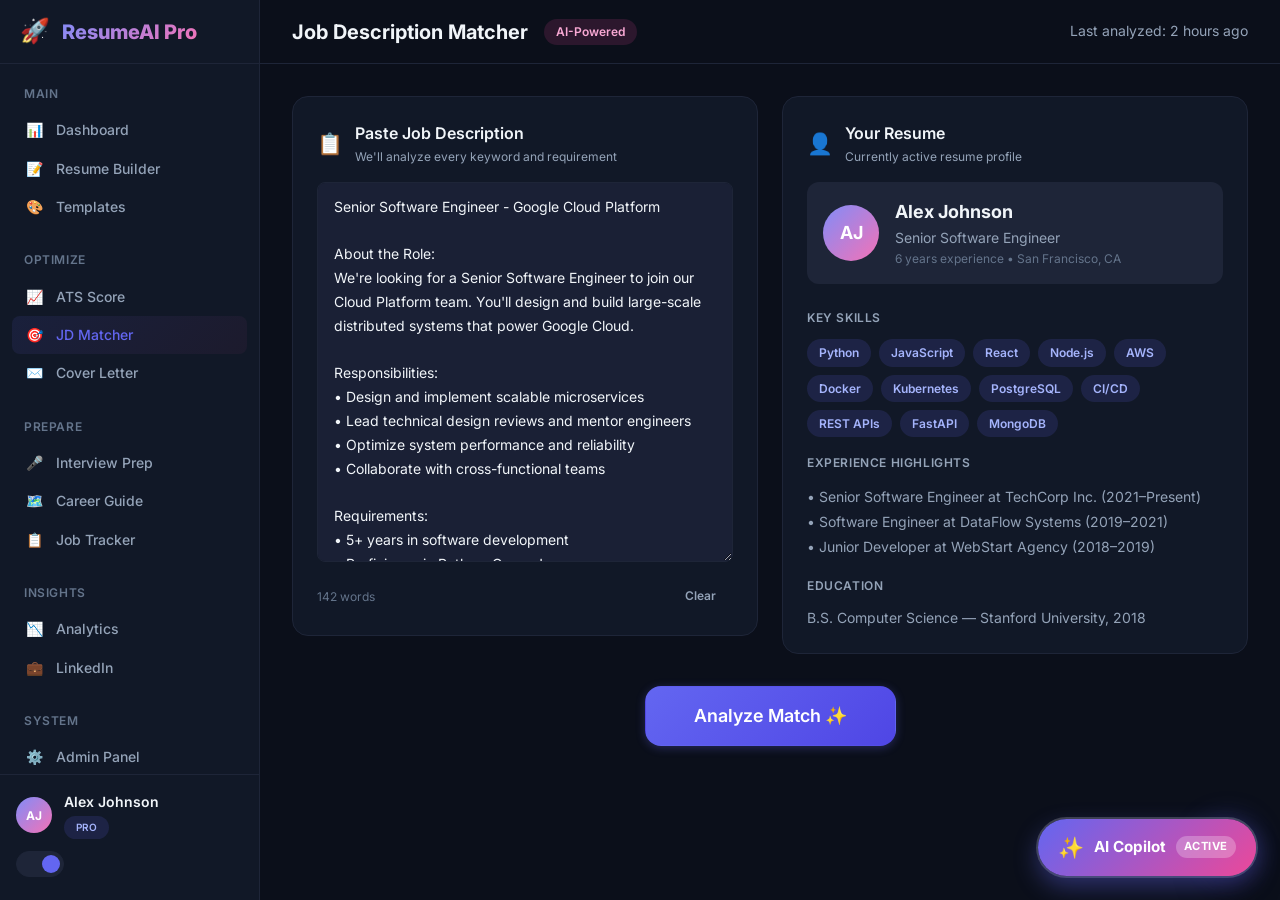
<file: jd-matcher.html>
<!DOCTYPE html>
<html lang="en" data-theme="dark">
<head>
<meta charset="UTF-8">
<meta name="viewport" content="width=device-width, initial-scale=1.0">
<title>JD Matcher – ResumeAI Pro</title>
<meta name="description" content="Match your resume against job descriptions with AI-powered analysis. Get actionable insights to improve your match score.">
<link rel="stylesheet" href="css/main.css">
<link rel="stylesheet" href="css/ai-copilot.css">
<style>
/* ── JD Matcher Page Styles ── */
.jd-layout {
  display: grid;
  grid-template-columns: 1fr 1fr;
  gap: var(--space-6);
}
@media (max-width: 1024px) {
  .jd-layout { grid-template-columns: 1fr; }
}

.jd-textarea {
  min-height: 380px;
  resize: vertical;
  font-size: var(--text-sm);
  line-height: 1.7;
}

.resume-profile-card {
  background: var(--surface-card);
  border: 1px solid var(--border-primary);
  border-radius: var(--radius-xl);
  padding: var(--space-6);
}

.skill-tags {
  display: flex;
  flex-wrap: wrap;
  gap: var(--space-2);
}

.skill-tag {
  display: inline-flex;
  align-items: center;
  gap: var(--space-1);
  padding: var(--space-1) var(--space-3);
  font-size: var(--text-xs);
  font-weight: 600;
  border-radius: var(--radius-full);
  background: var(--primary-100);
  color: var(--primary-700);
  transition: all var(--transition-fast);
}
[data-theme="dark"] .skill-tag {
  background: rgba(99,102,241,0.15);
  color: var(--primary-300);
}

.analyze-btn-wrapper {
  display: flex;
  justify-content: center;
  margin: var(--space-8) 0;
}

/* Results */
#resultsSection {
  display: none;
}
#resultsSection.visible {
  display: block;
  animation: fadeInUp 0.6s ease-out;
}

.score-section {
  display: flex;
  align-items: center;
  justify-content: center;
  gap: var(--space-12);
  padding: var(--space-8);
}

.score-ring-large {
  position: relative;
  width: 200px;
  height: 200px;
}
.score-ring-large svg {
  transform: rotate(-90deg);
  width: 100%;
  height: 100%;
}
.score-ring-large .bg-ring {
  fill: none;
  stroke: var(--bg-tertiary);
  stroke-width: 10;
}
.score-ring-large .fg-ring {
  fill: none;
  stroke-width: 10;
  stroke-linecap: round;
  transition: stroke-dashoffset 1.5s ease-out, stroke 0.5s ease;
}
.score-ring-large .score-text {
  position: absolute;
  inset: 0;
  display: flex;
  flex-direction: column;
  align-items: center;
  justify-content: center;
}
.score-ring-large .score-value {
  font-size: var(--text-5xl);
  font-weight: 900;
  line-height: 1;
}
.score-ring-large .score-label-text {
  font-size: var(--text-sm);
  color: var(--text-tertiary);
  font-weight: 500;
  margin-top: var(--space-2);
}
.score-ring-large .score-status {
  font-size: var(--text-xs);
  font-weight: 600;
  padding: var(--space-1) var(--space-3);
  border-radius: var(--radius-full);
  margin-top: var(--space-2);
}

/* Breakdown bars */
.breakdown-list {
  display: flex;
  flex-direction: column;
  gap: var(--space-5);
  flex: 1;
  max-width: 400px;
}
.breakdown-item {}
.breakdown-label {
  display: flex;
  justify-content: space-between;
  align-items: center;
  margin-bottom: var(--space-2);
}
.breakdown-name {
  font-size: var(--text-sm);
  font-weight: 600;
}
.breakdown-value {
  font-size: var(--text-sm);
  font-weight: 700;
  color: var(--primary-400);
}
.breakdown-bar {
  width: 100%;
  height: 10px;
  background: var(--bg-tertiary);
  border-radius: var(--radius-full);
  overflow: hidden;
}
.breakdown-fill {
  height: 100%;
  border-radius: var(--radius-full);
  transition: width 1.2s ease-out;
  background: linear-gradient(90deg, var(--primary-500), var(--accent-500));
}

/* Skill gap */
.skill-gap-grid {
  display: grid;
  grid-template-columns: 1fr 1fr;
  gap: var(--space-6);
}
@media (max-width: 768px) {
  .skill-gap-grid { grid-template-columns: 1fr; }
}

.gap-column-title {
  font-size: var(--text-base);
  font-weight: 700;
  margin-bottom: var(--space-4);
  display: flex;
  align-items: center;
  gap: var(--space-2);
}

.gap-tags {
  display: flex;
  flex-wrap: wrap;
  gap: var(--space-2);
}

.gap-tag-match {
  display: inline-flex;
  align-items: center;
  padding: var(--space-1) var(--space-3);
  font-size: var(--text-xs);
  font-weight: 600;
  border-radius: var(--radius-full);
  background: var(--success-100);
  color: var(--success-600);
}
[data-theme="dark"] .gap-tag-match {
  background: rgba(16,185,129,0.15);
  color: var(--success-400);
}

.gap-tag-missing {
  display: inline-flex;
  align-items: center;
  gap: var(--space-2);
  padding: var(--space-1) var(--space-3);
  font-size: var(--text-xs);
  font-weight: 600;
  border-radius: var(--radius-full);
  background: var(--error-100);
  color: var(--error-600);
}
[data-theme="dark"] .gap-tag-missing {
  background: rgba(239,68,68,0.15);
  color: var(--error-400);
}

.add-btn {
  background: none;
  border: 1px solid currentColor;
  color: inherit;
  font-size: 10px;
  padding: 1px 6px;
  border-radius: var(--radius-full);
  cursor: pointer;
  font-weight: 700;
  opacity: 0.7;
  transition: all var(--transition-fast);
}
.add-btn:hover {
  opacity: 1;
  background: currentColor;
  color: white;
}
[data-theme="dark"] .add-btn:hover {
  color: var(--bg-primary);
}

/* Keyword tags */
.keyword-tag-found {
  display: inline-flex;
  align-items: center;
  padding: var(--space-1) var(--space-3);
  font-size: var(--text-xs);
  font-weight: 600;
  border-radius: var(--radius-full);
  background: var(--success-100);
  color: var(--success-600);
}
[data-theme="dark"] .keyword-tag-found {
  background: rgba(16,185,129,0.15);
  color: var(--success-400);
}

.keyword-tag-missing {
  display: inline-flex;
  align-items: center;
  gap: var(--space-2);
  padding: var(--space-1) var(--space-3);
  font-size: var(--text-xs);
  font-weight: 600;
  border-radius: var(--radius-full);
  background: var(--warning-100);
  color: var(--warning-600);
}
[data-theme="dark"] .keyword-tag-missing {
  background: rgba(245,158,11,0.15);
  color: var(--warning-400);
}

/* AI Suggestion cards */
.suggestion-card {
  background: var(--surface-card);
  border: 1px solid var(--border-primary);
  border-radius: var(--radius-lg);
  padding: var(--space-5);
  display: flex;
  align-items: flex-start;
  gap: var(--space-3);
  transition: all var(--transition-base);
}
.suggestion-card:hover {
  border-color: var(--primary-300);
  transform: translateY(-2px);
  box-shadow: var(--shadow-md);
}
.suggestion-icon {
  font-size: 1.3rem;
  flex-shrink: 0;
  margin-top: 2px;
}
.suggestion-text {
  font-size: var(--text-sm);
  color: var(--text-secondary);
  line-height: 1.6;
}

/* Optimize button */
.optimize-wrapper {
  display: flex;
  justify-content: center;
  margin-top: var(--space-8);
}

/* Loading overlay */
.loading-overlay {
  display: none;
  position: fixed;
  inset: 0;
  background: var(--bg-overlay);
  z-index: var(--z-modal);
  align-items: center;
  justify-content: center;
  flex-direction: column;
  gap: var(--space-4);
}
.loading-overlay.active {
  display: flex;
}
.loading-spinner {
  width: 48px;
  height: 48px;
  border: 3px solid var(--border-primary);
  border-top-color: var(--primary-500);
  border-radius: 50%;
  animation: spin 0.8s linear infinite;
}
.loading-text {
  color: var(--text-primary);
  font-weight: 600;
  font-size: var(--text-base);
}

/* Section heading */
.section-heading {
  font-size: var(--text-lg);
  font-weight: 700;
  margin-bottom: var(--space-6);
  display: flex;
  align-items: center;
  gap: var(--space-3);
}

.mobile-toggle { display: none; background: none; border: none; font-size: 1.5rem; cursor: pointer; color: var(--text-primary); }
@media (max-width: 768px) {
  .mobile-toggle { display: block; }
  .score-section { flex-direction: column; gap: var(--space-6); }
}
</style>
</head>
<body>

<!-- Sidebar -->
<aside class="sidebar" id="sidebar">
  <div class="sidebar-header"><span style="font-size:1.5rem">🚀</span><span class="sidebar-logo text-gradient">ResumeAI Pro</span></div>
  <nav class="sidebar-nav">
    <div class="sidebar-section"><div class="sidebar-section-title">Main</div>
      <a href="dashboard.html" class="nav-item"><span class="nav-icon">📊</span> Dashboard</a>
      <a href="builder.html" class="nav-item"><span class="nav-icon">📝</span> Resume Builder</a>
      <a href="templates.html" class="nav-item"><span class="nav-icon">🎨</span> Templates</a></div>
    <div class="sidebar-section"><div class="sidebar-section-title">Optimize</div>
      <a href="ats-scorer.html" class="nav-item"><span class="nav-icon">📈</span> ATS Score</a>
      <a href="jd-matcher.html" class="nav-item active"><span class="nav-icon">🎯</span> JD Matcher</a>
      <a href="cover-letter.html" class="nav-item"><span class="nav-icon">✉️</span> Cover Letter</a></div>
    <div class="sidebar-section"><div class="sidebar-section-title">Prepare</div>
      <a href="interview.html" class="nav-item"><span class="nav-icon">🎤</span> Interview Prep</a>
      <a href="career.html" class="nav-item"><span class="nav-icon">🗺️</span> Career Guide</a>
      <a href="tracker.html" class="nav-item"><span class="nav-icon">📋</span> Job Tracker</a></div>
    <div class="sidebar-section"><div class="sidebar-section-title">Insights</div>
      <a href="analytics.html" class="nav-item"><span class="nav-icon">📉</span> Analytics</a>
      <a href="linkedin.html" class="nav-item"><span class="nav-icon">💼</span> LinkedIn</a></div>
    <div class="sidebar-section"><div class="sidebar-section-title">System</div>
      <a href="admin.html" class="nav-item"><span class="nav-icon">⚙️</span> Admin Panel</a></div>
  </nav>
  <div class="sidebar-footer">
    <div class="flex items-center gap-3" style="margin-bottom:0.75rem"><div class="avatar" style="width:36px;height:36px;font-size:0.75rem">AJ</div><div><div class="font-semibold text-sm">Alex Johnson</div><span class="badge badge-primary" style="font-size:10px">PRO</span></div></div>
    <button class="theme-toggle w-full" onclick="toggleTheme()" style="cursor:pointer"></button>
  </div>
</aside>

<!-- Main Content -->
<main class="main-content">
  <!-- Page Header -->
  <header class="page-header">
    <div class="flex items-center gap-4">
      <button class="mobile-toggle" onclick="document.getElementById('sidebar').classList.toggle('open')">☰</button>
      <h1 class="text-xl font-bold">Job Description Matcher</h1>
      <span class="badge badge-accent">AI-Powered</span>
    </div>
    <div class="flex items-center gap-3">
      <span class="text-sm text-secondary">Last analyzed: 2 hours ago</span>
    </div>
  </header>

  <div class="page-body">
    <!-- Input Section -->
    <div class="jd-layout" id="inputSection">
      <!-- LEFT: Job Description -->
      <div>
        <div class="card">
          <div class="flex items-center gap-3 mb-4">
            <span style="font-size:1.3rem">📋</span>
            <div>
              <div class="font-semibold">Paste Job Description</div>
              <div class="text-xs text-secondary">We'll analyze every keyword and requirement</div>
            </div>
          </div>
          <textarea class="textarea jd-textarea" id="jdTextarea" placeholder="Paste the job description here...">Senior Software Engineer - Google Cloud Platform

About the Role:
We're looking for a Senior Software Engineer to join our Cloud Platform team. You'll design and build large-scale distributed systems that power Google Cloud.

Responsibilities:
• Design and implement scalable microservices
• Lead technical design reviews and mentor engineers
• Optimize system performance and reliability
• Collaborate with cross-functional teams

Requirements:
• 5+ years in software development
• Proficiency in Python, Go, or Java
• Experience with distributed systems and Kubernetes
• Strong system design skills
• CI/CD pipeline experience
• Excellent communication skills

Preferred:
• GraphQL experience
• Terraform knowledge
• Open source contributions
• MS/PhD in Computer Science</textarea>
          <div class="flex justify-between items-center mt-3">
            <span class="text-xs text-tertiary" id="jdWordCount">142 words</span>
            <button class="btn btn-ghost btn-sm" onclick="document.getElementById('jdTextarea').value='';updateWordCount()">Clear</button>
          </div>
        </div>
      </div>

      <!-- RIGHT: Resume Profile -->
      <div>
        <div class="card">
          <div class="flex items-center gap-3 mb-4">
            <span style="font-size:1.3rem">👤</span>
            <div>
              <div class="font-semibold">Your Resume</div>
              <div class="text-xs text-secondary">Currently active resume profile</div>
            </div>
          </div>

          <div class="flex items-center gap-4 mb-6" style="padding: var(--space-4); background: var(--bg-tertiary); border-radius: var(--radius-lg);">
            <div class="avatar avatar-lg">AJ</div>
            <div>
              <div class="font-bold text-lg">Alex Johnson</div>
              <div class="text-sm text-secondary">Senior Software Engineer</div>
              <div class="text-xs text-tertiary">6 years experience • San Francisco, CA</div>
            </div>
          </div>

          <div class="mb-4">
            <div class="text-xs font-semibold text-secondary mb-3" style="text-transform:uppercase;letter-spacing:0.05em">Key Skills</div>
            <div class="skill-tags">
              <span class="skill-tag">Python</span>
              <span class="skill-tag">JavaScript</span>
              <span class="skill-tag">React</span>
              <span class="skill-tag">Node.js</span>
              <span class="skill-tag">AWS</span>
              <span class="skill-tag">Docker</span>
              <span class="skill-tag">Kubernetes</span>
              <span class="skill-tag">PostgreSQL</span>
              <span class="skill-tag">CI/CD</span>
              <span class="skill-tag">REST APIs</span>
              <span class="skill-tag">FastAPI</span>
              <span class="skill-tag">MongoDB</span>
            </div>
          </div>

          <div class="mb-4">
            <div class="text-xs font-semibold text-secondary mb-3" style="text-transform:uppercase;letter-spacing:0.05em">Experience Highlights</div>
            <div style="font-size: var(--text-sm); color: var(--text-secondary); line-height: 1.8;">
              <div>• Senior Software Engineer at TechCorp Inc. (2021–Present)</div>
              <div>• Software Engineer at DataFlow Systems (2019–2021)</div>
              <div>• Junior Developer at WebStart Agency (2018–2019)</div>
            </div>
          </div>

          <div>
            <div class="text-xs font-semibold text-secondary mb-3" style="text-transform:uppercase;letter-spacing:0.05em">Education</div>
            <div style="font-size: var(--text-sm); color: var(--text-secondary);">
              B.S. Computer Science — Stanford University, 2018
            </div>
          </div>
        </div>
      </div>
    </div>

    <!-- Analyze Button -->
    <div class="analyze-btn-wrapper">
      <button class="btn btn-primary btn-lg" id="analyzeBtn" onclick="analyzeMatch()" style="padding: var(--space-5) var(--space-12); font-size: var(--text-lg);">
        <span id="analyzeBtnContent">Analyze Match ✨</span>
      </button>
    </div>

    <!-- Loading Overlay -->
    <div class="loading-overlay" id="loadingOverlay">
      <div class="loading-spinner"></div>
      <div class="loading-text">Analyzing job description...</div>
      <div class="text-sm text-secondary">Comparing skills, keywords, and requirements</div>
    </div>

    <!-- Results Section -->
    <div id="resultsSection">
      <!-- Match Score -->
      <div class="card mb-8" id="scoreCard">
        <div class="section-heading">
          <span>📊</span> Match Score
        </div>
        <div class="score-section">
          <!-- SVG Score Gauge -->
          <div class="score-ring-large">
            <svg viewBox="0 0 100 100">
              <circle class="bg-ring" cx="50" cy="50" r="42"></circle>
              <circle class="fg-ring" id="scoreRing" cx="50" cy="50" r="42"
                stroke="#f59e0b"
                stroke-dasharray="263.89"
                stroke-dashoffset="263.89"></circle>
            </svg>
            <div class="score-text">
              <div class="score-value" id="scoreValue" style="color: #f59e0b;">0%</div>
              <div class="score-label-text">Match Score</div>
              <div class="score-status" id="scoreStatus" style="background: rgba(245,158,11,0.15); color: #f59e0b;">Good Match</div>
            </div>
          </div>

          <!-- Breakdown Bars -->
          <div class="breakdown-list">
            <div class="breakdown-item">
              <div class="breakdown-label">
                <span class="breakdown-name">Skills Match</span>
                <span class="breakdown-value" id="skillsVal">0%</span>
              </div>
              <div class="breakdown-bar">
                <div class="breakdown-fill" id="skillsFill" style="width: 0%;"></div>
              </div>
            </div>
            <div class="breakdown-item">
              <div class="breakdown-label">
                <span class="breakdown-name">Experience</span>
                <span class="breakdown-value" id="experienceVal">0%</span>
              </div>
              <div class="breakdown-bar">
                <div class="breakdown-fill" id="experienceFill" style="width: 0%;"></div>
              </div>
            </div>
            <div class="breakdown-item">
              <div class="breakdown-label">
                <span class="breakdown-name">Education</span>
                <span class="breakdown-value" id="educationVal">0%</span>
              </div>
              <div class="breakdown-bar">
                <div class="breakdown-fill" id="educationFill" style="width: 0%;"></div>
              </div>
            </div>
            <div class="breakdown-item">
              <div class="breakdown-label">
                <span class="breakdown-name">Keywords</span>
                <span class="breakdown-value" id="keywordsVal">0%</span>
              </div>
              <div class="breakdown-bar">
                <div class="breakdown-fill" id="keywordsFill" style="width: 0%;"></div>
              </div>
            </div>
            <div class="breakdown-item">
              <div class="breakdown-label">
                <span class="breakdown-name">Certifications</span>
                <span class="breakdown-value" id="certsVal">0%</span>
              </div>
              <div class="breakdown-bar">
                <div class="breakdown-fill" id="certsFill" style="width: 0%;"></div>
              </div>
            </div>
          </div>
        </div>
      </div>

      <!-- Skill Gap Analysis -->
      <div class="card mb-8" id="skillGapCard">
        <div class="section-heading">
          <span>🔍</span> Skill Gap Analysis
        </div>
        <div class="skill-gap-grid">
          <div>
            <div class="gap-column-title">
              <span>✅</span> Matching Skills
            </div>
            <div class="gap-tags" id="matchingSkills">
              <span class="gap-tag-match">Python</span>
              <span class="gap-tag-match">JavaScript</span>
              <span class="gap-tag-match">React</span>
              <span class="gap-tag-match">AWS</span>
              <span class="gap-tag-match">Docker</span>
              <span class="gap-tag-match">Kubernetes</span>
              <span class="gap-tag-match">CI/CD</span>
              <span class="gap-tag-match">PostgreSQL</span>
            </div>
          </div>
          <div>
            <div class="gap-column-title">
              <span>❌</span> Missing Skills
            </div>
            <div class="gap-tags" id="missingSkills">
              <span class="gap-tag-missing">Go <button class="add-btn" onclick="addSkill(this, 'Go')">Add</button></span>
              <span class="gap-tag-missing">Terraform <button class="add-btn" onclick="addSkill(this, 'Terraform')">Add</button></span>
              <span class="gap-tag-missing">GraphQL <button class="add-btn" onclick="addSkill(this, 'GraphQL')">Add</button></span>
              <span class="gap-tag-missing">GCP <button class="add-btn" onclick="addSkill(this, 'GCP')">Add</button></span>
              <span class="gap-tag-missing">System Design <button class="add-btn" onclick="addSkill(this, 'System Design')">Add</button></span>
            </div>
          </div>
        </div>
      </div>

      <!-- Keyword Analysis -->
      <div class="card mb-8" id="keywordCard">
        <div class="section-heading">
          <span>🔑</span> Keyword Analysis
        </div>
        <div class="mb-6">
          <div class="text-sm font-semibold mb-3" style="color: var(--success-500);">✅ Found Keywords</div>
          <div class="gap-tags">
            <span class="keyword-tag-found">distributed systems</span>
            <span class="keyword-tag-found">microservices</span>
            <span class="keyword-tag-found">CI/CD</span>
            <span class="keyword-tag-found">cloud</span>
            <span class="keyword-tag-found">scalable</span>
          </div>
        </div>
        <div>
          <div class="text-sm font-semibold mb-3" style="color: var(--warning-500);">⚠️ Missing Keywords</div>
          <div class="gap-tags" id="missingKeywords">
            <span class="keyword-tag-missing">cross-functional <button class="btn btn-sm btn-outline" onclick="addKeyword(this, 'cross-functional')" style="font-size:10px;padding:1px 8px;margin-left:4px;">Add to Resume</button></span>
            <span class="keyword-tag-missing">stakeholder <button class="btn btn-sm btn-outline" onclick="addKeyword(this, 'stakeholder')" style="font-size:10px;padding:1px 8px;margin-left:4px;">Add to Resume</button></span>
            <span class="keyword-tag-missing">open source <button class="btn btn-sm btn-outline" onclick="addKeyword(this, 'open source')" style="font-size:10px;padding:1px 8px;margin-left:4px;">Add to Resume</button></span>
            <span class="keyword-tag-missing">system design <button class="btn btn-sm btn-outline" onclick="addKeyword(this, 'system design')" style="font-size:10px;padding:1px 8px;margin-left:4px;">Add to Resume</button></span>
            <span class="keyword-tag-missing">mentor <button class="btn btn-sm btn-outline" onclick="addKeyword(this, 'mentor')" style="font-size:10px;padding:1px 8px;margin-left:4px;">Add to Resume</button></span>
          </div>
        </div>
      </div>

      <!-- AI Suggestions -->
      <div class="card mb-8" id="suggestionsCard">
        <div class="section-heading">
          <span>💡</span> AI Suggestions
        </div>
        <div class="grid grid-2 gap-4">
          <div class="suggestion-card">
            <span class="suggestion-icon">🎯</span>
            <div>
              <div class="font-semibold text-sm mb-1">Add Go Programming Language</div>
              <div class="suggestion-text">Add Go programming language to your skills section. The JD specifically lists Go as a required proficiency.</div>
            </div>
          </div>
          <div class="suggestion-card">
            <span class="suggestion-icon">🏗️</span>
            <div>
              <div class="font-semibold text-sm mb-1">Highlight System Design</div>
              <div class="suggestion-text">Include system design experience in your projects. Mention architecture decisions and trade-offs you've made.</div>
            </div>
          </div>
          <div class="suggestion-card">
            <span class="suggestion-icon">📊</span>
            <div>
              <div class="font-semibold text-sm mb-1">Quantify Your Impact</div>
              <div class="suggestion-text">Quantify your impact with specific metrics. Use numbers like "reduced latency by 40%" or "handled 10M+ requests."</div>
            </div>
          </div>
          <div class="suggestion-card">
            <span class="suggestion-icon">🌐</span>
            <div>
              <div class="font-semibold text-sm mb-1">Open Source Contributions</div>
              <div class="suggestion-text">Mention open source contributions if any. This is listed as a preferred qualification for the role.</div>
            </div>
          </div>
        </div>
      </div>

      <!-- One-Click Optimize -->
      <div class="optimize-wrapper">
        <button class="btn btn-accent btn-lg" id="optimizeBtn" onclick="optimizeResume()" style="padding: var(--space-5) var(--space-12); font-size: var(--text-lg);">
          <span id="optimizeBtnContent">One-Click Optimize ✨</span>
        </button>
      </div>
    </div>
  </div>
</main>

<!-- Toast Container -->
<div class="toast-container" id="toastContainer"></div>

<!-- Copilot Widget -->
<div class="copilot-widget"><button class="copilot-btn" onclick="document.getElementById('copilotPanel').classList.toggle('open')">✨</button><div class="copilot-panel" id="copilotPanel"><div class="copilot-header"><span style="font-size:1.2rem">🤖</span><div style="flex:1"><div class="font-semibold" style="font-size:0.9rem">AI Career Copilot</div><div style="font-size:0.65rem;opacity:0.8">● Online</div></div><button onclick="document.getElementById('copilotPanel').classList.remove('open')" style="background:none;border:none;color:white;cursor:pointer;font-size:1.1rem">✕</button></div><div class="copilot-messages" id="copilotMessages"><div class="copilot-msg ai">Hi! 👋 How can I help?</div></div><div class="copilot-input-area"><input class="copilot-input" id="copilotInput" placeholder="Ask me anything..." onkeydown="if(event.key==='Enter')sendMsg()"><button class="copilot-send" onclick="sendMsg()">→</button></div></div></div>

<script>
// Theme toggle
function toggleTheme(){const h=document.documentElement,n=h.getAttribute('data-theme')==='dark'?'light':'dark';h.setAttribute('data-theme',n);localStorage.setItem('theme',n);}(function(){document.documentElement.setAttribute('data-theme',localStorage.getItem('theme')||'dark')})();

// Copilot
const aiR=['I can help with that!','Great question! Let me provide some insights.','Based on your profile, here are my recommendations.','I suggest focusing on quantifiable achievements.'];let aI=0;
function sendMsg(){const i=document.getElementById('copilotInput'),m=i.value.trim();if(!m)return;const c=document.getElementById('copilotMessages');c.innerHTML+='<div class="copilot-msg user">'+m+'</div>';i.value='';c.scrollTop=c.scrollHeight;setTimeout(()=>{c.innerHTML+='<div class="copilot-msg ai">'+aiR[aI++%aiR.length]+'</div>';c.scrollTop=c.scrollHeight},1000)}

// Word count
function updateWordCount() {
  const text = document.getElementById('jdTextarea').value.trim();
  const words = text ? text.split(/\s+/).length : 0;
  document.getElementById('jdWordCount').textContent = words + ' words';
}
document.getElementById('jdTextarea').addEventListener('input', updateWordCount);

// Analyze Match
function analyzeMatch() {
  const jd = document.getElementById('jdTextarea').value.trim();
  if (!jd) {
    showToast('Please paste a job description first', 'warning');
    return;
  }

  // Show loading
  const overlay = document.getElementById('loadingOverlay');
  overlay.classList.add('active');

  const btn = document.getElementById('analyzeBtn');
  btn.disabled = true;
  document.getElementById('analyzeBtnContent').innerHTML = '<span class="spinner" style="width:20px;height:20px;border-width:2px;display:inline-block;vertical-align:middle;margin-right:8px;"></span> Analyzing...';

  setTimeout(() => {
    overlay.classList.remove('active');
    btn.disabled = false;
    document.getElementById('analyzeBtnContent').textContent = 'Re-analyze ✨';

    // Show results
    const results = document.getElementById('resultsSection');
    results.classList.add('visible');

    // Animate score
    animateScore(72, '#f59e0b', 'Good Match');

    // Animate breakdown bars
    setTimeout(() => {
      animateBar('skillsFill', 'skillsVal', 75);
      animateBar('experienceFill', 'experienceVal', 80);
      animateBar('educationFill', 'educationVal', 90);
      animateBar('keywordsFill', 'keywordsVal', 60);
      animateBar('certsFill', 'certsVal', 50);
    }, 300);

    // Scroll to results
    results.scrollIntoView({ behavior: 'smooth', block: 'start' });
  }, 2000);
}

// Animate score ring
function animateScore(targetPercent, color, statusText) {
  const ring = document.getElementById('scoreRing');
  const valueEl = document.getElementById('scoreValue');
  const statusEl = document.getElementById('scoreStatus');
  const circumference = 2 * Math.PI * 42; // ~263.89

  // Set color
  ring.setAttribute('stroke', color);
  valueEl.style.color = color;
  statusEl.style.background = color + '22';
  statusEl.style.color = color;
  statusEl.textContent = statusText;

  // Animate number
  let current = 0;
  const duration = 1500;
  const startTime = performance.now();

  function updateNumber(timestamp) {
    const elapsed = timestamp - startTime;
    const progress = Math.min(elapsed / duration, 1);
    const eased = 1 - Math.pow(1 - progress, 3); // ease-out cubic
    current = Math.round(eased * targetPercent);
    valueEl.textContent = current + '%';

    if (progress < 1) {
      requestAnimationFrame(updateNumber);
    }
  }
  requestAnimationFrame(updateNumber);

  // Animate ring
  const offset = circumference - (targetPercent / 100) * circumference;
  ring.style.strokeDashoffset = offset;
}

// Animate progress bars
function animateBar(fillId, valId, percent) {
  document.getElementById(fillId).style.width = percent + '%';
  document.getElementById(valId).textContent = percent + '%';
}

// Add skill
function addSkill(btn, skill) {
  const parent = btn.parentElement;
  // Transform to matching skill
  const newTag = document.createElement('span');
  newTag.className = 'gap-tag-match';
  newTag.textContent = skill;
  newTag.style.animation = 'bounceIn 0.5s ease-out forwards';

  // Also add to the matching skills section
  document.getElementById('matchingSkills').appendChild(newTag.cloneNode(true));

  // Remove from missing
  parent.style.transition = 'all 0.3s';
  parent.style.transform = 'scale(0.8)';
  parent.style.opacity = '0';
  setTimeout(() => parent.remove(), 300);

  showToast(skill + ' added to your resume!', 'success');
}

// Add keyword
function addKeyword(btn, keyword) {
  const parent = btn.parentElement;
  parent.style.transition = 'all 0.3s';
  parent.style.transform = 'scale(0.8)';
  parent.style.opacity = '0';
  setTimeout(() => parent.remove(), 300);

  showToast('"' + keyword + '" added to your resume!', 'success');
}

// One-click optimize
function optimizeResume() {
  const btn = document.getElementById('optimizeBtn');
  btn.disabled = true;
  document.getElementById('optimizeBtnContent').innerHTML = '<span class="spinner" style="width:20px;height:20px;border-width:2px;display:inline-block;vertical-align:middle;margin-right:8px;border-color:rgba(255,255,255,0.3);border-top-color:white;"></span> Optimizing...';

  setTimeout(() => {
    // Animate score from 72 to 91
    animateScore(91, '#10b981', 'Excellent Match');

    // Update bars
    setTimeout(() => {
      animateBar('skillsFill', 'skillsVal', 92);
      animateBar('experienceFill', 'experienceVal', 88);
      animateBar('educationFill', 'educationVal', 95);
      animateBar('keywordsFill', 'keywordsFill' ? 85 : 85);
      animateBar('certsFill', 'certsVal', 70);
      // Fix keywords val separately
      document.getElementById('keywordsVal').textContent = '85%';
      document.getElementById('keywordsFill').style.width = '85%';
    }, 300);

    // Clear missing skills
    document.getElementById('missingSkills').innerHTML =
      '<span class="gap-tag-match" style="animation:bounceIn 0.5s ease-out forwards">Go</span>' +
      '<span class="gap-tag-match" style="animation:bounceIn 0.5s ease-out 0.1s forwards;opacity:0">Terraform</span>' +
      '<span class="gap-tag-match" style="animation:bounceIn 0.5s ease-out 0.2s forwards;opacity:0">GraphQL</span>' +
      '<span class="gap-tag-match" style="animation:bounceIn 0.5s ease-out 0.3s forwards;opacity:0">GCP</span>' +
      '<span class="gap-tag-match" style="animation:bounceIn 0.5s ease-out 0.4s forwards;opacity:0">System Design</span>';

    // Clear missing keywords
    document.getElementById('missingKeywords').innerHTML =
      '<span class="keyword-tag-found" style="animation:bounceIn 0.5s ease-out forwards">cross-functional</span>' +
      '<span class="keyword-tag-found" style="animation:bounceIn 0.5s ease-out 0.1s forwards;opacity:0">stakeholder</span>' +
      '<span class="keyword-tag-found" style="animation:bounceIn 0.5s ease-out 0.2s forwards;opacity:0">open source</span>' +
      '<span class="keyword-tag-found" style="animation:bounceIn 0.5s ease-out 0.3s forwards;opacity:0">system design</span>' +
      '<span class="keyword-tag-found" style="animation:bounceIn 0.5s ease-out 0.4s forwards;opacity:0">mentor</span>';

    // Update button
    btn.disabled = false;
    document.getElementById('optimizeBtnContent').textContent = '✅ Resume Optimized!';
    btn.style.background = 'linear-gradient(135deg, var(--success-500), var(--success-600))';

    showToast('🎉 Resume optimized! Score improved from 72% to 91%', 'success');

    // Scroll to score
    document.getElementById('scoreCard').scrollIntoView({ behavior: 'smooth', block: 'start' });
  }, 1800);
}

// Toast notification
function showToast(message, type) {
  const container = document.getElementById('toastContainer');
  const icons = { success: '✅', error: '❌', warning: '⚠️', info: 'ℹ️' };
  const toast = document.createElement('div');
  toast.className = 'toast toast-' + type;
  toast.innerHTML = '<span style="font-size:1.1rem">' + (icons[type] || 'ℹ️') + '</span><span style="font-size:var(--text-sm)">' + message + '</span>';
  container.appendChild(toast);
  setTimeout(() => {
    toast.style.transition = 'all 0.3s';
    toast.style.opacity = '0';
    toast.style.transform = 'translateX(100px)';
    setTimeout(() => toast.remove(), 300);
  }, 3000);
}
</script>
<script src="js/ai-copilot.js"></script>
</body>
</html>
</file>
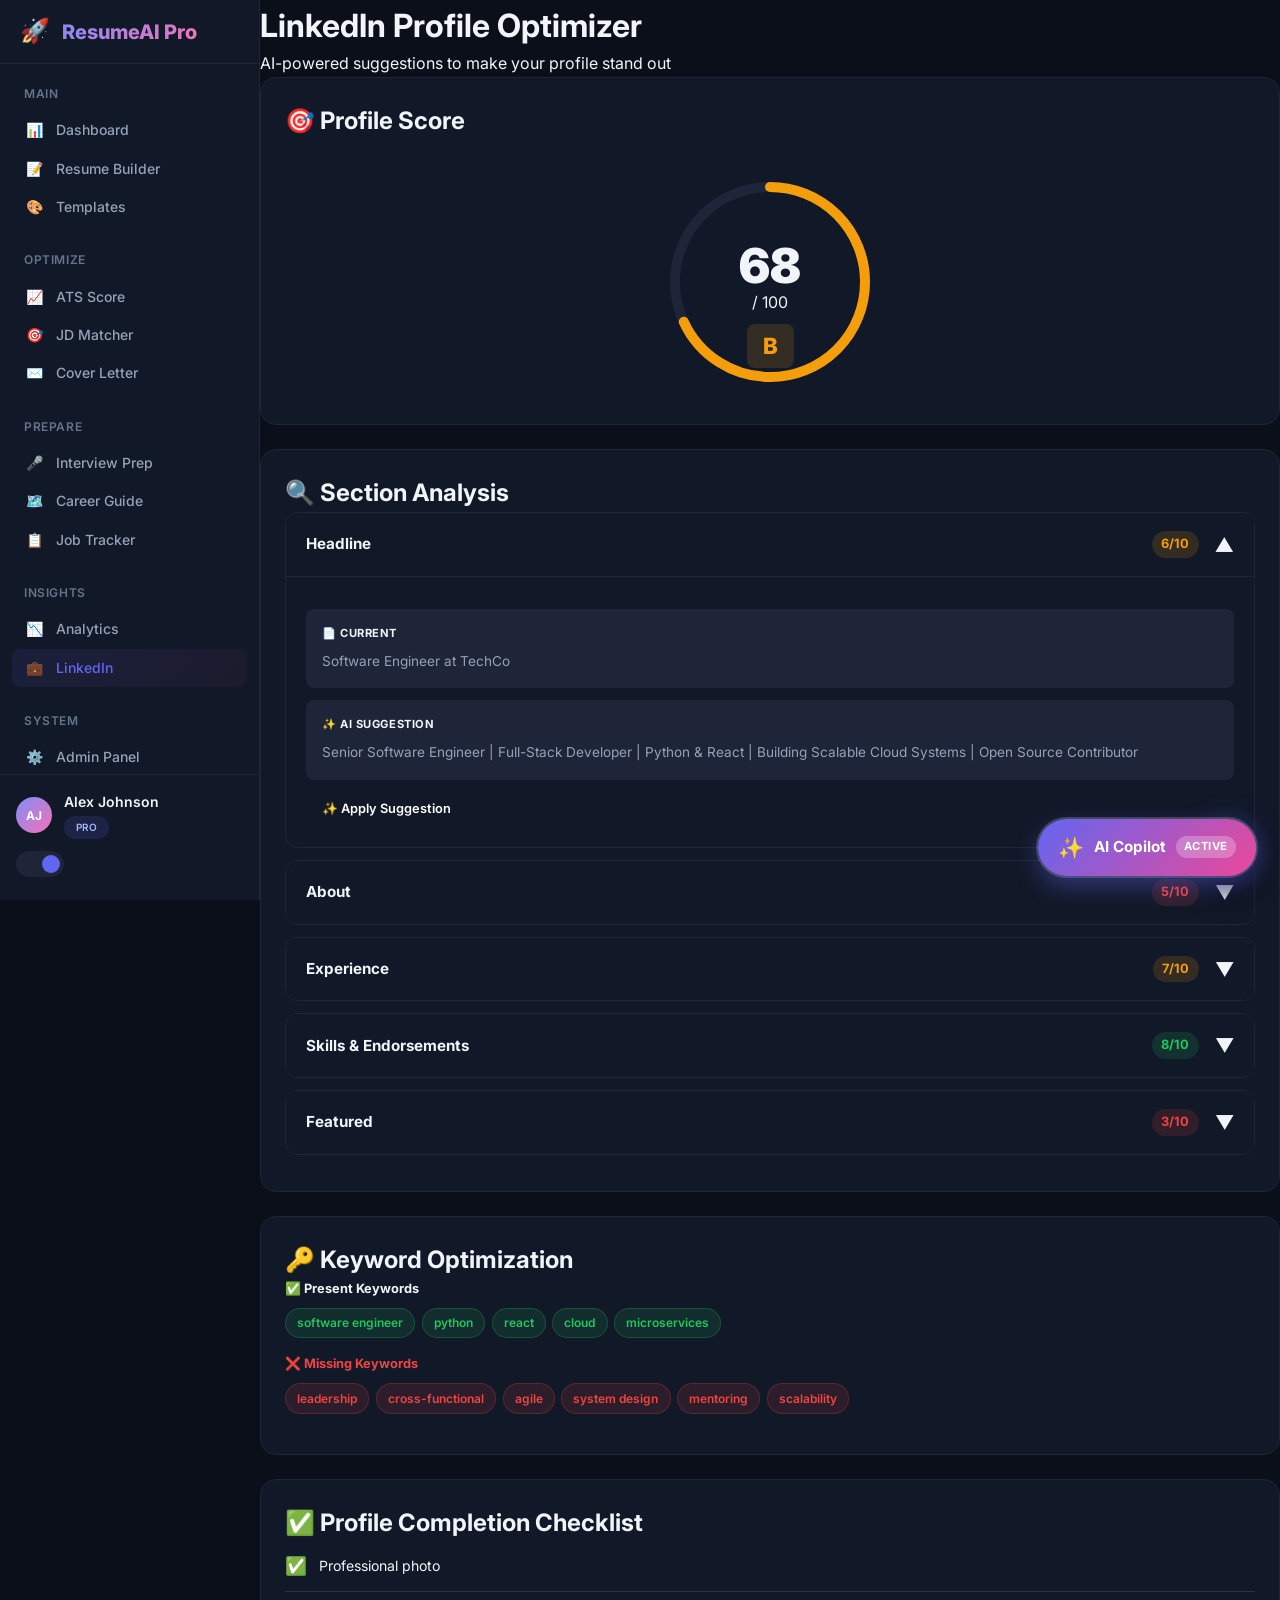
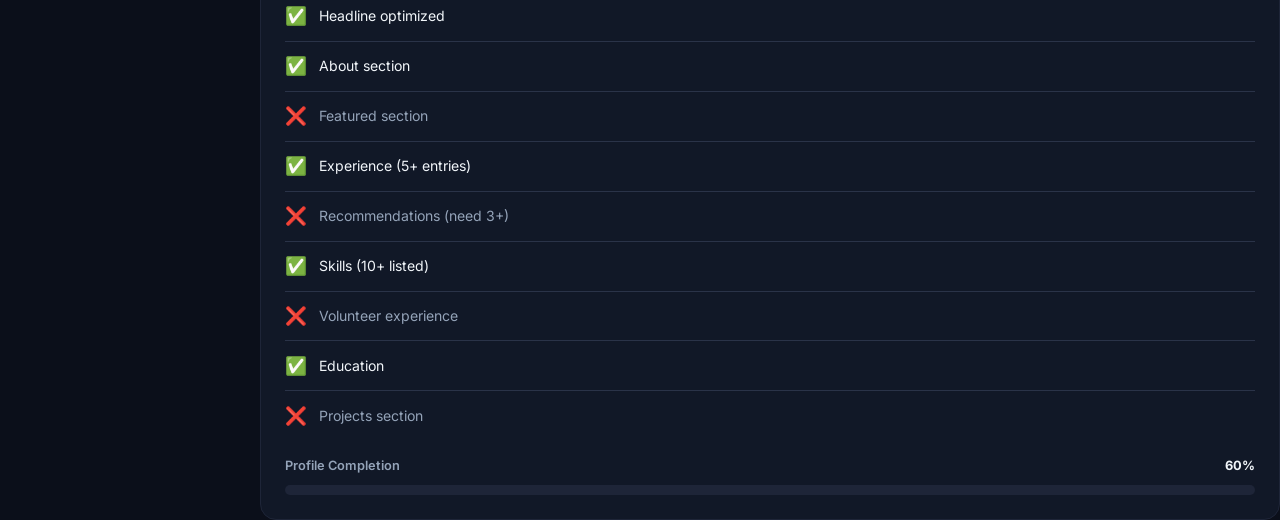
<file: linkedin.html>
<!DOCTYPE html>
<html lang="en" data-theme="dark">
<head>
  <meta charset="UTF-8">
  <meta name="viewport" content="width=device-width, initial-scale=1.0">
  <title>LinkedIn Profile Optimizer — ResumeAI Pro</title>
  <meta name="description" content="Optimize your LinkedIn profile with AI-powered suggestions, keyword analysis, and completion tracking.">
  <link rel="stylesheet" href="css/main.css">
  <link rel="stylesheet" href="css/ai-copilot.css">
  <style>
    /* ── Profile Score Gauge ── */
    .gauge-container { display: flex; flex-direction: column; align-items: center; padding: 2rem 0; }
    .gauge-svg { width: 220px; height: 220px; transform: rotate(-90deg); }
    .gauge-bg { fill: none; stroke: var(--border-primary); stroke-width: 10; }
    .gauge-fill { fill: none; stroke-width: 10; stroke-linecap: round; transition: stroke-dashoffset 1.5s ease; }
    .gauge-center { text-align: center; margin-top: -150px; position: relative; z-index: 1; }
    .gauge-score { font-size: 3rem; font-weight: 900; line-height: 1; }
    .gauge-max { font-size: 1rem; color: var(--text-muted); }
    .gauge-grade { display: inline-block; margin-top: 0.5rem; font-size: 1.4rem; font-weight: 800; padding: 0.25rem 1rem; border-radius: var(--radius-md); }
    .gauge-grade.grade-b { background: rgba(245, 158, 11, 0.15); color: #f59e0b; }

    /* ── Accordion ── */
    .accordion-item { border: 1px solid var(--border-primary); border-radius: var(--radius-lg); margin-bottom: 0.75rem; overflow: hidden; transition: box-shadow 0.3s ease; }
    .accordion-item:hover { box-shadow: var(--shadow-md); }
    .accordion-header { display: flex; align-items: center; justify-content: space-between; padding: 1rem 1.25rem; cursor: pointer; background: var(--bg-secondary); transition: background 0.2s; gap: 1rem; }
    .accordion-header:hover { background: var(--bg-tertiary); }
    .accordion-title { font-weight: 700; font-size: 0.95rem; color: var(--text-primary); flex: 1; }
    .accordion-score { font-size: 0.8rem; font-weight: 700; padding: 0.2rem 0.6rem; border-radius: var(--radius-full, 999px); white-space: nowrap; }
    .accordion-score.score-low { background: rgba(239,68,68,0.15); color: #ef4444; }
    .accordion-score.score-mid { background: rgba(245,158,11,0.15); color: #f59e0b; }
    .accordion-score.score-high { background: rgba(34,197,94,0.15); color: #22c55e; }
    .accordion-arrow { font-size: 1.2rem; transition: transform 0.3s ease; color: var(--text-muted); }
    .accordion-item.open .accordion-arrow { transform: rotate(180deg); }
    .accordion-body { max-height: 0; overflow: hidden; transition: max-height 0.4s ease, padding 0.3s ease; }
    .accordion-item.open .accordion-body { max-height: 800px; }
    .accordion-content { padding: 1.25rem; }
    .suggestion-block { background: var(--bg-tertiary); border-radius: var(--radius-md); padding: 1rem; margin-top: 0.75rem; }
    .suggestion-label { font-size: 0.7rem; font-weight: 700; text-transform: uppercase; letter-spacing: 0.05em; margin-bottom: 0.5rem; }
    .suggestion-label.current { color: var(--text-muted); }
    .suggestion-label.ai { color: var(--primary); }
    .suggestion-text { font-size: 0.85rem; color: var(--text-secondary); line-height: 1.6; }
    .apply-btn { margin-top: 0.75rem; display: inline-flex; align-items: center; gap: 0.4rem; padding: 0.45rem 1rem; background: var(--primary); color: #fff; border: none; border-radius: var(--radius-md); font-size: 0.8rem; font-weight: 600; cursor: pointer; transition: all 0.2s; }
    .apply-btn:hover { opacity: 0.9; transform: translateY(-1px); }
    .tip-list { list-style: none; padding: 0; margin: 0.5rem 0 0; }
    .tip-list li { padding: 0.4rem 0; font-size: 0.85rem; color: var(--text-secondary); display: flex; align-items: flex-start; gap: 0.5rem; }
    .tip-list li::before { content: '💡'; flex-shrink: 0; }
    .skill-tags { display: flex; flex-wrap: wrap; gap: 0.5rem; margin-top: 0.75rem; }
    .skill-tag { padding: 0.3rem 0.75rem; border-radius: var(--radius-full, 999px); font-size: 0.78rem; font-weight: 600; background: rgba(99,102,241,0.12); color: var(--primary); border: 1px solid rgba(99,102,241,0.25); }

    /* ── Keyword Tags ── */
    .keyword-group { margin-bottom: 1rem; }
    .keyword-group-title { font-size: 0.8rem; font-weight: 700; margin-bottom: 0.5rem; }
    .keyword-group-title.present { color: var(--success); }
    .keyword-group-title.missing { color: #ef4444; }
    .keyword-tags { display: flex; flex-wrap: wrap; gap: 0.4rem; }
    .keyword-tag { padding: 0.3rem 0.7rem; border-radius: var(--radius-full, 999px); font-size: 0.75rem; font-weight: 600; }
    .keyword-tag.present { background: rgba(34,197,94,0.12); color: #22c55e; border: 1px solid rgba(34,197,94,0.25); }
    .keyword-tag.missing { background: rgba(239,68,68,0.12); color: #ef4444; border: 1px solid rgba(239,68,68,0.25); }

    /* ── Checklist ── */
    .checklist { list-style: none; padding: 0; margin: 0; }
    .checklist li { display: flex; align-items: center; gap: 0.75rem; padding: 0.65rem 0; border-bottom: 1px solid var(--border-secondary); font-size: 0.88rem; color: var(--text-secondary); }
    .checklist li:last-child { border-bottom: none; }
    .check-icon { font-size: 1.1rem; flex-shrink: 0; }
    .checklist li.done { color: var(--text-primary); }
    .completion-bar-container { margin-top: 1rem; }
    .completion-bar-header { display: flex; justify-content: space-between; font-size: 0.8rem; margin-bottom: 0.5rem; }
    .completion-bar-track { height: 10px; border-radius: 5px; background: var(--bg-tertiary); overflow: hidden; }
    .completion-bar-fill { height: 100%; border-radius: 5px; background: linear-gradient(90deg, var(--primary), var(--accent, #f59e0b)); transition: width 1s ease; }
  </style>
</head>
<body>

<!-- ───── Sidebar ───── -->
<aside class="sidebar" id="sidebar">
  <div class="sidebar-header"><span style="font-size:1.5rem">🚀</span><span class="sidebar-logo text-gradient">ResumeAI Pro</span></div>
  <nav class="sidebar-nav">
    <div class="sidebar-section"><div class="sidebar-section-title">Main</div>
      <a href="dashboard.html" class="nav-item"><span class="nav-icon">📊</span> Dashboard</a>
      <a href="builder.html" class="nav-item"><span class="nav-icon">📝</span> Resume Builder</a>
      <a href="templates.html" class="nav-item"><span class="nav-icon">🎨</span> Templates</a></div>
    <div class="sidebar-section"><div class="sidebar-section-title">Optimize</div>
      <a href="ats-scorer.html" class="nav-item"><span class="nav-icon">📈</span> ATS Score</a>
      <a href="jd-matcher.html" class="nav-item"><span class="nav-icon">🎯</span> JD Matcher</a>
      <a href="cover-letter.html" class="nav-item"><span class="nav-icon">✉️</span> Cover Letter</a></div>
    <div class="sidebar-section"><div class="sidebar-section-title">Prepare</div>
      <a href="interview.html" class="nav-item"><span class="nav-icon">🎤</span> Interview Prep</a>
      <a href="career.html" class="nav-item"><span class="nav-icon">🗺️</span> Career Guide</a>
      <a href="tracker.html" class="nav-item"><span class="nav-icon">📋</span> Job Tracker</a></div>
    <div class="sidebar-section"><div class="sidebar-section-title">Insights</div>
      <a href="analytics.html" class="nav-item"><span class="nav-icon">📉</span> Analytics</a>
      <a href="linkedin.html" class="nav-item active"><span class="nav-icon">💼</span> LinkedIn</a></div>
    <div class="sidebar-section"><div class="sidebar-section-title">System</div>
      <a href="admin.html" class="nav-item"><span class="nav-icon">⚙️</span> Admin Panel</a></div>
  </nav>
  <div class="sidebar-footer">
    <div class="flex items-center gap-3" style="margin-bottom:0.75rem"><div class="avatar" style="width:36px;height:36px;font-size:0.75rem">AJ</div><div><div class="font-semibold text-sm">Alex Johnson</div><span class="badge badge-primary" style="font-size:10px">PRO</span></div></div>
    <button class="theme-toggle w-full" onclick="toggleTheme()" style="cursor:pointer"></button>
  </div>
</aside>

<!-- ───── Main Content ───── -->
<main class="main-content">

  <!-- Header -->
  <div class="content-header">
    <div>
      <h1 class="page-title">LinkedIn Profile Optimizer</h1>
      <p class="page-subtitle">AI-powered suggestions to make your profile stand out</p>
    </div>
  </div>

  <!-- ── Profile Score Gauge ── -->
  <div class="card" style="margin-bottom:1.5rem;">
    <div class="card-header"><h2 class="card-title">🎯 Profile Score</h2></div>
    <div class="gauge-container">
      <svg class="gauge-svg" viewBox="0 0 220 220">
        <circle class="gauge-bg" cx="110" cy="110" r="95"/>
        <circle class="gauge-fill" cx="110" cy="110" r="95"
          stroke="#f59e0b"
          stroke-dasharray="596.9"
          stroke-dashoffset="191"
          id="gaugeArc"/>
      </svg>
      <div class="gauge-center">
        <div class="gauge-score" id="gaugeScore">0</div>
        <div class="gauge-max">/ 100</div>
        <div class="gauge-grade grade-b">B</div>
      </div>
    </div>
  </div>

  <!-- ── Section Analysis (Accordion) ── -->
  <div class="card" style="margin-bottom:1.5rem;">
    <div class="card-header"><h2 class="card-title">🔍 Section Analysis</h2></div>

    <!-- Headline -->
    <div class="accordion-item open">
      <div class="accordion-header" onclick="toggleAccordion(this)">
        <span class="accordion-title">Headline</span>
        <span class="accordion-score score-mid">6/10</span>
        <span class="accordion-arrow">▼</span>
      </div>
      <div class="accordion-body">
        <div class="accordion-content">
          <div class="suggestion-block">
            <div class="suggestion-label current">📄 Current</div>
            <div class="suggestion-text">Software Engineer at TechCo</div>
          </div>
          <div class="suggestion-block" style="border-left: 3px solid var(--primary);">
            <div class="suggestion-label ai">✨ AI Suggestion</div>
            <div class="suggestion-text">Senior Software Engineer | Full-Stack Developer | Python &amp; React | Building Scalable Cloud Systems | Open Source Contributor</div>
          </div>
          <button class="apply-btn" onclick="this.textContent='✓ Applied!';this.style.background='var(--success)'">✨ Apply Suggestion</button>
        </div>
      </div>
    </div>

    <!-- About -->
    <div class="accordion-item">
      <div class="accordion-header" onclick="toggleAccordion(this)">
        <span class="accordion-title">About</span>
        <span class="accordion-score score-low">5/10</span>
        <span class="accordion-arrow">▼</span>
      </div>
      <div class="accordion-body">
        <div class="accordion-content">
          <div class="suggestion-block">
            <div class="suggestion-label current">📄 Current</div>
            <div class="suggestion-text">Experienced software engineer with 5 years in the tech industry. Passionate about building great products.</div>
          </div>
          <div class="suggestion-block" style="border-left: 3px solid var(--primary);">
            <div class="suggestion-label ai">✨ AI Suggestion</div>
            <div class="suggestion-text">
              With over 5 years of hands-on experience building production-grade systems, I specialize in designing and deploying scalable full-stack applications using Python, React, and cloud-native architectures. At TechCo, I led initiatives that reduced API response times by 40% and improved system reliability to 99.95% uptime.<br><br>
              I'm deeply passionate about clean code, developer experience, and open-source collaboration. I've contributed to several high-profile projects and mentored junior engineers through code reviews and pair programming sessions.<br><br>
              Currently exploring opportunities in engineering leadership where I can combine my technical depth with my love for building high-performing teams. Let's connect if you're working on challenging problems at scale.
            </div>
          </div>
          <button class="apply-btn" onclick="this.textContent='✓ Applied!';this.style.background='var(--success)'">✨ Apply Suggestion</button>
        </div>
      </div>
    </div>

    <!-- Experience -->
    <div class="accordion-item">
      <div class="accordion-header" onclick="toggleAccordion(this)">
        <span class="accordion-title">Experience</span>
        <span class="accordion-score score-mid">7/10</span>
        <span class="accordion-arrow">▼</span>
      </div>
      <div class="accordion-body">
        <div class="accordion-content">
          <ul class="tip-list">
            <li>Add quantified metrics (e.g., "Reduced load time by 35%") to each role</li>
            <li>Use stronger action verbs: "Architected" instead of "Worked on"</li>
            <li>Include technologies used in each bullet point</li>
            <li>Add scope context — team size, user count, revenue impact</li>
            <li>Highlight cross-functional collaboration and leadership moments</li>
          </ul>
        </div>
      </div>
    </div>

    <!-- Skills & Endorsements -->
    <div class="accordion-item">
      <div class="accordion-header" onclick="toggleAccordion(this)">
        <span class="accordion-title">Skills &amp; Endorsements</span>
        <span class="accordion-score score-high">8/10</span>
        <span class="accordion-arrow">▼</span>
      </div>
      <div class="accordion-body">
        <div class="accordion-content">
          <p style="font-size:0.85rem;color:var(--text-secondary);margin-bottom:0.5rem;">Consider adding these high-demand skills to strengthen your profile:</p>
          <div class="skill-tags">
            <span class="skill-tag">System Design</span>
            <span class="skill-tag">CI/CD Pipelines</span>
            <span class="skill-tag">GraphQL</span>
            <span class="skill-tag">Kubernetes</span>
            <span class="skill-tag">Technical Leadership</span>
          </div>
        </div>
      </div>
    </div>

    <!-- Featured -->
    <div class="accordion-item">
      <div class="accordion-header" onclick="toggleAccordion(this)">
        <span class="accordion-title">Featured</span>
        <span class="accordion-score score-low">3/10</span>
        <span class="accordion-arrow">▼</span>
      </div>
      <div class="accordion-body">
        <div class="accordion-content">
          <ul class="tip-list">
            <li>Add a link to your portfolio website or personal projects</li>
            <li>Feature a technical blog post or article you've written</li>
            <li>Showcase relevant certifications (AWS, GCP, etc.)</li>
            <li>Pin a presentation or talk if you've spoken at events</li>
            <li>Add a project demo video or case study</li>
          </ul>
        </div>
      </div>
    </div>
  </div>

  <!-- ── Keyword Optimization ── -->
  <div class="card" style="margin-bottom:1.5rem;">
    <div class="card-header"><h2 class="card-title">🔑 Keyword Optimization</h2></div>
    <div class="keyword-group">
      <div class="keyword-group-title present">✅ Present Keywords</div>
      <div class="keyword-tags">
        <span class="keyword-tag present">software engineer</span>
        <span class="keyword-tag present">python</span>
        <span class="keyword-tag present">react</span>
        <span class="keyword-tag present">cloud</span>
        <span class="keyword-tag present">microservices</span>
      </div>
    </div>
    <div class="keyword-group">
      <div class="keyword-group-title missing">❌ Missing Keywords</div>
      <div class="keyword-tags">
        <span class="keyword-tag missing">leadership</span>
        <span class="keyword-tag missing">cross-functional</span>
        <span class="keyword-tag missing">agile</span>
        <span class="keyword-tag missing">system design</span>
        <span class="keyword-tag missing">mentoring</span>
        <span class="keyword-tag missing">scalability</span>
      </div>
    </div>
  </div>

  <!-- ── Profile Completion Checklist ── -->
  <div class="card">
    <div class="card-header"><h2 class="card-title">✅ Profile Completion Checklist</h2></div>
    <ul class="checklist">
      <li class="done"><span class="check-icon">✅</span> Professional photo</li>
      <li class="done"><span class="check-icon">✅</span> Headline optimized</li>
      <li class="done"><span class="check-icon">✅</span> About section</li>
      <li><span class="check-icon">❌</span> Featured section</li>
      <li class="done"><span class="check-icon">✅</span> Experience (5+ entries)</li>
      <li><span class="check-icon">❌</span> Recommendations (need 3+)</li>
      <li class="done"><span class="check-icon">✅</span> Skills (10+ listed)</li>
      <li><span class="check-icon">❌</span> Volunteer experience</li>
      <li class="done"><span class="check-icon">✅</span> Education</li>
      <li><span class="check-icon">❌</span> Projects section</li>
    </ul>
    <div class="completion-bar-container">
      <div class="completion-bar-header">
        <span style="color:var(--text-secondary);font-weight:600;">Profile Completion</span>
        <span style="color:var(--primary);font-weight:700;">60%</span>
      </div>
      <div class="completion-bar-track">
        <div class="completion-bar-fill" style="width:60%"></div>
      </div>
    </div>
  </div>

</main>

<!-- ───── Copilot Widget ───── -->
<div class="copilot-widget"><button class="copilot-btn" onclick="document.getElementById('copilotPanel').classList.toggle('open')">✨</button><div class="copilot-panel" id="copilotPanel"><div class="copilot-header"><span style="font-size:1.2rem">🤖</span><div style="flex:1"><div class="font-semibold" style="font-size:0.9rem">AI Copilot</div><div style="font-size:0.65rem;opacity:0.8">● Online</div></div><button onclick="document.getElementById('copilotPanel').classList.remove('open')" style="background:none;border:none;color:white;cursor:pointer">✕</button></div><div class="copilot-messages" id="copilotMessages"><div class="copilot-msg ai">Hi! 👋 How can I help?</div></div><div class="copilot-input-area"><input class="copilot-input" id="copilotInput" placeholder="Ask anything..." onkeydown="if(event.key==='Enter')sendMsg()"><button class="copilot-send" onclick="sendMsg()">→</button></div></div></div>

<!-- ───── Scripts ───── -->
<script>
function toggleTheme(){const h=document.documentElement,n=h.getAttribute('data-theme')==='dark'?'light':'dark';h.setAttribute('data-theme',n);localStorage.setItem('theme',n);}(function(){document.documentElement.setAttribute('data-theme',localStorage.getItem('theme')||'dark')})();
const aiR=['Great insight!','I can help with that.','Here are my recommendations.','Let me look into that for you.'];let aI=0;
function sendMsg(){const i=document.getElementById('copilotInput'),m=i.value.trim();if(!m)return;const c=document.getElementById('copilotMessages');c.innerHTML+='<div class="copilot-msg user">'+m+'</div>';i.value='';c.scrollTop=c.scrollHeight;setTimeout(()=>{c.innerHTML+='<div class="copilot-msg ai">'+aiR[aI++%aiR.length]+'</div>';c.scrollTop=c.scrollHeight},1000)}

/* Accordion toggle */
function toggleAccordion(header){
  const item = header.closest('.accordion-item');
  const wasOpen = item.classList.contains('open');
  // Close all
  document.querySelectorAll('.accordion-item').forEach(a => a.classList.remove('open'));
  // Toggle clicked
  if (!wasOpen) item.classList.add('open');
}

/* Gauge animation */
(function(){
  let current = 0;
  const target = 68;
  const el = document.getElementById('gaugeScore');
  const interval = setInterval(() => {
    current++;
    el.textContent = current;
    if (current >= target) clearInterval(interval);
  }, 20);
})();
</script>
<script src="js/ai-copilot.js"></script>
</body>
</html>
</file>
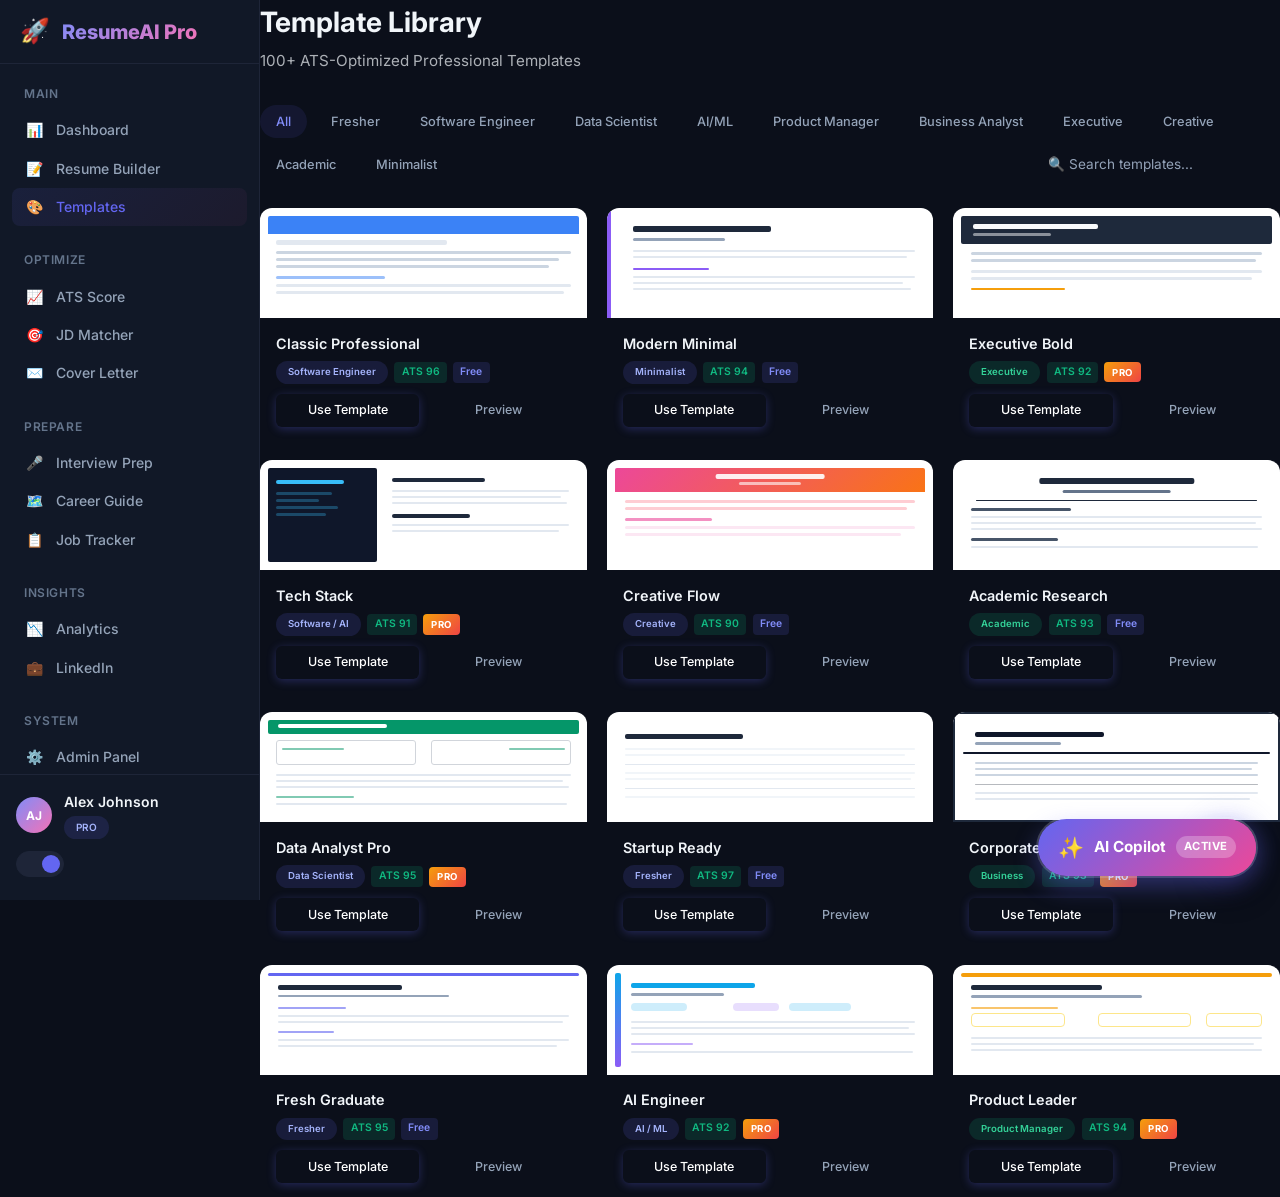
<file: templates.html>
<!DOCTYPE html>
<html lang="en" data-theme="dark">
<head>
  <meta charset="UTF-8">
  <meta name="viewport" content="width=device-width, initial-scale=1.0">
  <title>Template Library — ResumeAI Pro</title>
  <meta name="description" content="Browse 100+ ATS-optimized professional resume templates. Find the perfect template for your industry and career level.">
  <link rel="stylesheet" href="css/main.css">
  <link rel="stylesheet" href="css/ai-copilot.css">
  <style>
    .templates-header { margin-bottom: 2rem; }
    .templates-header h1 { font-size: 1.75rem; font-weight: 700; margin-bottom: 0.25rem; }
    .templates-header p { opacity: 0.7; font-size: 0.95rem; }

    .filter-bar { display: flex; flex-wrap: wrap; gap: 0.5rem; align-items: center; margin-bottom: 1.5rem; }
    .filter-bar .search-box {
      margin-left: auto;
      padding: 0.5rem 1rem;
      border-radius: 8px;
      border: 1px solid var(--border);
      background: var(--card-bg);
      color: var(--text-primary);
      font-size: 0.85rem;
      min-width: 220px;
      outline: none;
      transition: border-color 0.2s;
    }
    .filter-bar .search-box:focus { border-color: var(--primary); }
    .filter-bar .search-box::placeholder { color: var(--text-secondary); }

    .chip {
      padding: 0.4rem 1rem;
      border-radius: 20px;
      font-size: 0.8rem;
      font-weight: 500;
      border: 1px solid var(--border);
      background: var(--card-bg);
      color: var(--text-secondary);
      cursor: pointer;
      transition: all 0.2s;
      white-space: nowrap;
    }
    .chip:hover { border-color: var(--primary); color: var(--primary); }
    .chip.active {
      background: var(--primary);
      color: #fff;
      border-color: var(--primary);
    }

    .template-grid {
      display: grid;
      grid-template-columns: repeat(auto-fill, minmax(260px, 1fr));
      gap: 1.25rem;
    }

    .template-card {
      background: var(--card-bg);
      border: 1px solid var(--border);
      border-radius: 12px;
      padding: 0;
      overflow: hidden;
      transition: transform 0.3s ease, box-shadow 0.3s ease;
      cursor: default;
    }
    .template-card:hover {
      transform: translateY(-4px);
      box-shadow: 0 12px 32px rgba(0,0,0,0.25);
    }

    .template-preview {
      height: 110px;
      background: #fff;
      position: relative;
      overflow: hidden;
      border-bottom: 1px solid var(--border);
    }

    .template-info {
      padding: 0.85rem 1rem;
    }
    .template-name {
      font-weight: 600;
      font-size: 0.9rem;
      margin-bottom: 0.4rem;
      color: var(--text-primary);
    }
    .template-meta {
      display: flex;
      align-items: center;
      gap: 0.4rem;
      flex-wrap: wrap;
      margin-bottom: 0.65rem;
    }
    .template-actions {
      display: flex;
      gap: 0.5rem;
    }
    .template-actions .btn-primary,
    .template-actions .btn-ghost {
      flex: 1;
      text-align: center;
      padding: 0.4rem 0.5rem;
      font-size: 0.78rem;
      border-radius: 6px;
      font-weight: 500;
      cursor: pointer;
      transition: all 0.2s;
    }
    .template-actions .btn-primary {
      background: var(--primary);
      color: #fff;
      border: none;
    }
    .template-actions .btn-primary:hover { filter: brightness(1.15); }
    .template-actions .btn-ghost {
      background: transparent;
      color: var(--text-secondary);
      border: 1px solid var(--border);
    }
    .template-actions .btn-ghost:hover {
      border-color: var(--primary);
      color: var(--primary);
    }

    .badge-ats {
      background: rgba(16,185,129,0.15);
      color: #10b981;
      font-size: 0.65rem;
      padding: 0.15rem 0.45rem;
      border-radius: 4px;
      font-weight: 600;
    }
    .badge-free {
      background: rgba(99,102,241,0.15);
      color: #818cf8;
      font-size: 0.65rem;
      padding: 0.15rem 0.45rem;
      border-radius: 4px;
      font-weight: 600;
    }
    .badge-pro-tag {
      background: linear-gradient(135deg, #f59e0b, #ef4444);
      color: #fff;
      font-size: 0.6rem;
      padding: 0.15rem 0.5rem;
      border-radius: 4px;
      font-weight: 700;
      text-transform: uppercase;
      letter-spacing: 0.5px;
    }

    /* Mini resume preview styles */
    .preview-lines { position: absolute; inset: 8px; }
    .pline { border-radius: 2px; position: absolute; }

    /* Classic Professional */
    .preview-classic .p-header { background: #3b82f6; height: 18px; top: 0; left: 0; right: 0; border-radius: 2px 2px 0 0; }
    .preview-classic .p-name { background: #e2e8f0; height: 5px; top: 24px; left: 8px; width: 55%; }
    .preview-classic .p-line1 { background: #cbd5e1; height: 3px; top: 35px; left: 8px; right: 8px; }
    .preview-classic .p-line2 { background: #cbd5e1; height: 3px; top: 42px; left: 8px; right: 20px; }
    .preview-classic .p-line3 { background: #cbd5e1; height: 3px; top: 49px; left: 8px; right: 30px; }
    .preview-classic .p-sec { background: #3b82f6; height: 3px; top: 60px; left: 8px; width: 35%; opacity: 0.5; }
    .preview-classic .p-line4 { background: #e2e8f0; height: 3px; top: 68px; left: 8px; right: 8px; }
    .preview-classic .p-line5 { background: #e2e8f0; height: 3px; top: 75px; left: 8px; right: 15px; }

    /* Modern Minimal */
    .preview-modern { border-left: 4px solid #8b5cf6; }
    .preview-modern .p-name { background: #1e293b; height: 6px; top: 10px; left: 14px; width: 45%; }
    .preview-modern .p-sub { background: #94a3b8; height: 3px; top: 22px; left: 14px; width: 30%; }
    .preview-modern .p-line1 { background: #e2e8f0; height: 2px; top: 34px; left: 14px; right: 10px; }
    .preview-modern .p-line2 { background: #e2e8f0; height: 2px; top: 40px; left: 14px; right: 18px; }
    .preview-modern .p-sec { background: #8b5cf6; height: 2px; top: 52px; left: 14px; width: 25%; }
    .preview-modern .p-line3 { background: #e2e8f0; height: 2px; top: 60px; left: 14px; right: 10px; }
    .preview-modern .p-line4 { background: #e2e8f0; height: 2px; top: 66px; left: 14px; right: 22px; }
    .preview-modern .p-line5 { background: #e2e8f0; height: 2px; top: 72px; left: 14px; right: 14px; }

    /* Executive Bold */
    .preview-executive .p-header { background: #1e293b; height: 28px; top: 0; left: 0; right: 0; }
    .preview-executive .p-name { background: #f8fafc; height: 5px; top: 8px; left: 12px; width: 40%; }
    .preview-executive .p-sub { background: rgba(248,250,252,0.5); height: 3px; top: 17px; left: 12px; width: 25%; }
    .preview-executive .p-line1 { background: #cbd5e1; height: 3px; top: 36px; left: 10px; right: 10px; }
    .preview-executive .p-line2 { background: #cbd5e1; height: 3px; top: 43px; left: 10px; right: 16px; }
    .preview-executive .p-line3 { background: #e2e8f0; height: 3px; top: 54px; left: 10px; right: 10px; }
    .preview-executive .p-line4 { background: #e2e8f0; height: 3px; top: 61px; left: 10px; right: 20px; }
    .preview-executive .p-gold { background: #f59e0b; height: 2px; top: 72px; left: 10px; width: 30%; }

    /* Tech Stack - Two Column */
    .preview-tech .p-left { background: #0f172a; position: absolute; left: 0; top: 0; bottom: 0; width: 35%; }
    .preview-tech .p-lname { background: #38bdf8; height: 4px; top: 12px; left: 8px; width: 22%; }
    .preview-tech .p-ltag1 { background: rgba(56,189,248,0.3); height: 3px; top: 24px; left: 8px; width: 18%; border-radius: 3px; }
    .preview-tech .p-ltag2 { background: rgba(56,189,248,0.3); height: 3px; top: 31px; left: 8px; width: 14%; border-radius: 3px; }
    .preview-tech .p-ltag3 { background: rgba(56,189,248,0.3); height: 3px; top: 38px; left: 8px; width: 20%; border-radius: 3px; }
    .preview-tech .p-ltag4 { background: rgba(56,189,248,0.3); height: 3px; top: 45px; left: 8px; width: 16%; border-radius: 3px; }
    .preview-tech .p-rhead { background: #1e293b; height: 4px; top: 10px; left: 40%; width: 30%; }
    .preview-tech .p-rline1 { background: #e2e8f0; height: 2px; top: 22px; left: 40%; right: 10px; }
    .preview-tech .p-rline2 { background: #e2e8f0; height: 2px; top: 28px; left: 40%; right: 18px; }
    .preview-tech .p-rline3 { background: #e2e8f0; height: 2px; top: 34px; left: 40%; right: 12px; }
    .preview-tech .p-rsec { background: #1e293b; height: 4px; top: 46px; left: 40%; width: 25%; }
    .preview-tech .p-rline4 { background: #e2e8f0; height: 2px; top: 56px; left: 40%; right: 10px; }
    .preview-tech .p-rline5 { background: #e2e8f0; height: 2px; top: 62px; left: 40%; right: 20px; }

    /* Creative Flow */
    .preview-creative .p-header { background: linear-gradient(135deg, #ec4899, #f97316); height: 24px; top: 0; left: 0; right: 0; border-radius: 2px 2px 0 0; }
    .preview-creative .p-name { background: rgba(255,255,255,0.9); height: 5px; top: 6px; left: 50%; transform: translateX(-50%); width: 35%; }
    .preview-creative .p-sub { background: rgba(255,255,255,0.6); height: 3px; top: 14px; left: 50%; transform: translateX(-50%); width: 20%; }
    .preview-creative .p-line1 { background: #fecdd3; height: 3px; top: 32px; left: 10px; right: 10px; }
    .preview-creative .p-line2 { background: #fecdd3; height: 3px; top: 39px; left: 10px; right: 18px; }
    .preview-creative .p-sec { background: #ec4899; height: 3px; top: 50px; left: 10px; width: 28%; opacity: 0.6; }
    .preview-creative .p-line3 { background: #fce7f3; height: 3px; top: 58px; left: 10px; right: 10px; }
    .preview-creative .p-line4 { background: #fce7f3; height: 3px; top: 65px; left: 10px; right: 24px; }

    /* Academic Research */
    .preview-academic .p-name { background: #1e293b; height: 6px; top: 10px; left: 50%; transform: translateX(-50%); width: 50%; }
    .preview-academic .p-sub { background: #64748b; height: 3px; top: 22px; left: 50%; transform: translateX(-50%); width: 35%; }
    .preview-academic .p-divider { background: #1e293b; height: 1px; top: 32px; left: 15px; right: 15px; }
    .preview-academic .p-sec { background: #475569; height: 3px; top: 40px; left: 10px; width: 32%; font-style: italic; }
    .preview-academic .p-line1 { background: #e2e8f0; height: 2px; top: 48px; left: 10px; right: 10px; }
    .preview-academic .p-line2 { background: #e2e8f0; height: 2px; top: 54px; left: 10px; right: 16px; }
    .preview-academic .p-line3 { background: #e2e8f0; height: 2px; top: 60px; left: 10px; right: 10px; }
    .preview-academic .p-sec2 { background: #475569; height: 3px; top: 70px; left: 10px; width: 28%; }
    .preview-academic .p-line4 { background: #e2e8f0; height: 2px; top: 78px; left: 10px; right: 14px; }

    /* Data Analyst Pro */
    .preview-data .p-header { background: #059669; height: 14px; top: 0; left: 0; right: 0; }
    .preview-data .p-name { background: #fff; height: 4px; top: 4px; left: 10px; width: 35%; }
    .preview-data .p-grid1 { border: 1px solid #d1d5db; top: 20px; left: 8px; width: 45%; height: 25px; border-radius: 3px; }
    .preview-data .p-grid2 { border: 1px solid #d1d5db; top: 20px; right: 8px; width: 45%; height: 25px; border-radius: 3px; }
    .preview-data .p-g1line { background: #059669; height: 2px; top: 28px; left: 14px; width: 20%; opacity: 0.5; }
    .preview-data .p-g2line { background: #059669; height: 2px; top: 28px; right: 14px; width: 18%; opacity: 0.5; }
    .preview-data .p-line1 { background: #e2e8f0; height: 2px; top: 54px; left: 8px; right: 8px; }
    .preview-data .p-line2 { background: #e2e8f0; height: 2px; top: 60px; left: 8px; right: 16px; }
    .preview-data .p-line3 { background: #e2e8f0; height: 2px; top: 66px; left: 8px; right: 10px; }
    .preview-data .p-sec { background: #059669; height: 2px; top: 76px; left: 8px; width: 25%; opacity: 0.5; }
    .preview-data .p-line4 { background: #e2e8f0; height: 2px; top: 83px; left: 8px; right: 12px; }

    /* Startup Ready */
    .preview-startup .p-name { background: #1e293b; height: 5px; top: 14px; left: 10px; width: 38%; }
    .preview-startup .p-line1 { background: #f1f5f9; height: 2px; top: 28px; left: 10px; right: 10px; }
    .preview-startup .p-line2 { background: #f1f5f9; height: 2px; top: 34px; left: 10px; right: 20px; }
    .preview-startup .p-divider { background: #e2e8f0; height: 1px; top: 44px; left: 10px; right: 10px; }
    .preview-startup .p-line3 { background: #f1f5f9; height: 2px; top: 52px; left: 10px; right: 10px; }
    .preview-startup .p-line4 { background: #f1f5f9; height: 2px; top: 58px; left: 10px; right: 14px; }
    .preview-startup .p-divider2 { background: #e2e8f0; height: 1px; top: 68px; left: 10px; right: 10px; }
    .preview-startup .p-line5 { background: #f1f5f9; height: 2px; top: 76px; left: 10px; right: 10px; }

    /* Corporate Elite */
    .preview-corporate { border: 2px solid #1e293b; }
    .preview-corporate .p-name { background: #0f172a; height: 5px; top: 10px; left: 12px; width: 42%; }
    .preview-corporate .p-sub { background: #94a3b8; height: 3px; top: 20px; left: 12px; width: 28%; }
    .preview-corporate .p-border { background: #0f172a; height: 2px; top: 30px; left: 0; right: 0; }
    .preview-corporate .p-line1 { background: #cbd5e1; height: 2px; top: 40px; left: 12px; right: 12px; }
    .preview-corporate .p-line2 { background: #cbd5e1; height: 2px; top: 46px; left: 12px; right: 18px; }
    .preview-corporate .p-line3 { background: #cbd5e1; height: 2px; top: 52px; left: 12px; right: 12px; }
    .preview-corporate .p-border2 { background: #0f172a; height: 1px; top: 62px; left: 12px; right: 12px; opacity: 0.3; }
    .preview-corporate .p-line4 { background: #e2e8f0; height: 2px; top: 70px; left: 12px; right: 12px; }
    .preview-corporate .p-line5 { background: #e2e8f0; height: 2px; top: 76px; left: 12px; right: 20px; }

    /* Fresh Graduate */
    .preview-fresh .p-accent { background: #6366f1; height: 3px; top: 0; left: 0; right: 0; }
    .preview-fresh .p-name { background: #1e293b; height: 5px; top: 12px; left: 10px; width: 40%; }
    .preview-fresh .p-contact { background: #94a3b8; height: 2px; top: 22px; left: 10px; width: 55%; }
    .preview-fresh .p-sec { background: #6366f1; height: 2px; top: 34px; left: 10px; width: 22%; opacity: 0.6; }
    .preview-fresh .p-line1 { background: #e2e8f0; height: 2px; top: 42px; left: 10px; right: 10px; }
    .preview-fresh .p-line2 { background: #e2e8f0; height: 2px; top: 48px; left: 10px; right: 16px; }
    .preview-fresh .p-sec2 { background: #6366f1; height: 2px; top: 58px; left: 10px; width: 18%; opacity: 0.6; }
    .preview-fresh .p-line3 { background: #e2e8f0; height: 2px; top: 66px; left: 10px; right: 10px; }
    .preview-fresh .p-line4 { background: #e2e8f0; height: 2px; top: 72px; left: 10px; right: 22px; }

    /* AI Engineer */
    .preview-ai .p-left { background: linear-gradient(180deg, #0ea5e9, #8b5cf6); position: absolute; left: 0; top: 0; bottom: 0; width: 6px; }
    .preview-ai .p-name { background: #0ea5e9; height: 5px; top: 10px; left: 16px; width: 40%; }
    .preview-ai .p-sub { background: #94a3b8; height: 3px; top: 20px; left: 16px; width: 30%; }
    .preview-ai .p-tag1 { background: rgba(14,165,233,0.2); height: 8px; top: 30px; left: 16px; width: 18%; border-radius: 4px; }
    .preview-ai .p-tag2 { background: rgba(139,92,246,0.2); height: 8px; top: 30px; left: 38%; width: 15%; border-radius: 4px; }
    .preview-ai .p-tag3 { background: rgba(14,165,233,0.2); height: 8px; top: 30px; left: 56%; width: 20%; border-radius: 4px; }
    .preview-ai .p-line1 { background: #e2e8f0; height: 2px; top: 48px; left: 16px; right: 10px; }
    .preview-ai .p-line2 { background: #e2e8f0; height: 2px; top: 54px; left: 16px; right: 16px; }
    .preview-ai .p-line3 { background: #e2e8f0; height: 2px; top: 60px; left: 16px; right: 10px; }
    .preview-ai .p-sec { background: #8b5cf6; height: 2px; top: 70px; left: 16px; width: 20%; opacity: 0.5; }
    .preview-ai .p-line4 { background: #e2e8f0; height: 2px; top: 78px; left: 16px; right: 12px; }

    /* Product Leader */
    .preview-product .p-header { background: #f59e0b; height: 4px; top: 0; left: 0; right: 0; }
    .preview-product .p-name { background: #1e293b; height: 5px; top: 12px; left: 10px; width: 42%; }
    .preview-product .p-sub { background: #94a3b8; height: 3px; top: 22px; left: 10px; width: 55%; }
    .preview-product .p-sec { background: #f59e0b; height: 2px; top: 34px; left: 10px; width: 28%; opacity: 0.6; }
    .preview-product .p-box1 { border: 1px solid #fde68a; top: 40px; left: 10px; width: 30%; height: 14px; border-radius: 4px; }
    .preview-product .p-box2 { border: 1px solid #fde68a; top: 40px; left: 44%; width: 30%; height: 14px; border-radius: 4px; }
    .preview-product .p-box3 { border: 1px solid #fde68a; top: 40px; right: 10px; width: 18%; height: 14px; border-radius: 4px; }
    .preview-product .p-line1 { background: #e2e8f0; height: 2px; top: 64px; left: 10px; right: 10px; }
    .preview-product .p-line2 { background: #e2e8f0; height: 2px; top: 70px; left: 10px; right: 18px; }
    .preview-product .p-line3 { background: #e2e8f0; height: 2px; top: 76px; left: 10px; right: 10px; }

    /* Modal */
    .modal-overlay {
      position: fixed;
      inset: 0;
      background: rgba(0,0,0,0.6);
      backdrop-filter: blur(4px);
      z-index: 1000;
      display: none;
      align-items: center;
      justify-content: center;
      animation: fadeIn 0.25s ease;
    }
    .modal-overlay.open { display: flex; }
    .modal {
      background: var(--card-bg);
      border: 1px solid var(--border);
      border-radius: 16px;
      width: 90%;
      max-width: 560px;
      max-height: 85vh;
      overflow-y: auto;
      animation: slideUp 0.3s ease;
    }
    @keyframes slideUp { from { transform: translateY(24px); opacity: 0; } to { transform: translateY(0); opacity: 1; } }
    @keyframes fadeIn { from { opacity: 0; } to { opacity: 1; } }

    .modal-header {
      display: flex;
      align-items: center;
      justify-content: space-between;
      padding: 1.25rem 1.5rem;
      border-bottom: 1px solid var(--border);
    }
    .modal-header h2 { font-size: 1.1rem; font-weight: 600; }
    .modal-close {
      background: none;
      border: none;
      color: var(--text-secondary);
      font-size: 1.3rem;
      cursor: pointer;
      transition: color 0.2s;
    }
    .modal-close:hover { color: var(--text-primary); }
    .modal-body { padding: 1.5rem; }
    .modal-preview {
      background: #fff;
      border-radius: 8px;
      height: 280px;
      position: relative;
      overflow: hidden;
      margin-bottom: 1.25rem;
    }
    .modal-footer {
      padding: 1rem 1.5rem;
      border-top: 1px solid var(--border);
      display: flex;
      gap: 0.75rem;
      justify-content: flex-end;
    }
    .modal-footer .btn-primary {
      padding: 0.55rem 1.5rem;
      background: var(--primary);
      color: #fff;
      border: none;
      border-radius: 8px;
      font-weight: 600;
      font-size: 0.85rem;
      cursor: pointer;
      transition: filter 0.2s;
    }
    .modal-footer .btn-primary:hover { filter: brightness(1.15); }
    .modal-footer .btn-ghost {
      padding: 0.55rem 1.25rem;
      background: transparent;
      color: var(--text-secondary);
      border: 1px solid var(--border);
      border-radius: 8px;
      font-size: 0.85rem;
      cursor: pointer;
      transition: all 0.2s;
    }
    .modal-footer .btn-ghost:hover { border-color: var(--primary); color: var(--primary); }

    .modal-meta {
      display: flex;
      gap: 0.5rem;
      flex-wrap: wrap;
      margin-bottom: 0.75rem;
    }
    .modal-desc {
      font-size: 0.85rem;
      color: var(--text-secondary);
      line-height: 1.6;
    }

    .no-results {
      text-align: center;
      padding: 3rem;
      color: var(--text-secondary);
      font-size: 0.95rem;
      display: none;
    }
    .no-results .no-results-icon { font-size: 2.5rem; margin-bottom: 0.75rem; }

    /* Mobile sidebar toggle */
    .mobile-toggle {
      display: none;
      position: fixed;
      top: 1rem;
      left: 1rem;
      z-index: 200;
      background: var(--card-bg);
      border: 1px solid var(--border);
      color: var(--text-primary);
      width: 40px;
      height: 40px;
      border-radius: 8px;
      font-size: 1.2rem;
      cursor: pointer;
      align-items: center;
      justify-content: center;
    }
    @media (max-width: 768px) {
      .mobile-toggle { display: flex; }
      .sidebar { transform: translateX(-100%); }
      .sidebar.open { transform: translateX(0); }
      .main-content { margin-left: 0 !important; }
      .filter-bar { flex-direction: column; align-items: stretch; }
      .filter-bar .search-box { margin-left: 0; min-width: unset; }
    }
  </style>
</head>
<body>

<button class="mobile-toggle" id="mobileToggle" onclick="document.getElementById('sidebar').classList.toggle('open')">☰</button>

<aside class="sidebar" id="sidebar">
  <div class="sidebar-header">
    <span style="font-size:1.5rem">🚀</span>
    <span class="sidebar-logo text-gradient">ResumeAI Pro</span>
  </div>
  <nav class="sidebar-nav">
    <div class="sidebar-section">
      <div class="sidebar-section-title">Main</div>
      <a href="dashboard.html" class="nav-item"><span class="nav-icon">📊</span> Dashboard</a>
      <a href="builder.html" class="nav-item"><span class="nav-icon">📝</span> Resume Builder</a>
      <a href="templates.html" class="nav-item active"><span class="nav-icon">🎨</span> Templates</a>
    </div>
    <div class="sidebar-section">
      <div class="sidebar-section-title">Optimize</div>
      <a href="ats-scorer.html" class="nav-item"><span class="nav-icon">📈</span> ATS Score</a>
      <a href="jd-matcher.html" class="nav-item"><span class="nav-icon">🎯</span> JD Matcher</a>
      <a href="cover-letter.html" class="nav-item"><span class="nav-icon">✉️</span> Cover Letter</a>
    </div>
    <div class="sidebar-section">
      <div class="sidebar-section-title">Prepare</div>
      <a href="interview.html" class="nav-item"><span class="nav-icon">🎤</span> Interview Prep</a>
      <a href="career.html" class="nav-item"><span class="nav-icon">🗺️</span> Career Guide</a>
      <a href="tracker.html" class="nav-item"><span class="nav-icon">📋</span> Job Tracker</a>
    </div>
    <div class="sidebar-section">
      <div class="sidebar-section-title">Insights</div>
      <a href="analytics.html" class="nav-item"><span class="nav-icon">📉</span> Analytics</a>
      <a href="linkedin.html" class="nav-item"><span class="nav-icon">💼</span> LinkedIn</a>
    </div>
    <div class="sidebar-section">
      <div class="sidebar-section-title">System</div>
      <a href="admin.html" class="nav-item"><span class="nav-icon">⚙️</span> Admin Panel</a>
    </div>
  </nav>
  <div class="sidebar-footer">
    <div class="flex items-center gap-3" style="margin-bottom:0.75rem">
      <div class="avatar" style="width:36px;height:36px;font-size:0.75rem">AJ</div>
      <div><div class="font-semibold text-sm">Alex Johnson</div><span class="badge badge-primary" style="font-size:10px">PRO</span></div>
    </div>
    <button class="theme-toggle w-full" onclick="toggleTheme()" style="cursor:pointer" title="Toggle theme"></button>
  </div>
</aside>

<main class="main-content" id="mainContent">
  <div class="templates-header">
    <h1>Template Library</h1>
    <p>100+ ATS-Optimized Professional Templates</p>
  </div>

  <div class="filter-bar" id="filterBar">
    <span class="chip active" data-filter="all">All</span>
    <span class="chip" data-filter="fresher">Fresher</span>
    <span class="chip" data-filter="software-engineer">Software Engineer</span>
    <span class="chip" data-filter="data-scientist">Data Scientist</span>
    <span class="chip" data-filter="ai-ml">AI/ML</span>
    <span class="chip" data-filter="product-manager">Product Manager</span>
    <span class="chip" data-filter="business-analyst">Business Analyst</span>
    <span class="chip" data-filter="executive">Executive</span>
    <span class="chip" data-filter="creative">Creative</span>
    <span class="chip" data-filter="academic">Academic</span>
    <span class="chip" data-filter="minimalist">Minimalist</span>
    <input type="text" class="search-box" id="searchInput" placeholder="🔍 Search templates...">
  </div>

  <div class="template-grid" id="templateGrid">

    <!-- 1. Classic Professional -->
    <div class="template-card" data-category="all software-engineer" data-name="Classic Professional">
      <div class="template-preview preview-classic">
        <div class="preview-lines">
          <div class="pline p-header"></div>
          <div class="pline p-name"></div>
          <div class="pline p-line1"></div>
          <div class="pline p-line2"></div>
          <div class="pline p-line3"></div>
          <div class="pline p-sec"></div>
          <div class="pline p-line4"></div>
          <div class="pline p-line5"></div>
        </div>
      </div>
      <div class="template-info">
        <div class="template-name">Classic Professional</div>
        <div class="template-meta">
          <span class="badge badge-primary" style="font-size:0.6rem">Software Engineer</span>
          <span class="badge-ats">ATS 96</span>
          <span class="badge-free">Free</span>
        </div>
        <div class="template-actions">
          <button class="btn-primary" onclick="alert('Opening in Resume Builder...')">Use Template</button>
          <button class="btn-ghost" onclick="openPreview('Classic Professional','A timeless single-column layout with a bold blue header, clean section dividers, and optimized spacing for ATS parsers.','software-engineer','96','free')">Preview</button>
        </div>
      </div>
    </div>

    <!-- 2. Modern Minimal -->
    <div class="template-card" data-category="all minimalist" data-name="Modern Minimal">
      <div class="template-preview preview-modern">
        <div class="preview-lines">
          <div class="pline p-name"></div>
          <div class="pline p-sub"></div>
          <div class="pline p-line1"></div>
          <div class="pline p-line2"></div>
          <div class="pline p-sec"></div>
          <div class="pline p-line3"></div>
          <div class="pline p-line4"></div>
          <div class="pline p-line5"></div>
        </div>
      </div>
      <div class="template-info">
        <div class="template-name">Modern Minimal</div>
        <div class="template-meta">
          <span class="badge badge-primary" style="font-size:0.6rem">Minimalist</span>
          <span class="badge-ats">ATS 94</span>
          <span class="badge-free">Free</span>
        </div>
        <div class="template-actions">
          <button class="btn-primary" onclick="alert('Opening in Resume Builder...')">Use Template</button>
          <button class="btn-ghost" onclick="openPreview('Modern Minimal','A sleek left-accent design with generous whitespace and modern typography. Perfect for tech and startup roles.','minimalist','94','free')">Preview</button>
        </div>
      </div>
    </div>

    <!-- 3. Executive Bold -->
    <div class="template-card" data-category="all executive" data-name="Executive Bold">
      <div class="template-preview preview-executive">
        <div class="preview-lines">
          <div class="pline p-header"></div>
          <div class="pline p-name"></div>
          <div class="pline p-sub"></div>
          <div class="pline p-line1"></div>
          <div class="pline p-line2"></div>
          <div class="pline p-line3"></div>
          <div class="pline p-line4"></div>
          <div class="pline p-gold"></div>
        </div>
      </div>
      <div class="template-info">
        <div class="template-name">Executive Bold</div>
        <div class="template-meta">
          <span class="badge badge-success" style="font-size:0.6rem">Executive</span>
          <span class="badge-ats">ATS 92</span>
          <span class="badge-pro-tag">PRO</span>
        </div>
        <div class="template-actions">
          <button class="btn-primary" onclick="alert('Opening in Resume Builder...')">Use Template</button>
          <button class="btn-ghost" onclick="openPreview('Executive Bold','A powerful dark-header design that commands attention. Gold accents and structured layout for C-level and senior roles.','executive','92','pro')">Preview</button>
        </div>
      </div>
    </div>

    <!-- 4. Tech Stack -->
    <div class="template-card" data-category="all software-engineer ai-ml" data-name="Tech Stack">
      <div class="template-preview preview-tech">
        <div class="preview-lines">
          <div class="pline p-left"></div>
          <div class="pline p-lname"></div>
          <div class="pline p-ltag1"></div>
          <div class="pline p-ltag2"></div>
          <div class="pline p-ltag3"></div>
          <div class="pline p-ltag4"></div>
          <div class="pline p-rhead"></div>
          <div class="pline p-rline1"></div>
          <div class="pline p-rline2"></div>
          <div class="pline p-rline3"></div>
          <div class="pline p-rsec"></div>
          <div class="pline p-rline4"></div>
          <div class="pline p-rline5"></div>
        </div>
      </div>
      <div class="template-info">
        <div class="template-name">Tech Stack</div>
        <div class="template-meta">
          <span class="badge badge-primary" style="font-size:0.6rem">Software / AI</span>
          <span class="badge-ats">ATS 91</span>
          <span class="badge-pro-tag">PRO</span>
        </div>
        <div class="template-actions">
          <button class="btn-primary" onclick="alert('Opening in Resume Builder...')">Use Template</button>
          <button class="btn-ghost" onclick="openPreview('Tech Stack','A two-column layout with a dark sidebar for skills and certifications. Right column for experience and education.','software-engineer','91','pro')">Preview</button>
        </div>
      </div>
    </div>

    <!-- 5. Creative Flow -->
    <div class="template-card" data-category="all creative" data-name="Creative Flow">
      <div class="template-preview preview-creative">
        <div class="preview-lines">
          <div class="pline p-header"></div>
          <div class="pline p-name"></div>
          <div class="pline p-sub"></div>
          <div class="pline p-line1"></div>
          <div class="pline p-line2"></div>
          <div class="pline p-sec"></div>
          <div class="pline p-line3"></div>
          <div class="pline p-line4"></div>
        </div>
      </div>
      <div class="template-info">
        <div class="template-name">Creative Flow</div>
        <div class="template-meta">
          <span class="badge badge-primary" style="font-size:0.6rem">Creative</span>
          <span class="badge-ats">ATS 90</span>
          <span class="badge-free">Free</span>
        </div>
        <div class="template-actions">
          <button class="btn-primary" onclick="alert('Opening in Resume Builder...')">Use Template</button>
          <button class="btn-ghost" onclick="openPreview('Creative Flow','A vibrant gradient header with centered name. Perfect for design, marketing, and creative industry roles.','creative','90','free')">Preview</button>
        </div>
      </div>
    </div>

    <!-- 6. Academic Research -->
    <div class="template-card" data-category="all academic" data-name="Academic Research">
      <div class="template-preview preview-academic">
        <div class="preview-lines">
          <div class="pline p-name"></div>
          <div class="pline p-sub"></div>
          <div class="pline p-divider"></div>
          <div class="pline p-sec"></div>
          <div class="pline p-line1"></div>
          <div class="pline p-line2"></div>
          <div class="pline p-line3"></div>
          <div class="pline p-sec2"></div>
          <div class="pline p-line4"></div>
        </div>
      </div>
      <div class="template-info">
        <div class="template-name">Academic Research</div>
        <div class="template-meta">
          <span class="badge badge-success" style="font-size:0.6rem">Academic</span>
          <span class="badge-ats">ATS 93</span>
          <span class="badge-free">Free</span>
        </div>
        <div class="template-actions">
          <button class="btn-primary" onclick="alert('Opening in Resume Builder...')">Use Template</button>
          <button class="btn-ghost" onclick="openPreview('Academic Research','A serif-inspired centered layout with formal section dividers. Ideal for academic, research, and PhD applications.','academic','93','free')">Preview</button>
        </div>
      </div>
    </div>

    <!-- 7. Data Analyst Pro -->
    <div class="template-card" data-category="all data-scientist" data-name="Data Analyst Pro">
      <div class="template-preview preview-data">
        <div class="preview-lines">
          <div class="pline p-header"></div>
          <div class="pline p-name"></div>
          <div class="pline p-grid1"></div>
          <div class="pline p-grid2"></div>
          <div class="pline p-g1line"></div>
          <div class="pline p-g2line"></div>
          <div class="pline p-line1"></div>
          <div class="pline p-line2"></div>
          <div class="pline p-line3"></div>
          <div class="pline p-sec"></div>
          <div class="pline p-line4"></div>
        </div>
      </div>
      <div class="template-info">
        <div class="template-name">Data Analyst Pro</div>
        <div class="template-meta">
          <span class="badge badge-primary" style="font-size:0.6rem">Data Scientist</span>
          <span class="badge-ats">ATS 95</span>
          <span class="badge-pro-tag">PRO</span>
        </div>
        <div class="template-actions">
          <button class="btn-primary" onclick="alert('Opening in Resume Builder...')">Use Template</button>
          <button class="btn-ghost" onclick="openPreview('Data Analyst Pro','Structured grid layout with green accent header. Features key metrics boxes and organized data sections.','data-scientist','95','pro')">Preview</button>
        </div>
      </div>
    </div>

    <!-- 8. Startup Ready -->
    <div class="template-card" data-category="all fresher minimalist" data-name="Startup Ready">
      <div class="template-preview preview-startup">
        <div class="preview-lines">
          <div class="pline p-name"></div>
          <div class="pline p-line1"></div>
          <div class="pline p-line2"></div>
          <div class="pline p-divider"></div>
          <div class="pline p-line3"></div>
          <div class="pline p-line4"></div>
          <div class="pline p-divider2"></div>
          <div class="pline p-line5"></div>
        </div>
      </div>
      <div class="template-info">
        <div class="template-name">Startup Ready</div>
        <div class="template-meta">
          <span class="badge badge-primary" style="font-size:0.6rem">Fresher</span>
          <span class="badge-ats">ATS 97</span>
          <span class="badge-free">Free</span>
        </div>
        <div class="template-actions">
          <button class="btn-primary" onclick="alert('Opening in Resume Builder...')">Use Template</button>
          <button class="btn-ghost" onclick="openPreview('Startup Ready','Ultra-minimal design with clean dividers and maximum whitespace. Perfect for startup applications and first-timers.','fresher','97','free')">Preview</button>
        </div>
      </div>
    </div>

    <!-- 9. Corporate Elite -->
    <div class="template-card" data-category="all executive business-analyst" data-name="Corporate Elite">
      <div class="template-preview preview-corporate">
        <div class="preview-lines">
          <div class="pline p-name"></div>
          <div class="pline p-sub"></div>
          <div class="pline p-border"></div>
          <div class="pline p-line1"></div>
          <div class="pline p-line2"></div>
          <div class="pline p-line3"></div>
          <div class="pline p-border2"></div>
          <div class="pline p-line4"></div>
          <div class="pline p-line5"></div>
        </div>
      </div>
      <div class="template-info">
        <div class="template-name">Corporate Elite</div>
        <div class="template-meta">
          <span class="badge badge-success" style="font-size:0.6rem">Business</span>
          <span class="badge-ats">ATS 93</span>
          <span class="badge-pro-tag">PRO</span>
        </div>
        <div class="template-actions">
          <button class="btn-primary" onclick="alert('Opening in Resume Builder...')">Use Template</button>
          <button class="btn-ghost" onclick="openPreview('Corporate Elite','Traditional corporate design with strong borders and structured hierarchy. Ideal for business analyst and management roles.','executive','93','pro')">Preview</button>
        </div>
      </div>
    </div>

    <!-- 10. Fresh Graduate -->
    <div class="template-card" data-category="all fresher" data-name="Fresh Graduate">
      <div class="template-preview preview-fresh">
        <div class="preview-lines">
          <div class="pline p-accent"></div>
          <div class="pline p-name"></div>
          <div class="pline p-contact"></div>
          <div class="pline p-sec"></div>
          <div class="pline p-line1"></div>
          <div class="pline p-line2"></div>
          <div class="pline p-sec2"></div>
          <div class="pline p-line3"></div>
          <div class="pline p-line4"></div>
        </div>
      </div>
      <div class="template-info">
        <div class="template-name">Fresh Graduate</div>
        <div class="template-meta">
          <span class="badge badge-primary" style="font-size:0.6rem">Fresher</span>
          <span class="badge-ats">ATS 95</span>
          <span class="badge-free">Free</span>
        </div>
        <div class="template-actions">
          <button class="btn-primary" onclick="alert('Opening in Resume Builder...')">Use Template</button>
          <button class="btn-ghost" onclick="openPreview('Fresh Graduate','Clean and simple design with indigo accents. Highlights education and projects for entry-level candidates.','fresher','95','free')">Preview</button>
        </div>
      </div>
    </div>

    <!-- 11. AI Engineer -->
    <div class="template-card" data-category="all ai-ml software-engineer" data-name="AI Engineer">
      <div class="template-preview preview-ai">
        <div class="preview-lines">
          <div class="pline p-left"></div>
          <div class="pline p-name"></div>
          <div class="pline p-sub"></div>
          <div class="pline p-tag1"></div>
          <div class="pline p-tag2"></div>
          <div class="pline p-tag3"></div>
          <div class="pline p-line1"></div>
          <div class="pline p-line2"></div>
          <div class="pline p-line3"></div>
          <div class="pline p-sec"></div>
          <div class="pline p-line4"></div>
        </div>
      </div>
      <div class="template-info">
        <div class="template-name">AI Engineer</div>
        <div class="template-meta">
          <span class="badge badge-primary" style="font-size:0.6rem">AI / ML</span>
          <span class="badge-ats">ATS 92</span>
          <span class="badge-pro-tag">PRO</span>
        </div>
        <div class="template-actions">
          <button class="btn-primary" onclick="alert('Opening in Resume Builder...')">Use Template</button>
          <button class="btn-ghost" onclick="openPreview('AI Engineer','Gradient left-accent with tech skill tags. Designed for AI/ML engineers with emphasis on technical competencies.','ai-ml','92','pro')">Preview</button>
        </div>
      </div>
    </div>

    <!-- 12. Product Leader -->
    <div class="template-card" data-category="all product-manager" data-name="Product Leader">
      <div class="template-preview preview-product">
        <div class="preview-lines">
          <div class="pline p-header"></div>
          <div class="pline p-name"></div>
          <div class="pline p-sub"></div>
          <div class="pline p-sec"></div>
          <div class="pline p-box1"></div>
          <div class="pline p-box2"></div>
          <div class="pline p-box3"></div>
          <div class="pline p-line1"></div>
          <div class="pline p-line2"></div>
          <div class="pline p-line3"></div>
        </div>
      </div>
      <div class="template-info">
        <div class="template-name">Product Leader</div>
        <div class="template-meta">
          <span class="badge badge-success" style="font-size:0.6rem">Product Manager</span>
          <span class="badge-ats">ATS 94</span>
          <span class="badge-pro-tag">PRO</span>
        </div>
        <div class="template-actions">
          <button class="btn-primary" onclick="alert('Opening in Resume Builder...')">Use Template</button>
          <button class="btn-ghost" onclick="openPreview('Product Leader','Amber-accented layout with key results boxes. Designed for product managers to showcase impact metrics.','product-manager','94','pro')">Preview</button>
        </div>
      </div>
    </div>

  </div>

  <div class="no-results" id="noResults">
    <div class="no-results-icon">🔍</div>
    <div>No templates found matching your search.</div>
  </div>
</main>

<!-- Preview Modal -->
<div class="modal-overlay" id="previewModal">
  <div class="modal">
    <div class="modal-header">
      <h2 id="modalTitle">Template Preview</h2>
      <button class="modal-close" onclick="closePreview()">✕</button>
    </div>
    <div class="modal-body">
      <div class="modal-preview" id="modalPreviewArea">
        <!-- Large preview rendered here -->
      </div>
      <div class="modal-meta" id="modalMeta"></div>
      <p class="modal-desc" id="modalDesc"></p>
    </div>
    <div class="modal-footer">
      <button class="btn-ghost" onclick="closePreview()">Close</button>
      <button class="btn-primary" onclick="alert('Opening in Resume Builder...');closePreview();">Use This Template</button>
    </div>
  </div>
</div>

<!-- Copilot Widget -->
<div class="copilot-widget">
  <button class="copilot-btn" onclick="document.getElementById('copilotPanel').classList.toggle('open')">✨</button>
  <div class="copilot-panel" id="copilotPanel">
    <div class="copilot-header">
      <span style="font-size:1.2rem">🤖</span>
      <div style="flex:1"><div class="font-semibold" style="font-size:0.9rem">AI Career Copilot</div><div style="font-size:0.65rem;opacity:0.8">● Online</div></div>
      <button onclick="document.getElementById('copilotPanel').classList.remove('open')" style="background:none;border:none;color:white;cursor:pointer;font-size:1.1rem">✕</button>
    </div>
    <div class="copilot-messages" id="copilotMessages">
      <div class="copilot-msg ai">Hi! 👋 How can I help you today?</div>
    </div>
    <div class="copilot-input-area">
      <input type="text" class="copilot-input" id="copilotInput" placeholder="Ask me anything..." onkeydown="if(event.key==='Enter')sendMsg()">
      <button class="copilot-send" onclick="sendMsg()">→</button>
    </div>
  </div>
</div>

<script>
// Theme
function toggleTheme(){const h=document.documentElement;const n=h.getAttribute('data-theme')==='dark'?'light':'dark';h.setAttribute('data-theme',n);localStorage.setItem('theme',n);}
(function(){const s=localStorage.getItem('theme')||'dark';document.documentElement.setAttribute('data-theme',s);})();

// Copilot
const aiR=['I can help optimize that for you! Would you like me to suggest improvements?','Great question! Let me analyze your profile and provide recommendations.','Based on your experience, I suggest focusing on quantifiable achievements.','I recommend tailoring your content to match the specific job requirements.'];
let aI=0;
function sendMsg(){const i=document.getElementById('copilotInput');const m=i.value.trim();if(!m)return;const c=document.getElementById('copilotMessages');c.innerHTML+='<div class="copilot-msg user">'+m+'</div>';i.value='';c.scrollTop=c.scrollHeight;setTimeout(()=>{c.innerHTML+='<div class="copilot-msg ai">'+aiR[aI%aiR.length]+'</div>';aI++;c.scrollTop=c.scrollHeight;},1000);}

// Filter chips
const chips = document.querySelectorAll('.chip');
const cards = document.querySelectorAll('.template-card');
const searchInput = document.getElementById('searchInput');
const noResults = document.getElementById('noResults');

let activeFilter = 'all';

chips.forEach(chip => {
  chip.addEventListener('click', () => {
    chips.forEach(c => c.classList.remove('active'));
    chip.classList.add('active');
    activeFilter = chip.dataset.filter;
    applyFilters();
  });
});

searchInput.addEventListener('input', applyFilters);

function applyFilters() {
  const query = searchInput.value.trim().toLowerCase();
  let visibleCount = 0;

  cards.forEach(card => {
    const categories = card.dataset.category;
    const name = card.dataset.name.toLowerCase();

    const matchesFilter = activeFilter === 'all' || categories.includes(activeFilter);
    const matchesSearch = !query || name.includes(query);

    if (matchesFilter && matchesSearch) {
      card.style.display = '';
      visibleCount++;
    } else {
      card.style.display = 'none';
    }
  });

  noResults.style.display = visibleCount === 0 ? 'block' : 'none';
}

// Preview modal
const previewStyles = {
  'Classic Professional': `
    <div style="position:absolute;top:0;left:0;right:0;height:48px;background:#3b82f6;border-radius:6px 6px 0 0"></div>
    <div style="position:absolute;top:56px;left:24px;height:10px;width:55%;background:#1e293b;border-radius:2px"></div>
    <div style="position:absolute;top:72px;left:24px;height:6px;width:70%;background:#94a3b8;border-radius:2px"></div>
    <div style="position:absolute;top:96px;left:24px;right:24px;height:6px;background:#e2e8f0;border-radius:2px"></div>
    <div style="position:absolute;top:108px;left:24px;right:40px;height:6px;background:#e2e8f0;border-radius:2px"></div>
    <div style="position:absolute;top:120px;left:24px;right:60px;height:6px;background:#e2e8f0;border-radius:2px"></div>
    <div style="position:absolute;top:142px;left:24px;height:6px;width:35%;background:#3b82f6;opacity:0.5;border-radius:2px"></div>
    <div style="position:absolute;top:160px;left:24px;right:24px;height:6px;background:#e2e8f0;border-radius:2px"></div>
    <div style="position:absolute;top:172px;left:24px;right:36px;height:6px;background:#e2e8f0;border-radius:2px"></div>
    <div style="position:absolute;top:184px;left:24px;right:50px;height:6px;background:#e2e8f0;border-radius:2px"></div>
    <div style="position:absolute;top:206px;left:24px;height:6px;width:30%;background:#3b82f6;opacity:0.5;border-radius:2px"></div>
    <div style="position:absolute;top:224px;left:24px;right:24px;height:6px;background:#f1f5f9;border-radius:2px"></div>
    <div style="position:absolute;top:236px;left:24px;right:30px;height:6px;background:#f1f5f9;border-radius:2px"></div>
  `,
  'Modern Minimal': `
    <div style="position:absolute;top:0;left:0;bottom:0;width:6px;background:#8b5cf6;border-radius:6px 0 0 6px"></div>
    <div style="position:absolute;top:28px;left:28px;height:12px;width:45%;background:#1e293b;border-radius:2px"></div>
    <div style="position:absolute;top:48px;left:28px;height:6px;width:30%;background:#94a3b8;border-radius:2px"></div>
    <div style="position:absolute;top:72px;left:28px;right:24px;height:5px;background:#e2e8f0;border-radius:2px"></div>
    <div style="position:absolute;top:83px;left:28px;right:36px;height:5px;background:#e2e8f0;border-radius:2px"></div>
    <div style="position:absolute;top:106px;left:28px;height:5px;width:25%;background:#8b5cf6;border-radius:2px"></div>
    <div style="position:absolute;top:120px;left:28px;right:24px;height:5px;background:#e2e8f0;border-radius:2px"></div>
    <div style="position:absolute;top:131px;left:28px;right:40px;height:5px;background:#e2e8f0;border-radius:2px"></div>
    <div style="position:absolute;top:142px;left:28px;right:30px;height:5px;background:#e2e8f0;border-radius:2px"></div>
    <div style="position:absolute;top:165px;left:28px;height:5px;width:22%;background:#8b5cf6;border-radius:2px"></div>
    <div style="position:absolute;top:179px;left:28px;right:24px;height:5px;background:#f1f5f9;border-radius:2px"></div>
    <div style="position:absolute;top:190px;left:28px;right:32px;height:5px;background:#f1f5f9;border-radius:2px"></div>
  `,
  'Executive Bold': `
    <div style="position:absolute;top:0;left:0;right:0;height:64px;background:#1e293b;border-radius:6px 6px 0 0"></div>
    <div style="position:absolute;top:18px;left:24px;height:10px;width:40%;background:#f8fafc;border-radius:2px"></div>
    <div style="position:absolute;top:36px;left:24px;height:6px;width:25%;background:rgba(248,250,252,0.5);border-radius:2px"></div>
    <div style="position:absolute;top:80px;left:24px;right:24px;height:6px;background:#cbd5e1;border-radius:2px"></div>
    <div style="position:absolute;top:92px;left:24px;right:36px;height:6px;background:#cbd5e1;border-radius:2px"></div>
    <div style="position:absolute;top:114px;left:24px;right:24px;height:6px;background:#e2e8f0;border-radius:2px"></div>
    <div style="position:absolute;top:126px;left:24px;right:40px;height:6px;background:#e2e8f0;border-radius:2px"></div>
    <div style="position:absolute;top:148px;left:24px;height:4px;width:30%;background:#f59e0b;border-radius:2px"></div>
    <div style="position:absolute;top:164px;left:24px;right:24px;height:6px;background:#f1f5f9;border-radius:2px"></div>
    <div style="position:absolute;top:176px;left:24px;right:30px;height:6px;background:#f1f5f9;border-radius:2px"></div>
  `,
  'Tech Stack': `
    <div style="position:absolute;top:0;left:0;bottom:0;width:38%;background:#0f172a;border-radius:6px 0 0 6px"></div>
    <div style="position:absolute;top:24px;left:16px;height:8px;width:20%;background:#38bdf8;border-radius:2px"></div>
    <div style="position:absolute;top:46px;left:16px;height:8px;width:18%;background:rgba(56,189,248,0.3);border-radius:4px"></div>
    <div style="position:absolute;top:60px;left:16px;height:8px;width:14%;background:rgba(56,189,248,0.3);border-radius:4px"></div>
    <div style="position:absolute;top:74px;left:16px;height:8px;width:22%;background:rgba(56,189,248,0.3);border-radius:4px"></div>
    <div style="position:absolute;top:88px;left:16px;height:8px;width:16%;background:rgba(56,189,248,0.3);border-radius:4px"></div>
    <div style="position:absolute;top:24px;left:42%;height:8px;width:30%;background:#1e293b;border-radius:2px"></div>
    <div style="position:absolute;top:44px;left:42%;right:24px;height:5px;background:#e2e8f0;border-radius:2px"></div>
    <div style="position:absolute;top:55px;left:42%;right:36px;height:5px;background:#e2e8f0;border-radius:2px"></div>
    <div style="position:absolute;top:66px;left:42%;right:28px;height:5px;background:#e2e8f0;border-radius:2px"></div>
    <div style="position:absolute;top:90px;left:42%;height:8px;width:25%;background:#1e293b;border-radius:2px"></div>
    <div style="position:absolute;top:110px;left:42%;right:24px;height:5px;background:#e2e8f0;border-radius:2px"></div>
    <div style="position:absolute;top:121px;left:42%;right:32px;height:5px;background:#e2e8f0;border-radius:2px"></div>
  `,
  'Creative Flow': `
    <div style="position:absolute;top:0;left:0;right:0;height:56px;background:linear-gradient(135deg,#ec4899,#f97316);border-radius:6px 6px 0 0"></div>
    <div style="position:absolute;top:14px;left:50%;transform:translateX(-50%);height:10px;width:35%;background:rgba(255,255,255,0.9);border-radius:2px"></div>
    <div style="position:absolute;top:30px;left:50%;transform:translateX(-50%);height:6px;width:22%;background:rgba(255,255,255,0.6);border-radius:2px"></div>
    <div style="position:absolute;top:72px;left:24px;right:24px;height:6px;background:#fecdd3;border-radius:2px"></div>
    <div style="position:absolute;top:84px;left:24px;right:36px;height:6px;background:#fecdd3;border-radius:2px"></div>
    <div style="position:absolute;top:106px;left:24px;height:6px;width:28%;background:#ec4899;opacity:0.6;border-radius:2px"></div>
    <div style="position:absolute;top:122px;left:24px;right:24px;height:6px;background:#fce7f3;border-radius:2px"></div>
    <div style="position:absolute;top:134px;left:24px;right:40px;height:6px;background:#fce7f3;border-radius:2px"></div>
  `,
  'Academic Research': `
    <div style="position:absolute;top:24px;left:50%;transform:translateX(-50%);height:12px;width:50%;background:#1e293b;border-radius:2px"></div>
    <div style="position:absolute;top:44px;left:50%;transform:translateX(-50%);height:6px;width:35%;background:#64748b;border-radius:2px"></div>
    <div style="position:absolute;top:62px;left:30px;right:30px;height:1px;background:#1e293b"></div>
    <div style="position:absolute;top:76px;left:24px;height:6px;width:32%;background:#475569;border-radius:2px"></div>
    <div style="position:absolute;top:92px;left:24px;right:24px;height:5px;background:#e2e8f0;border-radius:2px"></div>
    <div style="position:absolute;top:103px;left:24px;right:32px;height:5px;background:#e2e8f0;border-radius:2px"></div>
    <div style="position:absolute;top:114px;left:24px;right:24px;height:5px;background:#e2e8f0;border-radius:2px"></div>
    <div style="position:absolute;top:136px;left:24px;height:6px;width:28%;background:#475569;border-radius:2px"></div>
    <div style="position:absolute;top:152px;left:24px;right:28px;height:5px;background:#e2e8f0;border-radius:2px"></div>
    <div style="position:absolute;top:163px;left:24px;right:24px;height:5px;background:#e2e8f0;border-radius:2px"></div>
  `,
  'Data Analyst Pro': `
    <div style="position:absolute;top:0;left:0;right:0;height:36px;background:#059669;border-radius:6px 6px 0 0"></div>
    <div style="position:absolute;top:10px;left:20px;height:8px;width:35%;background:#fff;border-radius:2px"></div>
    <div style="position:absolute;top:48px;left:16px;width:44%;height:52px;border:1px solid #d1d5db;border-radius:6px"></div>
    <div style="position:absolute;top:48px;right:16px;width:44%;height:52px;border:1px solid #d1d5db;border-radius:6px"></div>
    <div style="position:absolute;top:66px;left:24px;height:4px;width:18%;background:#059669;opacity:0.5;border-radius:2px"></div>
    <div style="position:absolute;top:66px;right:24px;height:4px;width:18%;background:#059669;opacity:0.5;border-radius:2px"></div>
    <div style="position:absolute;top:118px;left:16px;right:16px;height:5px;background:#e2e8f0;border-radius:2px"></div>
    <div style="position:absolute;top:129px;left:16px;right:28px;height:5px;background:#e2e8f0;border-radius:2px"></div>
    <div style="position:absolute;top:150px;left:16px;height:5px;width:25%;background:#059669;opacity:0.5;border-radius:2px"></div>
    <div style="position:absolute;top:165px;left:16px;right:20px;height:5px;background:#f1f5f9;border-radius:2px"></div>
  `,
  'Startup Ready': `
    <div style="position:absolute;top:32px;left:24px;height:10px;width:38%;background:#1e293b;border-radius:2px"></div>
    <div style="position:absolute;top:56px;left:24px;right:24px;height:4px;background:#f1f5f9;border-radius:2px"></div>
    <div style="position:absolute;top:66px;left:24px;right:40px;height:4px;background:#f1f5f9;border-radius:2px"></div>
    <div style="position:absolute;top:86px;left:24px;right:24px;height:1px;background:#e2e8f0"></div>
    <div style="position:absolute;top:100px;left:24px;right:24px;height:4px;background:#f1f5f9;border-radius:2px"></div>
    <div style="position:absolute;top:110px;left:24px;right:30px;height:4px;background:#f1f5f9;border-radius:2px"></div>
    <div style="position:absolute;top:130px;left:24px;right:24px;height:1px;background:#e2e8f0"></div>
    <div style="position:absolute;top:144px;left:24px;right:24px;height:4px;background:#f1f5f9;border-radius:2px"></div>
    <div style="position:absolute;top:154px;left:24px;right:36px;height:4px;background:#f1f5f9;border-radius:2px"></div>
  `,
  'Corporate Elite': `
    <div style="position:absolute;inset:0;border:3px solid #1e293b;border-radius:6px"></div>
    <div style="position:absolute;top:22px;left:20px;height:10px;width:42%;background:#0f172a;border-radius:2px"></div>
    <div style="position:absolute;top:40px;left:20px;height:6px;width:28%;background:#94a3b8;border-radius:2px"></div>
    <div style="position:absolute;top:58px;left:0;right:0;height:3px;background:#0f172a"></div>
    <div style="position:absolute;top:76px;left:20px;right:20px;height:5px;background:#cbd5e1;border-radius:2px"></div>
    <div style="position:absolute;top:87px;left:20px;right:30px;height:5px;background:#cbd5e1;border-radius:2px"></div>
    <div style="position:absolute;top:98px;left:20px;right:20px;height:5px;background:#cbd5e1;border-radius:2px"></div>
    <div style="position:absolute;top:118px;left:20px;right:20px;height:1px;background:#0f172a;opacity:0.3"></div>
    <div style="position:absolute;top:132px;left:20px;right:20px;height:5px;background:#e2e8f0;border-radius:2px"></div>
    <div style="position:absolute;top:143px;left:20px;right:32px;height:5px;background:#e2e8f0;border-radius:2px"></div>
  `,
  'Fresh Graduate': `
    <div style="position:absolute;top:0;left:0;right:0;height:5px;background:#6366f1;border-radius:6px 6px 0 0"></div>
    <div style="position:absolute;top:24px;left:20px;height:10px;width:40%;background:#1e293b;border-radius:2px"></div>
    <div style="position:absolute;top:42px;left:20px;height:5px;width:55%;background:#94a3b8;border-radius:2px"></div>
    <div style="position:absolute;top:64px;left:20px;height:5px;width:22%;background:#6366f1;opacity:0.6;border-radius:2px"></div>
    <div style="position:absolute;top:80px;left:20px;right:20px;height:5px;background:#e2e8f0;border-radius:2px"></div>
    <div style="position:absolute;top:91px;left:20px;right:32px;height:5px;background:#e2e8f0;border-radius:2px"></div>
    <div style="position:absolute;top:114px;left:20px;height:5px;width:18%;background:#6366f1;opacity:0.6;border-radius:2px"></div>
    <div style="position:absolute;top:130px;left:20px;right:20px;height:5px;background:#e2e8f0;border-radius:2px"></div>
    <div style="position:absolute;top:141px;left:20px;right:40px;height:5px;background:#e2e8f0;border-radius:2px"></div>
    <div style="position:absolute;top:164px;left:20px;height:5px;width:20%;background:#6366f1;opacity:0.6;border-radius:2px"></div>
    <div style="position:absolute;top:180px;left:20px;right:20px;height:5px;background:#f1f5f9;border-radius:2px"></div>
  `,
  'AI Engineer': `
    <div style="position:absolute;top:0;left:0;bottom:0;width:8px;background:linear-gradient(180deg,#0ea5e9,#8b5cf6);border-radius:6px 0 0 6px"></div>
    <div style="position:absolute;top:24px;left:28px;height:10px;width:40%;background:#0ea5e9;border-radius:2px"></div>
    <div style="position:absolute;top:42px;left:28px;height:6px;width:30%;background:#94a3b8;border-radius:2px"></div>
    <div style="position:absolute;top:62px;left:28px;height:14px;width:16%;background:rgba(14,165,233,0.2);border-radius:6px"></div>
    <div style="position:absolute;top:62px;left:48%;height:14px;width:14%;background:rgba(139,92,246,0.2);border-radius:6px"></div>
    <div style="position:absolute;top:62px;left:66%;height:14px;width:18%;background:rgba(14,165,233,0.2);border-radius:6px"></div>
    <div style="position:absolute;top:94px;left:28px;right:20px;height:5px;background:#e2e8f0;border-radius:2px"></div>
    <div style="position:absolute;top:105px;left:28px;right:32px;height:5px;background:#e2e8f0;border-radius:2px"></div>
    <div style="position:absolute;top:116px;left:28px;right:24px;height:5px;background:#e2e8f0;border-radius:2px"></div>
    <div style="position:absolute;top:138px;left:28px;height:5px;width:20%;background:#8b5cf6;border-radius:2px"></div>
    <div style="position:absolute;top:154px;left:28px;right:24px;height:5px;background:#f1f5f9;border-radius:2px"></div>
    <div style="position:absolute;top:165px;left:28px;right:30px;height:5px;background:#f1f5f9;border-radius:2px"></div>
  `,
  'Product Leader': `
    <div style="position:absolute;top:0;left:0;right:0;height:8px;background:#f59e0b;border-radius:6px 6px 0 0"></div>
    <div style="position:absolute;top:26px;left:20px;height:10px;width:42%;background:#1e293b;border-radius:2px"></div>
    <div style="position:absolute;top:44px;left:20px;height:6px;width:55%;background:#94a3b8;border-radius:2px"></div>
    <div style="position:absolute;top:66px;left:20px;height:5px;width:28%;background:#f59e0b;opacity:0.6;border-radius:2px"></div>
    <div style="position:absolute;top:82px;left:20px;width:28%;height:32px;border:1px solid #fde68a;border-radius:6px"></div>
    <div style="position:absolute;top:82px;left:52%;width:28%;height:32px;border:1px solid #fde68a;border-radius:6px"></div>
    <div style="position:absolute;top:130px;left:20px;right:20px;height:5px;background:#e2e8f0;border-radius:2px"></div>
    <div style="position:absolute;top:141px;left:20px;right:32px;height:5px;background:#e2e8f0;border-radius:2px"></div>
    <div style="position:absolute;top:152px;left:20px;right:20px;height:5px;background:#e2e8f0;border-radius:2px"></div>
    <div style="position:absolute;top:174px;left:20px;height:5px;width:25%;background:#f59e0b;opacity:0.6;border-radius:2px"></div>
    <div style="position:absolute;top:190px;left:20px;right:24px;height:5px;background:#f1f5f9;border-radius:2px"></div>
  `
};

function openPreview(name, desc, category, ats, tier) {
  document.getElementById('modalTitle').textContent = name;
  document.getElementById('modalDesc').textContent = desc;

  const meta = document.getElementById('modalMeta');
  meta.innerHTML = `
    <span class="badge badge-primary" style="font-size:0.65rem">${category.replace(/-/g,' ')}</span>
    <span class="badge-ats">ATS ${ats}</span>
    <span class="${tier === 'pro' ? 'badge-pro-tag' : 'badge-free'}">${tier === 'pro' ? 'PRO' : 'Free'}</span>
  `;

  const area = document.getElementById('modalPreviewArea');
  area.innerHTML = previewStyles[name] || '';

  document.getElementById('previewModal').classList.add('open');
}

function closePreview() {
  document.getElementById('previewModal').classList.remove('open');
}

// Close modal on overlay click
document.getElementById('previewModal').addEventListener('click', function(e) {
  if (e.target === this) closePreview();
});

// Close modal on Escape
document.addEventListener('keydown', function(e) {
  if (e.key === 'Escape') closePreview();
});
</script>
<script src="js/ai-copilot.js"></script>
</body>
</html>
</file>
<file: css/main.css>
/* ============================================
   ResumeAI Pro – Design System
   Premium SaaS Design Token System
   ============================================ */

@import url('https://fonts.googleapis.com/css2?family=Inter:wght@300;400;500;600;700;800;900&family=JetBrains+Mono:wght@400;500;600&display=swap');

/* ── CSS Reset ── */
*, *::before, *::after { box-sizing: border-box; margin: 0; padding: 0; }
html { scroll-behavior: smooth; -webkit-text-size-adjust: 100%; }
body { min-height: 100vh; text-rendering: optimizeLegibility; -webkit-font-smoothing: antialiased; -moz-osx-font-smoothing: grayscale; }
img, picture, video, canvas, svg { display: block; max-width: 100%; }
input, button, textarea, select { font: inherit; }
p, h1, h2, h3, h4, h5, h6 { overflow-wrap: break-word; }

/* ── Design Tokens ── */
:root {
  /* Brand Colors */
  --primary-50: #eef2ff;
  --primary-100: #e0e7ff;
  --primary-200: #c7d2fe;
  --primary-300: #a5b4fc;
  --primary-400: #818cf8;
  --primary-500: #6366f1;
  --primary-600: #4f46e5;
  --primary-700: #4338ca;
  --primary-800: #3730a3;
  --primary-900: #312e81;

  /* Accent */
  --accent-50: #fdf2f8;
  --accent-100: #fce7f3;
  --accent-200: #fbcfe8;
  --accent-300: #f9a8d4;
  --accent-400: #f472b6;
  --accent-500: #ec4899;
  --accent-600: #db2777;

  /* Success */
  --success-50: #ecfdf5;
  --success-100: #d1fae5;
  --success-400: #34d399;
  --success-500: #10b981;
  --success-600: #059669;

  /* Warning */
  --warning-50: #fffbeb;
  --warning-100: #fef3c7;
  --warning-400: #fbbf24;
  --warning-500: #f59e0b;
  --warning-600: #d97706;

  /* Error */
  --error-50: #fef2f2;
  --error-100: #fee2e2;
  --error-400: #f87171;
  --error-500: #ef4444;
  --error-600: #dc2626;

  /* Typography */
  --font-sans: 'Inter', -apple-system, BlinkMacSystemFont, 'Segoe UI', sans-serif;
  --font-mono: 'JetBrains Mono', 'Fira Code', monospace;

  --text-xs: 0.75rem;
  --text-sm: 0.875rem;
  --text-base: 1rem;
  --text-lg: 1.125rem;
  --text-xl: 1.25rem;
  --text-2xl: 1.5rem;
  --text-3xl: 1.875rem;
  --text-4xl: 2.25rem;
  --text-5xl: 3rem;
  --text-6xl: 3.75rem;

  /* Spacing */
  --space-1: 0.25rem;
  --space-2: 0.5rem;
  --space-3: 0.75rem;
  --space-4: 1rem;
  --space-5: 1.25rem;
  --space-6: 1.5rem;
  --space-8: 2rem;
  --space-10: 2.5rem;
  --space-12: 3rem;
  --space-16: 4rem;
  --space-20: 5rem;
  --space-24: 6rem;

  /* Radius */
  --radius-sm: 0.375rem;
  --radius-md: 0.5rem;
  --radius-lg: 0.75rem;
  --radius-xl: 1rem;
  --radius-2xl: 1.5rem;
  --radius-full: 9999px;

  /* Shadows */
  --shadow-xs: 0 1px 2px rgba(0,0,0,0.05);
  --shadow-sm: 0 1px 3px rgba(0,0,0,0.1), 0 1px 2px rgba(0,0,0,0.06);
  --shadow-md: 0 4px 6px -1px rgba(0,0,0,0.1), 0 2px 4px -1px rgba(0,0,0,0.06);
  --shadow-lg: 0 10px 15px -3px rgba(0,0,0,0.1), 0 4px 6px -2px rgba(0,0,0,0.05);
  --shadow-xl: 0 20px 25px -5px rgba(0,0,0,0.1), 0 10px 10px -5px rgba(0,0,0,0.04);
  --shadow-2xl: 0 25px 50px -12px rgba(0,0,0,0.25);
  --shadow-glow: 0 0 40px rgba(99, 102, 241, 0.15);
  --shadow-glow-lg: 0 0 80px rgba(99, 102, 241, 0.2);

  /* Transitions */
  --transition-fast: 150ms cubic-bezier(0.4, 0, 0.2, 1);
  --transition-base: 250ms cubic-bezier(0.4, 0, 0.2, 1);
  --transition-slow: 350ms cubic-bezier(0.4, 0, 0.2, 1);
  --transition-spring: 500ms cubic-bezier(0.34, 1.56, 0.64, 1);

  /* Z-index */
  --z-dropdown: 1000;
  --z-sticky: 1020;
  --z-modal-backdrop: 1040;
  --z-modal: 1050;
  --z-popover: 1060;
  --z-tooltip: 1070;
  --z-toast: 1080;

  /* Layout */
  --sidebar-width: 260px;
  --header-height: 64px;
  --max-width: 1280px;
}

/* ── Light Theme ── */
[data-theme="light"], :root {
  --bg-primary: #ffffff;
  --bg-secondary: #f8fafc;
  --bg-tertiary: #f1f5f9;
  --bg-elevated: #ffffff;
  --bg-hover: #f1f5f9;
  --bg-active: #e2e8f0;
  --bg-overlay: rgba(15, 23, 42, 0.6);

  --text-primary: #0f172a;
  --text-secondary: #475569;
  --text-tertiary: #94a3b8;
  --text-inverse: #ffffff;
  --text-link: var(--primary-600);

  --border-primary: #e2e8f0;
  --border-secondary: #f1f5f9;
  --border-focus: var(--primary-500);

  --surface-card: #ffffff;
  --surface-card-hover: #f8fafc;
  --surface-glass: rgba(255, 255, 255, 0.8);
  --surface-input: #ffffff;
}

/* ── Dark Theme ── */
[data-theme="dark"] {
  --bg-primary: #0b0f1a;
  --bg-secondary: #111827;
  --bg-tertiary: #1e2538;
  --bg-elevated: #1a2035;
  --bg-hover: #1e2538;
  --bg-active: #2a3348;
  --bg-overlay: rgba(0, 0, 0, 0.7);

  --text-primary: #f1f5f9;
  --text-secondary: #94a3b8;
  --text-tertiary: #64748b;
  --text-inverse: #0f172a;
  --text-link: var(--primary-400);

  --border-primary: #1e2538;
  --border-secondary: #2a3348;
  --border-focus: var(--primary-400);

  --surface-card: #111827;
  --surface-card-hover: #1a2035;
  --surface-glass: rgba(17, 24, 39, 0.85);
  --surface-input: #1a2035;

  --shadow-xs: 0 1px 2px rgba(0,0,0,0.3);
  --shadow-sm: 0 1px 3px rgba(0,0,0,0.4);
  --shadow-md: 0 4px 6px rgba(0,0,0,0.4);
  --shadow-lg: 0 10px 15px rgba(0,0,0,0.4);
  --shadow-xl: 0 20px 25px rgba(0,0,0,0.5);
  --shadow-2xl: 0 25px 50px rgba(0,0,0,0.6);
}

/* ── Base ── */
body {
  font-family: var(--font-sans);
  font-size: var(--text-base);
  line-height: 1.6;
  color: var(--text-primary);
  background: var(--bg-primary);
  transition: background var(--transition-base), color var(--transition-base);
}

a { color: var(--text-link); text-decoration: none; transition: color var(--transition-fast); }
a:hover { color: var(--primary-500); }

/* ── Typography ── */
.text-xs { font-size: var(--text-xs); }
.text-sm { font-size: var(--text-sm); }
.text-base { font-size: var(--text-base); }
.text-lg { font-size: var(--text-lg); }
.text-xl { font-size: var(--text-xl); }
.text-2xl { font-size: var(--text-2xl); }
.text-3xl { font-size: var(--text-3xl); }
.text-4xl { font-size: var(--text-4xl); }
.text-5xl { font-size: var(--text-5xl); line-height: 1.1; }
.text-6xl { font-size: var(--text-6xl); line-height: 1; }

.font-light { font-weight: 300; }
.font-normal { font-weight: 400; }
.font-medium { font-weight: 500; }
.font-semibold { font-weight: 600; }
.font-bold { font-weight: 700; }
.font-extrabold { font-weight: 800; }
.font-black { font-weight: 900; }

.text-primary { color: var(--text-primary); }
.text-secondary { color: var(--text-secondary); }
.text-tertiary { color: var(--text-tertiary); }

.text-gradient {
  background: linear-gradient(135deg, var(--primary-400), var(--accent-400));
  -webkit-background-clip: text;
  -webkit-text-fill-color: transparent;
  background-clip: text;
}

.text-gradient-hero {
  background: linear-gradient(135deg, var(--primary-300), var(--primary-500), var(--accent-400), var(--accent-500));
  background-size: 300% 300%;
  -webkit-background-clip: text;
  -webkit-text-fill-color: transparent;
  background-clip: text;
  animation: gradientShift 6s ease-in-out infinite;
}

/* ── Layout ── */
.container { width: 100%; max-width: var(--max-width); margin: 0 auto; padding: 0 var(--space-6); }
.container-sm { max-width: 640px; }
.container-md { max-width: 896px; }
.container-lg { max-width: 1024px; }
.container-xl { max-width: 1280px; }

.flex { display: flex; }
.flex-col { flex-direction: column; }
.flex-wrap { flex-wrap: wrap; }
.items-center { align-items: center; }
.items-start { align-items: flex-start; }
.items-end { align-items: flex-end; }
.justify-center { justify-content: center; }
.justify-between { justify-content: space-between; }
.justify-end { justify-content: flex-end; }
.gap-1 { gap: var(--space-1); }
.gap-2 { gap: var(--space-2); }
.gap-3 { gap: var(--space-3); }
.gap-4 { gap: var(--space-4); }
.gap-6 { gap: var(--space-6); }
.gap-8 { gap: var(--space-8); }
.flex-1 { flex: 1; }
.flex-shrink-0 { flex-shrink: 0; }

.grid { display: grid; }
.grid-2 { grid-template-columns: repeat(2, 1fr); }
.grid-3 { grid-template-columns: repeat(3, 1fr); }
.grid-4 { grid-template-columns: repeat(4, 1fr); }
.grid-auto { grid-template-columns: repeat(auto-fill, minmax(280px, 1fr)); }

.hidden { display: none; }
.block { display: block; }
.inline-flex { display: inline-flex; }
.relative { position: relative; }
.absolute { position: absolute; }
.sticky { position: sticky; }
.overflow-hidden { overflow: hidden; }
.overflow-auto { overflow: auto; }
.w-full { width: 100%; }
.h-full { height: 100%; }
.min-h-screen { min-height: 100vh; }

/* ── Spacing ── */
.m-0 { margin: 0; }
.mt-1 { margin-top: var(--space-1); }
.mt-2 { margin-top: var(--space-2); }
.mt-3 { margin-top: var(--space-3); }
.mt-4 { margin-top: var(--space-4); }
.mt-6 { margin-top: var(--space-6); }
.mt-8 { margin-top: var(--space-8); }
.mt-12 { margin-top: var(--space-12); }
.mt-16 { margin-top: var(--space-16); }
.mb-1 { margin-bottom: var(--space-1); }
.mb-2 { margin-bottom: var(--space-2); }
.mb-3 { margin-bottom: var(--space-3); }
.mb-4 { margin-bottom: var(--space-4); }
.mb-6 { margin-bottom: var(--space-6); }
.mb-8 { margin-bottom: var(--space-8); }
.p-2 { padding: var(--space-2); }
.p-3 { padding: var(--space-3); }
.p-4 { padding: var(--space-4); }
.p-6 { padding: var(--space-6); }
.p-8 { padding: var(--space-8); }
.px-2 { padding-left: var(--space-2); padding-right: var(--space-2); }
.px-3 { padding-left: var(--space-3); padding-right: var(--space-3); }
.px-4 { padding-left: var(--space-4); padding-right: var(--space-4); }
.px-6 { padding-left: var(--space-6); padding-right: var(--space-6); }
.px-8 { padding-left: var(--space-8); padding-right: var(--space-8); }
.py-1 { padding-top: var(--space-1); padding-bottom: var(--space-1); }
.py-2 { padding-top: var(--space-2); padding-bottom: var(--space-2); }
.py-3 { padding-top: var(--space-3); padding-bottom: var(--space-3); }
.py-4 { padding-top: var(--space-4); padding-bottom: var(--space-4); }
.py-6 { padding-top: var(--space-6); padding-bottom: var(--space-6); }
.py-8 { padding-top: var(--space-8); padding-bottom: var(--space-8); }
.py-12 { padding-top: var(--space-12); padding-bottom: var(--space-12); }
.py-16 { padding-top: var(--space-16); padding-bottom: var(--space-16); }
.py-20 { padding-top: var(--space-20); padding-bottom: var(--space-20); }
.py-24 { padding-top: var(--space-24); padding-bottom: var(--space-24); }

/* ── Buttons ── */
.btn {
  display: inline-flex;
  align-items: center;
  justify-content: center;
  gap: var(--space-2);
  padding: var(--space-3) var(--space-6);
  font-size: var(--text-sm);
  font-weight: 600;
  line-height: 1;
  border-radius: var(--radius-lg);
  border: 1px solid transparent;
  cursor: pointer;
  transition: all var(--transition-base);
  white-space: nowrap;
  text-decoration: none;
  position: relative;
  overflow: hidden;
}
.btn:active { transform: scale(0.97); }
.btn:disabled { opacity: 0.5; cursor: not-allowed; transform: none; }

.btn-primary {
  background: linear-gradient(135deg, var(--primary-500), var(--primary-600));
  color: white;
  box-shadow: 0 2px 10px rgba(99, 102, 241, 0.3);
}
.btn-primary:hover {
  background: linear-gradient(135deg, var(--primary-400), var(--primary-500));
  box-shadow: 0 4px 20px rgba(99, 102, 241, 0.4);
  transform: translateY(-1px);
}

.btn-secondary {
  background: var(--bg-tertiary);
  color: var(--text-primary);
  border-color: var(--border-primary);
}
.btn-secondary:hover {
  background: var(--bg-hover);
  border-color: var(--primary-300);
}

.btn-ghost {
  background: transparent;
  color: var(--text-secondary);
}
.btn-ghost:hover { background: var(--bg-hover); color: var(--text-primary); }

.btn-accent {
  background: linear-gradient(135deg, var(--accent-500), var(--accent-600));
  color: white;
  box-shadow: 0 2px 10px rgba(236, 72, 153, 0.3);
}
.btn-accent:hover {
  box-shadow: 0 4px 20px rgba(236, 72, 153, 0.4);
  transform: translateY(-1px);
}

.btn-success {
  background: linear-gradient(135deg, var(--success-500), var(--success-600));
  color: white;
}

.btn-outline {
  background: transparent;
  color: var(--primary-500);
  border-color: var(--primary-500);
}
.btn-outline:hover {
  background: var(--primary-500);
  color: white;
}

.btn-lg { padding: var(--space-4) var(--space-8); font-size: var(--text-base); border-radius: var(--radius-xl); }
.btn-sm { padding: var(--space-2) var(--space-4); font-size: var(--text-xs); }
.btn-icon { padding: var(--space-2); width: 36px; height: 36px; }
.btn-icon-lg { padding: var(--space-3); width: 44px; height: 44px; }

/* ── Cards ── */
.card {
  background: var(--surface-card);
  border: 1px solid var(--border-primary);
  border-radius: var(--radius-xl);
  padding: var(--space-6);
  transition: all var(--transition-base);
}
.card:hover {
  border-color: var(--primary-200);
  box-shadow: var(--shadow-lg);
}
.card-glass {
  background: var(--surface-glass);
  backdrop-filter: blur(20px);
  -webkit-backdrop-filter: blur(20px);
  border: 1px solid var(--border-primary);
  border-radius: var(--radius-xl);
}
.card-gradient {
  background: linear-gradient(135deg, var(--primary-500), var(--accent-500));
  border: none;
  color: white;
  border-radius: var(--radius-xl);
  padding: var(--space-6);
}

/* ── Inputs ── */
.input-group { display: flex; flex-direction: column; gap: var(--space-2); }
.input-label {
  font-size: var(--text-sm);
  font-weight: 500;
  color: var(--text-secondary);
}
.input {
  padding: var(--space-3) var(--space-4);
  background: var(--surface-input);
  border: 1px solid var(--border-primary);
  border-radius: var(--radius-md);
  color: var(--text-primary);
  font-size: var(--text-sm);
  transition: all var(--transition-fast);
  outline: none;
  width: 100%;
}
.input:focus {
  border-color: var(--border-focus);
  box-shadow: 0 0 0 3px rgba(99, 102, 241, 0.1);
}
.input::placeholder { color: var(--text-tertiary); }

.textarea {
  padding: var(--space-3) var(--space-4);
  background: var(--surface-input);
  border: 1px solid var(--border-primary);
  border-radius: var(--radius-md);
  color: var(--text-primary);
  font-size: var(--text-sm);
  transition: all var(--transition-fast);
  outline: none;
  width: 100%;
  min-height: 120px;
  resize: vertical;
  font-family: var(--font-sans);
}
.textarea:focus {
  border-color: var(--border-focus);
  box-shadow: 0 0 0 3px rgba(99, 102, 241, 0.1);
}

.select {
  padding: var(--space-3) var(--space-4);
  background: var(--surface-input);
  border: 1px solid var(--border-primary);
  border-radius: var(--radius-md);
  color: var(--text-primary);
  font-size: var(--text-sm);
  outline: none;
  cursor: pointer;
  appearance: none;
  background-image: url("data:image/svg+xml,%3Csvg xmlns='http://www.w3.org/2000/svg' width='12' height='12' viewBox='0 0 12 12'%3E%3Cpath fill='%2394a3b8' d='M2 4l4 4 4-4'/%3E%3C/svg%3E");
  background-repeat: no-repeat;
  background-position: right 12px center;
  padding-right: 36px;
}

/* ── Badges ── */
.badge {
  display: inline-flex;
  align-items: center;
  gap: var(--space-1);
  padding: var(--space-1) var(--space-3);
  font-size: var(--text-xs);
  font-weight: 600;
  border-radius: var(--radius-full);
  line-height: 1.5;
}
.badge-primary { background: var(--primary-100); color: var(--primary-700); }
.badge-success { background: var(--success-100); color: var(--success-600); }
.badge-warning { background: var(--warning-100); color: var(--warning-600); }
.badge-error { background: var(--error-100); color: var(--error-600); }
.badge-accent { background: var(--accent-100); color: var(--accent-600); }

[data-theme="dark"] .badge-primary { background: rgba(99,102,241,0.15); color: var(--primary-300); }
[data-theme="dark"] .badge-success { background: rgba(16,185,129,0.15); color: var(--success-400); }
[data-theme="dark"] .badge-warning { background: rgba(245,158,11,0.15); color: var(--warning-400); }
[data-theme="dark"] .badge-error { background: rgba(239,68,68,0.15); color: var(--error-400); }
[data-theme="dark"] .badge-accent { background: rgba(236,72,153,0.15); color: var(--accent-300); }

/* ── Progress ── */
.progress-bar {
  width: 100%;
  height: 8px;
  background: var(--bg-tertiary);
  border-radius: var(--radius-full);
  overflow: hidden;
}
.progress-fill {
  height: 100%;
  border-radius: var(--radius-full);
  background: linear-gradient(90deg, var(--primary-500), var(--accent-500));
  transition: width var(--transition-slow);
}

/* ── Score Circle ── */
.score-circle {
  position: relative;
  width: 160px;
  height: 160px;
}
.score-circle svg {
  transform: rotate(-90deg);
  width: 100%;
  height: 100%;
}
.score-circle .bg-ring {
  fill: none;
  stroke: var(--bg-tertiary);
  stroke-width: 8;
}
.score-circle .fg-ring {
  fill: none;
  stroke-width: 8;
  stroke-linecap: round;
  transition: stroke-dashoffset 1s ease-out;
}
.score-circle .score-text {
  position: absolute;
  inset: 0;
  display: flex;
  flex-direction: column;
  align-items: center;
  justify-content: center;
}
.score-circle .score-value {
  font-size: var(--text-4xl);
  font-weight: 800;
  line-height: 1;
}
.score-circle .score-label {
  font-size: var(--text-xs);
  color: var(--text-tertiary);
  font-weight: 500;
  margin-top: var(--space-1);
}

/* ── Tabs ── */
.tabs {
  display: flex;
  gap: var(--space-1);
  background: var(--bg-tertiary);
  padding: var(--space-1);
  border-radius: var(--radius-lg);
}
.tab {
  padding: var(--space-2) var(--space-4);
  font-size: var(--text-sm);
  font-weight: 500;
  color: var(--text-secondary);
  border-radius: var(--radius-md);
  cursor: pointer;
  transition: all var(--transition-fast);
  border: none;
  background: transparent;
}
.tab:hover { color: var(--text-primary); }
.tab.active {
  background: var(--bg-primary);
  color: var(--text-primary);
  box-shadow: var(--shadow-sm);
}

/* ── Modal ── */
.modal-overlay {
  position: fixed;
  inset: 0;
  background: var(--bg-overlay);
  display: flex;
  align-items: center;
  justify-content: center;
  z-index: var(--z-modal-backdrop);
  opacity: 0;
  visibility: hidden;
  transition: all var(--transition-base);
  padding: var(--space-4);
}
.modal-overlay.active { opacity: 1; visibility: visible; }
.modal {
  background: var(--bg-elevated);
  border-radius: var(--radius-2xl);
  border: 1px solid var(--border-primary);
  box-shadow: var(--shadow-2xl);
  max-width: 560px;
  width: 100%;
  max-height: 90vh;
  overflow: auto;
  transform: scale(0.95) translateY(20px);
  transition: transform var(--transition-spring);
}
.modal-overlay.active .modal { transform: scale(1) translateY(0); }
.modal-header {
  display: flex;
  align-items: center;
  justify-content: space-between;
  padding: var(--space-6);
  border-bottom: 1px solid var(--border-primary);
}
.modal-body { padding: var(--space-6); }
.modal-footer {
  display: flex;
  justify-content: flex-end;
  gap: var(--space-3);
  padding: var(--space-6);
  border-top: 1px solid var(--border-primary);
}

/* ── Toast ── */
.toast-container {
  position: fixed;
  top: var(--space-4);
  right: var(--space-4);
  z-index: var(--z-toast);
  display: flex;
  flex-direction: column;
  gap: var(--space-3);
}
.toast {
  display: flex;
  align-items: center;
  gap: var(--space-3);
  padding: var(--space-4) var(--space-6);
  background: var(--bg-elevated);
  border: 1px solid var(--border-primary);
  border-radius: var(--radius-lg);
  box-shadow: var(--shadow-xl);
  min-width: 300px;
  animation: slideInRight var(--transition-spring) forwards;
}
.toast-success { border-left: 4px solid var(--success-500); }
.toast-error { border-left: 4px solid var(--error-500); }
.toast-warning { border-left: 4px solid var(--warning-500); }
.toast-info { border-left: 4px solid var(--primary-500); }

/* ── Tooltip ── */
.tooltip {
  position: relative;
}
.tooltip::after {
  content: attr(data-tooltip);
  position: absolute;
  bottom: calc(100% + 8px);
  left: 50%;
  transform: translateX(-50%) scale(0.9);
  background: var(--text-primary);
  color: var(--text-inverse);
  padding: var(--space-2) var(--space-3);
  border-radius: var(--radius-md);
  font-size: var(--text-xs);
  white-space: nowrap;
  opacity: 0;
  visibility: hidden;
  transition: all var(--transition-fast);
  pointer-events: none;
  z-index: var(--z-tooltip);
}
.tooltip:hover::after { opacity: 1; visibility: visible; transform: translateX(-50%) scale(1); }

/* ── Dropdown ── */
.dropdown {
  position: relative;
}
.dropdown-menu {
  position: absolute;
  top: calc(100% + var(--space-2));
  right: 0;
  background: var(--bg-elevated);
  border: 1px solid var(--border-primary);
  border-radius: var(--radius-lg);
  box-shadow: var(--shadow-xl);
  min-width: 200px;
  padding: var(--space-2);
  opacity: 0;
  visibility: hidden;
  transform: translateY(-8px);
  transition: all var(--transition-fast);
  z-index: var(--z-dropdown);
}
.dropdown.active .dropdown-menu { opacity: 1; visibility: visible; transform: translateY(0); }
.dropdown-item {
  display: flex;
  align-items: center;
  gap: var(--space-3);
  padding: var(--space-2) var(--space-3);
  font-size: var(--text-sm);
  color: var(--text-secondary);
  border-radius: var(--radius-md);
  cursor: pointer;
  transition: all var(--transition-fast);
  border: none;
  background: transparent;
  width: 100%;
  text-align: left;
}
.dropdown-item:hover { background: var(--bg-hover); color: var(--text-primary); }
.dropdown-divider { height: 1px; background: var(--border-primary); margin: var(--space-2) 0; }

/* ── Sidebar ── */
.sidebar {
  position: fixed;
  left: 0;
  top: 0;
  bottom: 0;
  width: var(--sidebar-width);
  background: var(--bg-secondary);
  border-right: 1px solid var(--border-primary);
  display: flex;
  flex-direction: column;
  z-index: var(--z-sticky);
  transition: transform var(--transition-base);
}
.sidebar-header {
  display: flex;
  align-items: center;
  gap: var(--space-3);
  padding: var(--space-4) var(--space-5);
  border-bottom: 1px solid var(--border-primary);
  height: var(--header-height);
}
.sidebar-logo {
  font-size: var(--text-xl);
  font-weight: 800;
}
.sidebar-nav {
  flex: 1;
  overflow-y: auto;
  padding: var(--space-3);
}
.sidebar-section {
  margin-bottom: var(--space-4);
}
.sidebar-section-title {
  font-size: var(--text-xs);
  font-weight: 600;
  text-transform: uppercase;
  letter-spacing: 0.05em;
  color: var(--text-tertiary);
  padding: var(--space-2) var(--space-3);
}
.nav-item {
  display: flex;
  align-items: center;
  gap: var(--space-3);
  padding: var(--space-2) var(--space-3);
  font-size: var(--text-sm);
  font-weight: 500;
  color: var(--text-secondary);
  border-radius: var(--radius-md);
  cursor: pointer;
  transition: all var(--transition-fast);
  text-decoration: none;
  border: none;
  background: transparent;
  width: 100%;
  text-align: left;
}
.nav-item:hover { background: var(--bg-hover); color: var(--text-primary); }
.nav-item.active {
  background: linear-gradient(135deg, rgba(99,102,241,0.1), rgba(236,72,153,0.05));
  color: var(--primary-500);
}
.nav-item .nav-icon {
  width: 20px;
  height: 20px;
  flex-shrink: 0;
  display: flex;
  align-items: center;
  justify-content: center;
}
.nav-item .nav-badge {
  margin-left: auto;
  padding: 1px 8px;
  font-size: 10px;
  font-weight: 700;
  border-radius: var(--radius-full);
  background: var(--primary-500);
  color: white;
}
.sidebar-footer {
  padding: var(--space-4);
  border-top: 1px solid var(--border-primary);
}

/* ── Main Content ── */
.main-content {
  margin-left: var(--sidebar-width);
  min-height: 100vh;
}
.page-header {
  display: flex;
  align-items: center;
  justify-content: space-between;
  padding: var(--space-4) var(--space-8);
  border-bottom: 1px solid var(--border-primary);
  background: var(--bg-primary);
  position: sticky;
  top: 0;
  z-index: var(--z-sticky);
  height: var(--header-height);
  backdrop-filter: blur(20px);
  -webkit-backdrop-filter: blur(20px);
}
.page-body {
  padding: var(--space-8);
}

/* ── Stat Cards ── */
.stat-card {
  background: var(--surface-card);
  border: 1px solid var(--border-primary);
  border-radius: var(--radius-xl);
  padding: var(--space-6);
  transition: all var(--transition-base);
}
.stat-card:hover {
  transform: translateY(-2px);
  box-shadow: var(--shadow-lg);
}
.stat-icon {
  width: 48px;
  height: 48px;
  border-radius: var(--radius-lg);
  display: flex;
  align-items: center;
  justify-content: center;
  font-size: var(--text-xl);
  margin-bottom: var(--space-4);
}
.stat-value {
  font-size: var(--text-3xl);
  font-weight: 800;
  line-height: 1;
  margin-bottom: var(--space-1);
}
.stat-label {
  font-size: var(--text-sm);
  color: var(--text-secondary);
}
.stat-change {
  display: inline-flex;
  align-items: center;
  gap: var(--space-1);
  font-size: var(--text-xs);
  font-weight: 600;
  margin-top: var(--space-2);
}
.stat-change.positive { color: var(--success-500); }
.stat-change.negative { color: var(--error-500); }

/* ── Table ── */
.table-wrapper {
  background: var(--surface-card);
  border: 1px solid var(--border-primary);
  border-radius: var(--radius-xl);
  overflow: hidden;
}
.table {
  width: 100%;
  border-collapse: collapse;
}
.table th {
  padding: var(--space-3) var(--space-4);
  text-align: left;
  font-size: var(--text-xs);
  font-weight: 600;
  text-transform: uppercase;
  letter-spacing: 0.05em;
  color: var(--text-tertiary);
  background: var(--bg-tertiary);
  border-bottom: 1px solid var(--border-primary);
}
.table td {
  padding: var(--space-3) var(--space-4);
  font-size: var(--text-sm);
  border-bottom: 1px solid var(--border-secondary);
}
.table tr:last-child td { border-bottom: none; }
.table tr:hover td { background: var(--bg-hover); }

/* ── Avatar ── */
.avatar {
  width: 40px;
  height: 40px;
  border-radius: var(--radius-full);
  background: linear-gradient(135deg, var(--primary-400), var(--accent-400));
  display: flex;
  align-items: center;
  justify-content: center;
  color: white;
  font-weight: 700;
  font-size: var(--text-sm);
  flex-shrink: 0;
}
.avatar-sm { width: 32px; height: 32px; font-size: var(--text-xs); }
.avatar-lg { width: 56px; height: 56px; font-size: var(--text-lg); }

/* ── Divider ── */
.divider {
  height: 1px;
  background: var(--border-primary);
  width: 100%;
}

/* ── Skeleton ── */
.skeleton {
  background: linear-gradient(90deg, var(--bg-tertiary) 25%, var(--bg-hover) 50%, var(--bg-tertiary) 75%);
  background-size: 200% 100%;
  animation: shimmer 1.5s infinite;
  border-radius: var(--radius-md);
}

/* ── Animations ── */
@keyframes gradientShift {
  0%, 100% { background-position: 0% 50%; }
  50% { background-position: 100% 50%; }
}

@keyframes fadeIn {
  from { opacity: 0; }
  to { opacity: 1; }
}

@keyframes fadeInUp {
  from { opacity: 0; transform: translateY(20px); }
  to { opacity: 1; transform: translateY(0); }
}

@keyframes fadeInDown {
  from { opacity: 0; transform: translateY(-20px); }
  to { opacity: 1; transform: translateY(0); }
}

@keyframes slideInRight {
  from { opacity: 0; transform: translateX(100px); }
  to { opacity: 1; transform: translateX(0); }
}

@keyframes slideInLeft {
  from { opacity: 0; transform: translateX(-100px); }
  to { opacity: 1; transform: translateX(0); }
}

@keyframes scaleIn {
  from { opacity: 0; transform: scale(0.9); }
  to { opacity: 1; transform: scale(1); }
}

@keyframes float {
  0%, 100% { transform: translateY(0); }
  50% { transform: translateY(-10px); }
}

@keyframes pulse {
  0%, 100% { opacity: 1; }
  50% { opacity: 0.5; }
}

@keyframes shimmer {
  0% { background-position: 200% 0; }
  100% { background-position: -200% 0; }
}

@keyframes spin {
  from { transform: rotate(0deg); }
  to { transform: rotate(360deg); }
}

@keyframes bounceIn {
  0% { transform: scale(0.3); opacity: 0; }
  50% { transform: scale(1.05); }
  70% { transform: scale(0.9); }
  100% { transform: scale(1); opacity: 1; }
}

@keyframes typewriter {
  from { width: 0; }
  to { width: 100%; }
}

.animate-fade-in { animation: fadeIn 0.6s ease-out forwards; }
.animate-fade-in-up { animation: fadeInUp 0.6s ease-out forwards; }
.animate-fade-in-down { animation: fadeInDown 0.6s ease-out forwards; }
.animate-scale-in { animation: scaleIn 0.4s ease-out forwards; }
.animate-float { animation: float 3s ease-in-out infinite; }
.animate-pulse { animation: pulse 2s ease-in-out infinite; }
.animate-spin { animation: spin 1s linear infinite; }
.animate-bounce-in { animation: bounceIn 0.6s ease-out forwards; }

.stagger-1 { animation-delay: 0.1s; opacity: 0; }
.stagger-2 { animation-delay: 0.2s; opacity: 0; }
.stagger-3 { animation-delay: 0.3s; opacity: 0; }
.stagger-4 { animation-delay: 0.4s; opacity: 0; }
.stagger-5 { animation-delay: 0.5s; opacity: 0; }
.stagger-6 { animation-delay: 0.6s; opacity: 0; }

/* ── Scrollbar ── */
::-webkit-scrollbar { width: 6px; height: 6px; }
::-webkit-scrollbar-track { background: transparent; }
::-webkit-scrollbar-thumb { background: var(--border-primary); border-radius: 3px; }
::-webkit-scrollbar-thumb:hover { background: var(--text-tertiary); }

/* ── Selection ── */
::selection { background: rgba(99, 102, 241, 0.2); }

/* ── Focus Ring ── */
:focus-visible {
  outline: 2px solid var(--primary-500);
  outline-offset: 2px;
}

/* ── Print ── */
@media print {
  .sidebar, .page-header, .no-print { display: none !important; }
  .main-content { margin-left: 0 !important; }
}

/* ── Responsive ── */
@media (max-width: 1024px) {
  .grid-4 { grid-template-columns: repeat(2, 1fr); }
  .grid-3 { grid-template-columns: repeat(2, 1fr); }
}

@media (max-width: 768px) {
  .sidebar { transform: translateX(-100%); }
  .sidebar.open { transform: translateX(0); }
  .main-content { margin-left: 0; }
  .page-body { padding: var(--space-4); }
  .page-header { padding: var(--space-4); }
  .grid-4, .grid-3, .grid-2 { grid-template-columns: 1fr; }
  .hide-mobile { display: none; }
  .text-5xl { font-size: var(--text-3xl); }
  .text-6xl { font-size: var(--text-4xl); }
  .py-24 { padding-top: var(--space-12); padding-bottom: var(--space-12); }
  .py-20 { padding-top: var(--space-10); padding-bottom: var(--space-10); }
}

@media (max-width: 480px) {
  .container { padding: 0 var(--space-4); }
  .btn-lg { padding: var(--space-3) var(--space-6); }
}

/* ── Specific Component: AI Copilot Chat ── */
.copilot-widget {
  position: fixed;
  bottom: var(--space-6);
  right: var(--space-6);
  z-index: var(--z-modal);
}
.copilot-btn {
  width: 56px;
  height: 56px;
  border-radius: var(--radius-full);
  background: linear-gradient(135deg, var(--primary-500), var(--accent-500));
  color: white;
  border: none;
  cursor: pointer;
  display: flex;
  align-items: center;
  justify-content: center;
  box-shadow: var(--shadow-xl), 0 0 30px rgba(99,102,241,0.3);
  transition: all var(--transition-base);
  font-size: 24px;
}
.copilot-btn:hover { transform: scale(1.1); box-shadow: var(--shadow-2xl), 0 0 50px rgba(99,102,241,0.4); }

.copilot-panel {
  position: absolute;
  bottom: calc(100% + var(--space-4));
  right: 0;
  width: 380px;
  max-height: 540px;
  background: var(--bg-elevated);
  border: 1px solid var(--border-primary);
  border-radius: var(--radius-2xl);
  box-shadow: var(--shadow-2xl);
  display: flex;
  flex-direction: column;
  overflow: hidden;
  opacity: 0;
  visibility: hidden;
  transform: translateY(10px) scale(0.95);
  transition: all var(--transition-spring);
}
.copilot-panel.open { opacity: 1; visibility: visible; transform: translateY(0) scale(1); }

.copilot-header {
  display: flex;
  align-items: center;
  gap: var(--space-3);
  padding: var(--space-4) var(--space-5);
  background: linear-gradient(135deg, var(--primary-500), var(--accent-500));
  color: white;
}
.copilot-messages {
  flex: 1;
  overflow-y: auto;
  padding: var(--space-4);
  display: flex;
  flex-direction: column;
  gap: var(--space-3);
}
.copilot-msg {
  max-width: 85%;
  padding: var(--space-3) var(--space-4);
  border-radius: var(--radius-lg);
  font-size: var(--text-sm);
  line-height: 1.5;
}
.copilot-msg.user {
  align-self: flex-end;
  background: var(--primary-500);
  color: white;
  border-bottom-right-radius: var(--space-1);
}
.copilot-msg.ai {
  align-self: flex-start;
  background: var(--bg-tertiary);
  color: var(--text-primary);
  border-bottom-left-radius: var(--space-1);
}
.copilot-input-area {
  display: flex;
  gap: var(--space-2);
  padding: var(--space-4);
  border-top: 1px solid var(--border-primary);
}
.copilot-input {
  flex: 1;
  padding: var(--space-2) var(--space-3);
  background: var(--bg-tertiary);
  border: 1px solid var(--border-primary);
  border-radius: var(--radius-full);
  color: var(--text-primary);
  font-size: var(--text-sm);
  outline: none;
}
.copilot-send {
  width: 36px;
  height: 36px;
  border-radius: var(--radius-full);
  background: var(--primary-500);
  color: white;
  border: none;
  cursor: pointer;
  display: flex;
  align-items: center;
  justify-content: center;
  transition: background var(--transition-fast);
}
.copilot-send:hover { background: var(--primary-600); }

/* ── Theme Toggle ── */
.theme-toggle {
  width: 48px;
  height: 26px;
  border-radius: var(--radius-full);
  background: var(--bg-tertiary);
  border: 1px solid var(--border-primary);
  cursor: pointer;
  position: relative;
  transition: background var(--transition-fast);
}
.theme-toggle::after {
  content: '';
  position: absolute;
  left: 3px;
  top: 3px;
  width: 18px;
  height: 18px;
  border-radius: var(--radius-full);
  background: var(--primary-500);
  transition: transform var(--transition-base);
}
[data-theme="dark"] .theme-toggle::after {
  transform: translateX(22px);
}

/* ── Resume Preview ── */
.resume-preview-frame {
  background: white;
  color: #1a1a1a;
  box-shadow: var(--shadow-2xl);
  border-radius: var(--radius-lg);
  overflow: hidden;
  font-family: 'Inter', sans-serif;
}

/* ── Kanban ── */
.kanban-board {
  display: flex;
  gap: var(--space-4);
  overflow-x: auto;
  padding-bottom: var(--space-4);
}
.kanban-column {
  min-width: 280px;
  flex-shrink: 0;
  background: var(--bg-tertiary);
  border-radius: var(--radius-xl);
  padding: var(--space-4);
}
.kanban-column-header {
  display: flex;
  align-items: center;
  justify-content: space-between;
  margin-bottom: var(--space-4);
}
.kanban-column-title {
  font-size: var(--text-sm);
  font-weight: 600;
}
.kanban-card {
  background: var(--surface-card);
  border: 1px solid var(--border-primary);
  border-radius: var(--radius-lg);
  padding: var(--space-4);
  margin-bottom: var(--space-3);
  cursor: grab;
  transition: all var(--transition-fast);
}
.kanban-card:hover {
  box-shadow: var(--shadow-md);
  transform: translateY(-1px);
}
.kanban-card:active { cursor: grabbing; }

/* ── Empty State ── */
.empty-state {
  text-align: center;
  padding: var(--space-16) var(--space-8);
}
.empty-state-icon {
  font-size: 48px;
  margin-bottom: var(--space-4);
  opacity: 0.5;
}
.empty-state-title {
  font-size: var(--text-xl);
  font-weight: 600;
  margin-bottom: var(--space-2);
}
.empty-state-desc {
  color: var(--text-secondary);
  font-size: var(--text-sm);
  max-width: 400px;
  margin: 0 auto var(--space-6);
}

/* ── Tag Input ── */
.tag-container {
  display: flex;
  flex-wrap: wrap;
  gap: var(--space-2);
  padding: var(--space-2);
  background: var(--surface-input);
  border: 1px solid var(--border-primary);
  border-radius: var(--radius-md);
  min-height: 44px;
  cursor: text;
}
.tag {
  display: inline-flex;
  align-items: center;
  gap: var(--space-1);
  padding: var(--space-1) var(--space-2);
  background: var(--primary-100);
  color: var(--primary-700);
  border-radius: var(--radius-sm);
  font-size: var(--text-xs);
  font-weight: 500;
}
[data-theme="dark"] .tag {
  background: rgba(99,102,241,0.15);
  color: var(--primary-300);
}
.tag-remove {
  cursor: pointer;
  opacity: 0.6;
  font-size: 14px;
  line-height: 1;
}
.tag-remove:hover { opacity: 1; }
.tag-input {
  border: none;
  outline: none;
  background: transparent;
  flex: 1;
  min-width: 80px;
  font-size: var(--text-sm);
  color: var(--text-primary);
}

/* ── Notification Dot ── */
.notification-dot {
  width: 8px;
  height: 8px;
  border-radius: var(--radius-full);
  background: var(--error-500);
  position: absolute;
  top: -2px;
  right: -2px;
}

/* ── Drag Handle ── */
.drag-handle {
  cursor: grab;
  color: var(--text-tertiary);
  padding: var(--space-1);
  display: flex;
  align-items: center;
}
.drag-handle:active { cursor: grabbing; }
.drag-handle:hover { color: var(--text-secondary); }

/* ── Rich Text Toolbar ── */
.rich-text-toolbar {
  display: flex;
  align-items: center;
  gap: var(--space-1);
  padding: var(--space-2) var(--space-3);
  background: var(--bg-tertiary);
  border: 1px solid var(--border-primary);
  border-bottom: none;
  border-radius: var(--radius-md) var(--radius-md) 0 0;
}
.toolbar-btn {
  width: 32px;
  height: 32px;
  display: flex;
  align-items: center;
  justify-content: center;
  border-radius: var(--radius-sm);
  border: none;
  background: transparent;
  color: var(--text-secondary);
  cursor: pointer;
  transition: all var(--transition-fast);
  font-size: var(--text-sm);
}
.toolbar-btn:hover { background: var(--bg-hover); color: var(--text-primary); }
.toolbar-btn.active { background: var(--primary-100); color: var(--primary-600); }
[data-theme="dark"] .toolbar-btn.active { background: rgba(99,102,241,0.15); color: var(--primary-400); }
.toolbar-divider { width: 1px; height: 20px; background: var(--border-primary); margin: 0 var(--space-1); }

/* ── Loading Spinner ── */
.spinner {
  width: 20px;
  height: 20px;
  border: 2px solid var(--border-primary);
  border-top-color: var(--primary-500);
  border-radius: 50%;
  animation: spin 0.8s linear infinite;
}
.spinner-lg { width: 40px; height: 40px; border-width: 3px; }

/* ── Chip / Filter ── */
.chip {
  display: inline-flex;
  align-items: center;
  gap: var(--space-2);
  padding: var(--space-2) var(--space-4);
  background: var(--bg-tertiary);
  border: 1px solid var(--border-primary);
  border-radius: var(--radius-full);
  font-size: var(--text-sm);
  font-weight: 500;
  color: var(--text-secondary);
  cursor: pointer;
  transition: all var(--transition-fast);
}
.chip:hover { border-color: var(--primary-300); color: var(--text-primary); }
.chip.active {
  background: var(--primary-50);
  border-color: var(--primary-300);
  color: var(--primary-600);
}
[data-theme="dark"] .chip.active {
  background: rgba(99,102,241,0.1);
  border-color: var(--primary-500);
  color: var(--primary-400);
}

/* ── Accordion ── */
.accordion-item {
  border: 1px solid var(--border-primary);
  border-radius: var(--radius-lg);
  overflow: hidden;
  margin-bottom: var(--space-3);
}
.accordion-header {
  display: flex;
  align-items: center;
  justify-content: space-between;
  padding: var(--space-4) var(--space-5);
  cursor: pointer;
  background: var(--surface-card);
  transition: background var(--transition-fast);
  border: none;
  width: 100%;
  text-align: left;
  color: var(--text-primary);
  font-weight: 500;
}
.accordion-header:hover { background: var(--bg-hover); }
.accordion-icon {
  transition: transform var(--transition-base);
  color: var(--text-tertiary);
}
.accordion-item.open .accordion-icon { transform: rotate(180deg); }
.accordion-body {
  max-height: 0;
  overflow: hidden;
  transition: max-height var(--transition-slow);
}
.accordion-item.open .accordion-body { max-height: 1000px; }
.accordion-content { padding: var(--space-5); border-top: 1px solid var(--border-primary); }

/* ── Switch/Toggle ── */
.switch {
  display: inline-flex;
  align-items: center;
  gap: var(--space-3);
  cursor: pointer;
}
.switch-track {
  width: 44px;
  height: 24px;
  border-radius: var(--radius-full);
  background: var(--bg-active);
  position: relative;
  transition: background var(--transition-fast);
}
.switch-track.active { background: var(--primary-500); }
.switch-thumb {
  width: 18px;
  height: 18px;
  border-radius: var(--radius-full);
  background: white;
  position: absolute;
  top: 3px;
  left: 3px;
  transition: transform var(--transition-base);
  box-shadow: var(--shadow-sm);
}
.switch-track.active .switch-thumb { transform: translateX(20px); }

/* ── Step indicator ── */
.steps {
  display: flex;
  align-items: center;
  gap: var(--space-2);
}
.step {
  display: flex;
  align-items: center;
  gap: var(--space-2);
}
.step-number {
  width: 32px;
  height: 32px;
  border-radius: var(--radius-full);
  display: flex;
  align-items: center;
  justify-content: center;
  font-size: var(--text-sm);
  font-weight: 600;
  border: 2px solid var(--border-primary);
  color: var(--text-tertiary);
  transition: all var(--transition-fast);
}
.step.active .step-number {
  background: var(--primary-500);
  border-color: var(--primary-500);
  color: white;
}
.step.completed .step-number {
  background: var(--success-500);
  border-color: var(--success-500);
  color: white;
}
.step-line {
  width: 40px;
  height: 2px;
  background: var(--border-primary);
}
.step.completed + .step-line,
.step.completed ~ .step-line { background: var(--success-500); }
</file>
<file: css/ai-copilot.css>
/* ============================================
   ResumeAI Pro – Interactive AI Copilot Widget
   ============================================ */

/* Floating Launcher Button */
.ai-copilot-launcher {
  position: fixed;
  bottom: 24px;
  right: 24px;
  z-index: 9999;
  display: flex;
  align-items: center;
  gap: 10px;
  padding: 12px 20px;
  background: linear-gradient(135deg, #6366f1, #ec4899);
  color: #ffffff;
  border: none;
  border-radius: 50px;
  font-weight: 700;
  font-size: 0.95rem;
  cursor: pointer;
  box-shadow: 0 10px 25px rgba(99, 102, 241, 0.4), 0 0 0 2px rgba(255, 255, 255, 0.2);
  transition: all 0.3s cubic-bezier(0.34, 1.56, 0.64, 1);
  font-family: inherit;
}

.ai-copilot-launcher:hover {
  transform: translateY(-4px) scale(1.03);
  box-shadow: 0 15px 35px rgba(99, 102, 241, 0.5), 0 0 0 4px rgba(236, 72, 153, 0.3);
}

.ai-copilot-launcher .launcher-icon {
  font-size: 1.3rem;
  animation: pulseGlow 2s infinite ease-in-out;
}

@keyframes pulseGlow {
  0%, 100% { transform: scale(1); filter: drop-shadow(0 0 2px #fff); }
  50% { transform: scale(1.15); filter: drop-shadow(0 0 8px #a5b4fc); }
}

.ai-copilot-launcher .launcher-badge {
  background: rgba(255, 255, 255, 0.25);
  padding: 2px 8px;
  border-radius: 12px;
  font-size: 0.7rem;
  text-transform: uppercase;
  letter-spacing: 0.05em;
}

/* Chat Drawer Window */
.ai-copilot-window {
  position: fixed;
  bottom: 90px;
  right: 24px;
  z-index: 9999;
  width: 420px;
  max-width: calc(100vw - 32px);
  height: 600px;
  max-height: calc(100vh - 120px);
  background: var(--surface-card, #1a1b26);
  border: 1px solid var(--border-primary, rgba(255, 255, 255, 0.12));
  border-radius: 20px;
  box-shadow: 0 20px 50px rgba(0, 0, 0, 0.4), 0 0 30px rgba(99, 102, 241, 0.2);
  display: flex;
  flex-direction: column;
  overflow: hidden;
  opacity: 0;
  transform: translateY(20px) scale(0.95);
  pointer-events: none;
  transition: all 0.3s cubic-bezier(0.16, 1, 0.3, 1);
  backdrop-filter: blur(20px);
}

.ai-copilot-window.open {
  opacity: 1;
  transform: translateY(0) scale(1);
  pointer-events: all;
}

/* Header */
.ai-copilot-header {
  padding: 16px 20px;
  background: linear-gradient(135deg, rgba(99, 102, 241, 0.15), rgba(236, 72, 153, 0.15));
  border-bottom: 1px solid var(--border-primary, rgba(255, 255, 255, 0.1));
  display: flex;
  align-items: center;
  justify-content: space-between;
}

.ai-copilot-title {
  display: flex;
  align-items: center;
  gap: 10px;
}

.ai-copilot-title h3 {
  font-size: 1rem;
  font-weight: 800;
  margin: 0;
  background: linear-gradient(90deg, #818cf8, #f472b6);
  -webkit-background-clip: text;
  -webkit-text-fill-color: transparent;
}

.ai-copilot-title span.status-indicator {
  width: 8px;
  height: 8px;
  background: #10b981;
  border-radius: 50%;
  box-shadow: 0 0 8px #10b981;
}

.ai-copilot-actions {
  display: flex;
  align-items: center;
  gap: 8px;
}

.ai-btn-icon {
  background: none;
  border: none;
  color: var(--text-tertiary, #9ca3af);
  font-size: 1.1rem;
  cursor: pointer;
  padding: 4px 8px;
  border-radius: 8px;
  transition: all 0.2s;
}

.ai-btn-icon:hover {
  color: var(--text-primary, #ffffff);
  background: rgba(255, 255, 255, 0.1);
}

/* Quick Chips Scroll */
.ai-quick-chips {
  display: flex;
  gap: 8px;
  padding: 12px 16px;
  overflow-x: auto;
  border-bottom: 1px solid var(--border-primary, rgba(255, 255, 255, 0.05));
  background: rgba(0, 0, 0, 0.1);
  scrollbar-width: none;
}
.ai-quick-chips::-webkit-scrollbar { display: none; }

.chip-btn {
  white-space: nowrap;
  padding: 6px 12px;
  border-radius: 20px;
  background: rgba(99, 102, 241, 0.1);
  border: 1px solid rgba(99, 102, 241, 0.2);
  color: var(--text-secondary, #d1d5db);
  font-size: 0.75rem;
  font-weight: 600;
  cursor: pointer;
  transition: all 0.2s;
}

.chip-btn:hover {
  background: rgba(99, 102, 241, 0.25);
  color: #ffffff;
  border-color: #818cf8;
}

/* Body / Chat Thread */
.ai-copilot-body {
  flex: 1;
  padding: 16px;
  overflow-y: auto;
  display: flex;
  flex-direction: column;
  gap: 14px;
}

.chat-msg {
  display: flex;
  gap: 10px;
  max-width: 90%;
  animation: fadeInMsg 0.3s ease-out;
}

@keyframes fadeInMsg {
  from { opacity: 0; transform: translateY(6px); }
  to { opacity: 1; transform: translateY(0); }
}

.chat-msg.user {
  align-self: flex-end;
  flex-direction: row-reverse;
}

.chat-avatar {
  width: 32px;
  height: 32px;
  border-radius: 50%;
  display: flex;
  align-items: center;
  justify-content: center;
  font-size: 0.9rem;
  flex-shrink: 0;
}

.chat-msg.ai .chat-avatar {
  background: linear-gradient(135deg, #6366f1, #ec4899);
  color: #ffffff;
}

.chat-msg.user .chat-avatar {
  background: #374151;
  color: #ffffff;
}

.chat-bubble {
  padding: 12px 16px;
  border-radius: 16px;
  font-size: 0.85rem;
  line-height: 1.55;
  color: var(--text-primary, #f3f4f6);
}

.chat-msg.ai .chat-bubble {
  background: rgba(255, 255, 255, 0.06);
  border: 1px solid rgba(255, 255, 255, 0.08);
  border-top-left-radius: 4px;
}

.chat-msg.user .chat-bubble {
  background: linear-gradient(135deg, #4f46e5, #6366f1);
  color: #ffffff;
  border-top-right-radius: 4px;
}

.chat-bubble p { margin-bottom: 8px; }
.chat-bubble p:last-child { margin-bottom: 0; }
.chat-bubble ul, .chat-bubble ol { padding-left: 18px; margin-bottom: 8px; }
.chat-bubble code {
  background: rgba(0, 0, 0, 0.3);
  padding: 2px 6px;
  border-radius: 4px;
  font-family: monospace;
  font-size: 0.8em;
}

/* Typing indicator */
.typing-dots {
  display: flex;
  gap: 4px;
  align-items: center;
  padding: 4px 0;
}
.typing-dots span {
  width: 6px;
  height: 6px;
  background: #a5b4fc;
  border-radius: 50%;
  animation: typing 1.4s infinite ease-in-out;
}
.typing-dots span:nth-child(2) { animation-delay: 0.2s; }
.typing-dots span:nth-child(3) { animation-delay: 0.4s; }

@keyframes typing {
  0%, 100% { transform: translateY(0); opacity: 0.4; }
  50% { transform: translateY(-4px); opacity: 1; }
}

/* Footer / Input */
.ai-copilot-footer {
  padding: 12px 16px;
  border-top: 1px solid var(--border-primary, rgba(255, 255, 255, 0.1));
  background: rgba(0, 0, 0, 0.15);
  display: flex;
  align-items: center;
  gap: 8px;
}

.ai-input-box {
  flex: 1;
  background: rgba(255, 255, 255, 0.06);
  border: 1px solid rgba(255, 255, 255, 0.1);
  border-radius: 12px;
  padding: 10px 14px;
  color: #ffffff;
  font-size: 0.85rem;
  outline: none;
  transition: all 0.2s;
}

.ai-input-box:focus {
  border-color: #818cf8;
  background: rgba(255, 255, 255, 0.1);
}

.ai-send-btn {
  width: 38px;
  height: 38px;
  border-radius: 10px;
  background: linear-gradient(135deg, #6366f1, #ec4899);
  border: none;
  color: white;
  display: flex;
  align-items: center;
  justify-content: center;
  cursor: pointer;
  transition: all 0.2s;
}

.ai-send-btn:hover {
  transform: scale(1.05);
}

/* Settings Modal */
.ai-settings-modal {
  display: none;
  position: absolute;
  inset: 0;
  background: rgba(15, 17, 26, 0.95);
  z-index: 10;
  padding: 24px;
  flex-direction: column;
  gap: 16px;
  animation: fadeInMsg 0.2s;
}
.ai-settings-modal.open { display: flex; }
</file>
